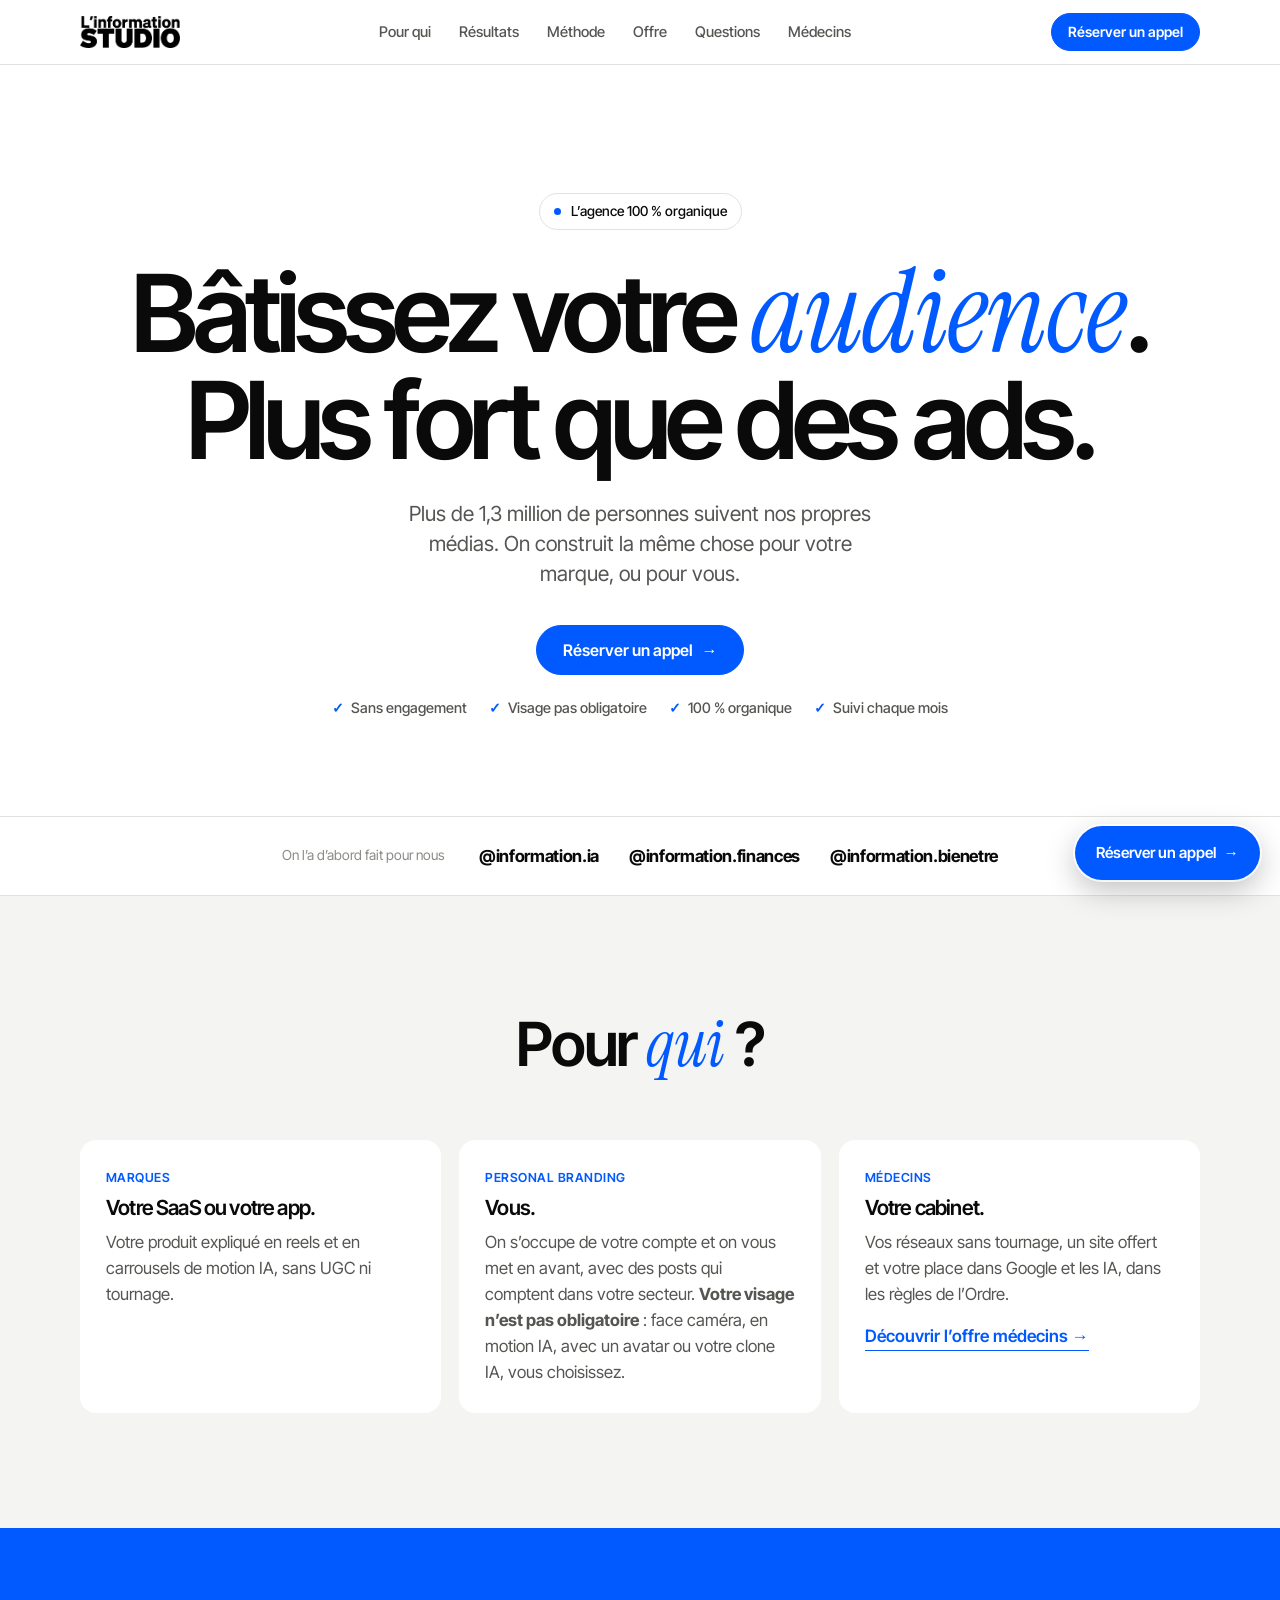
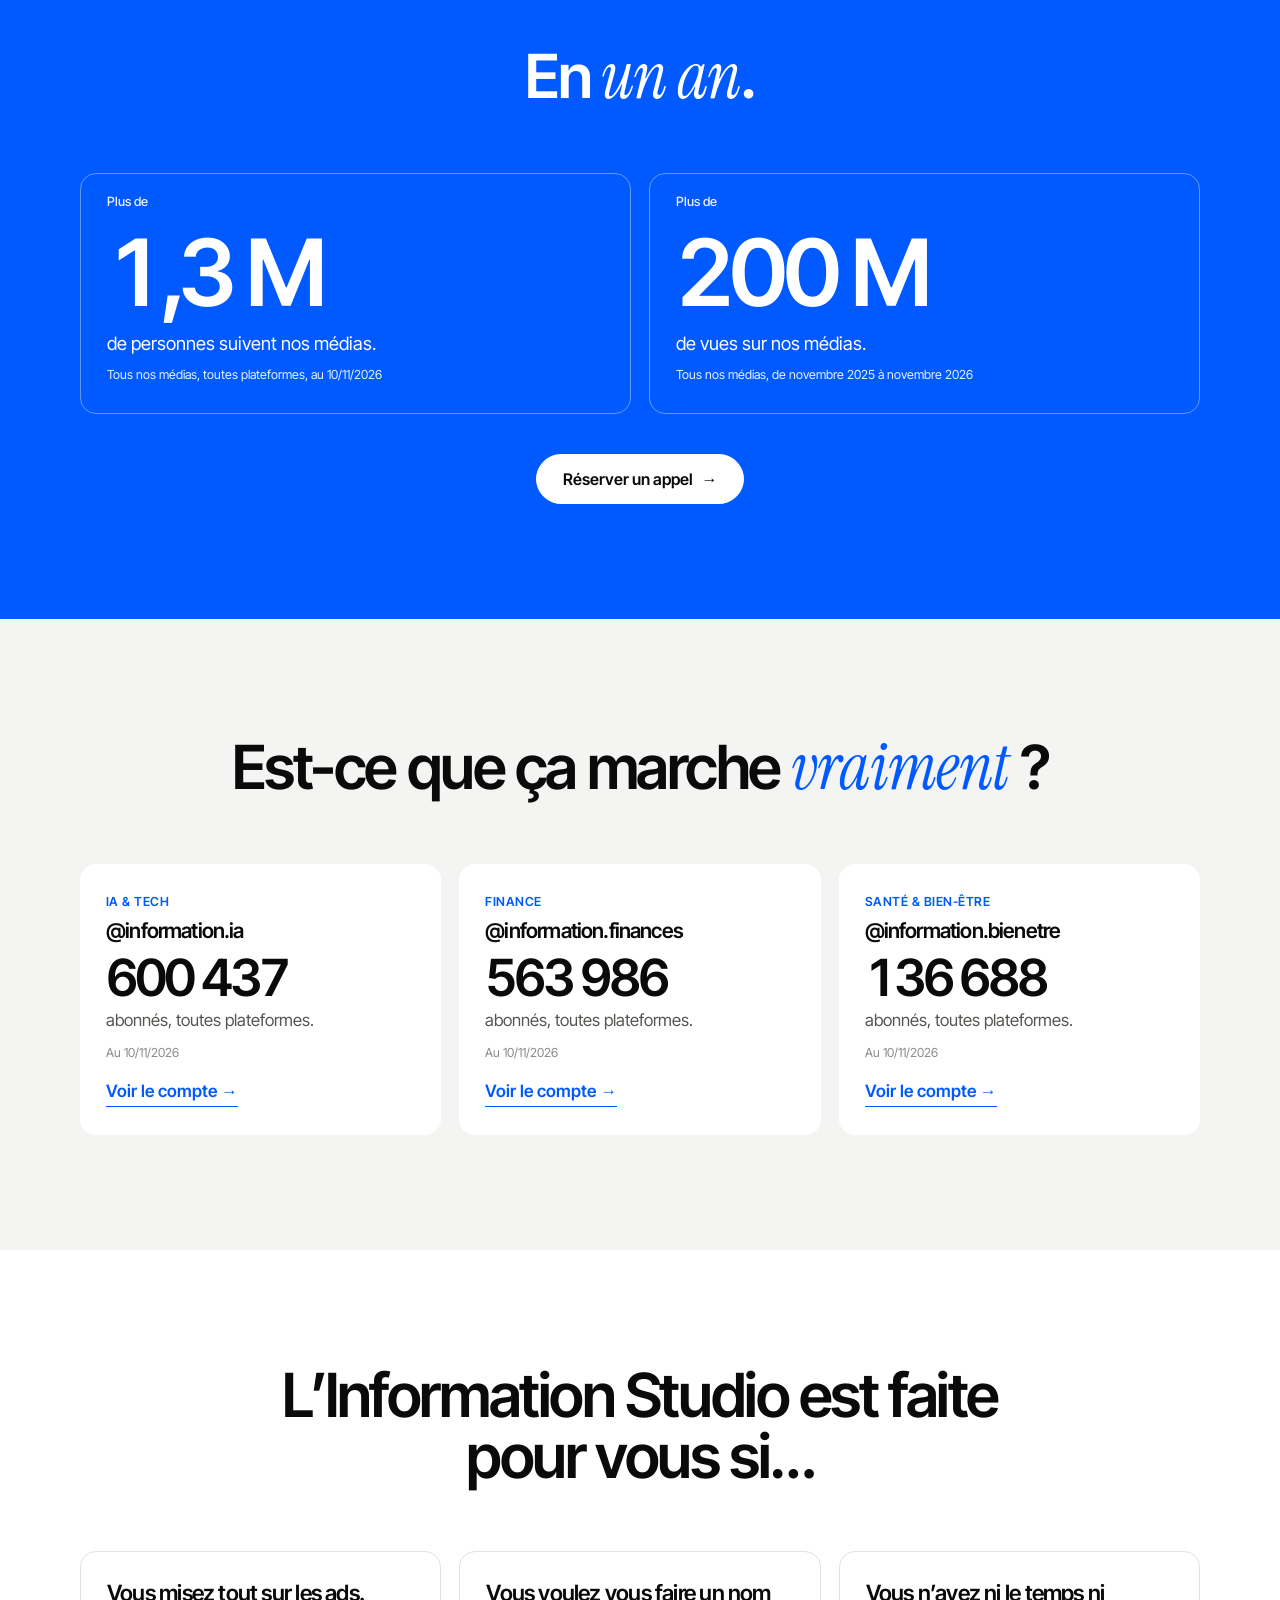
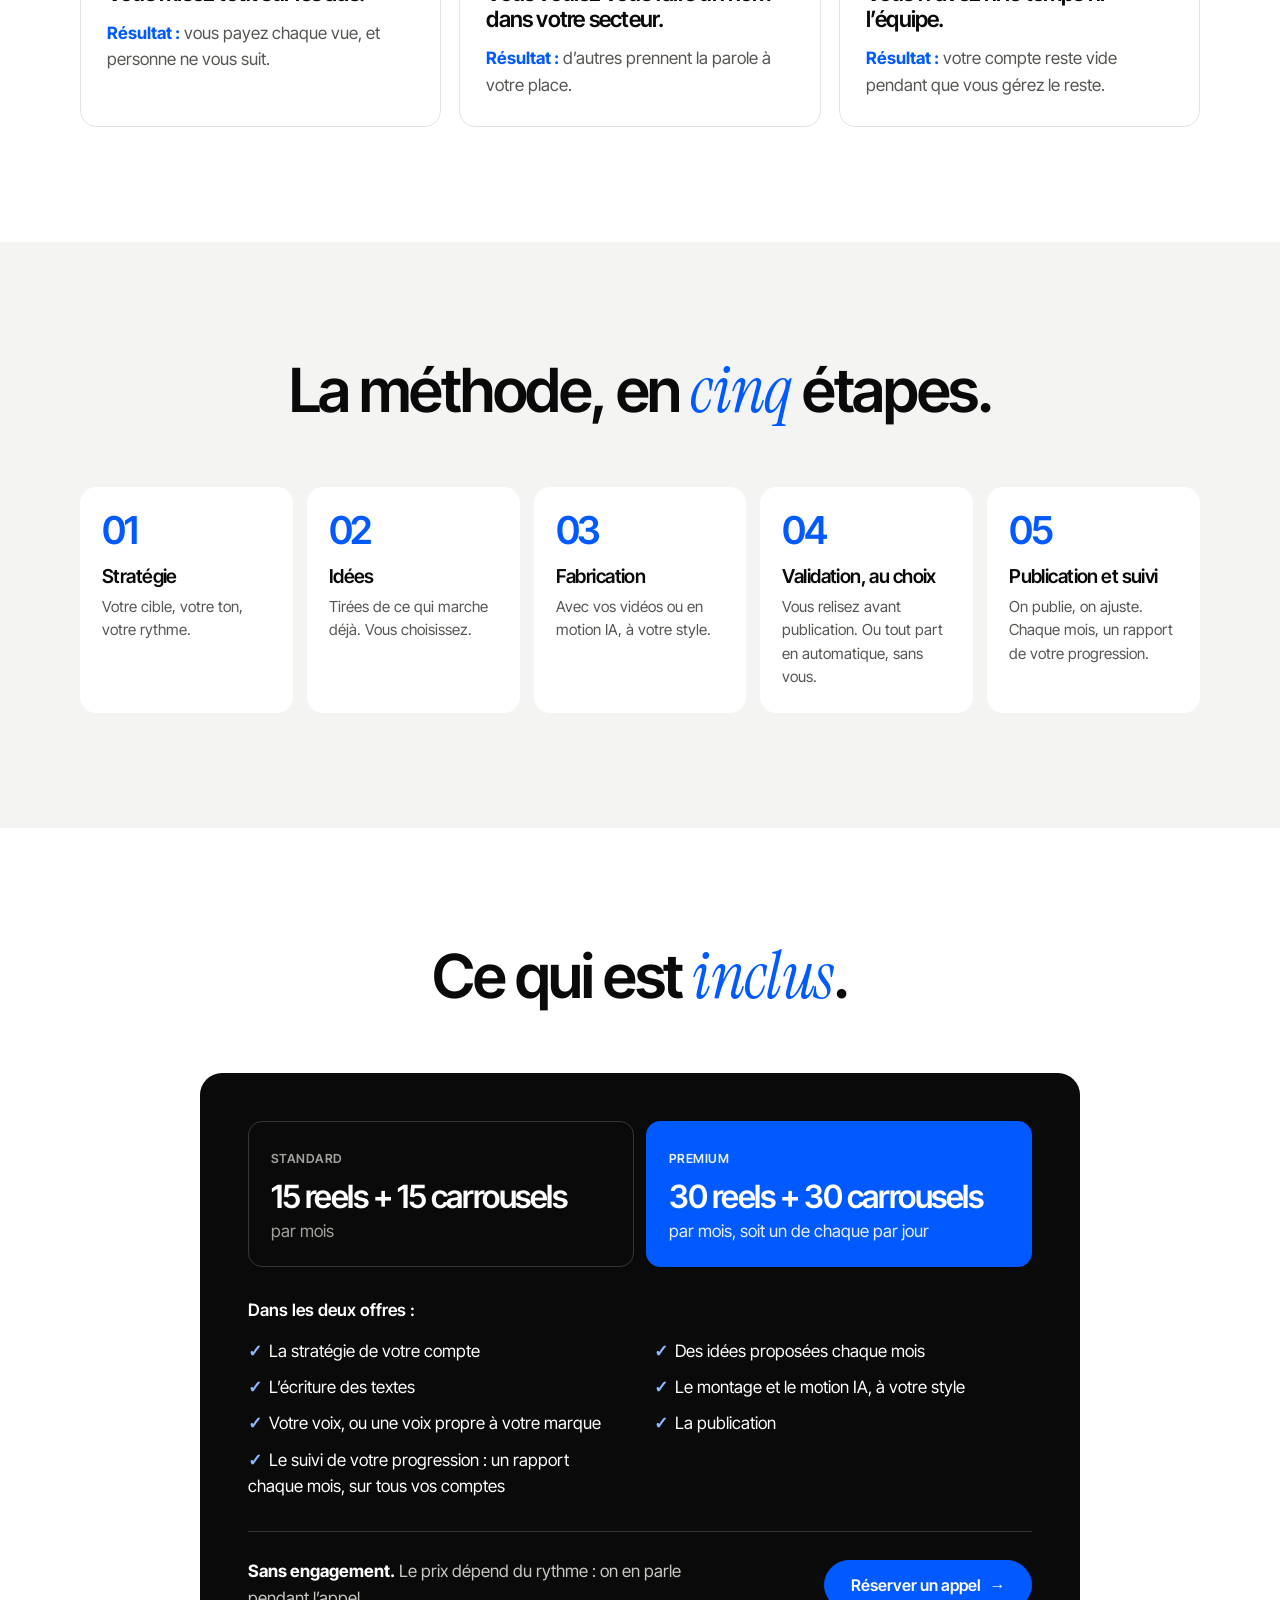
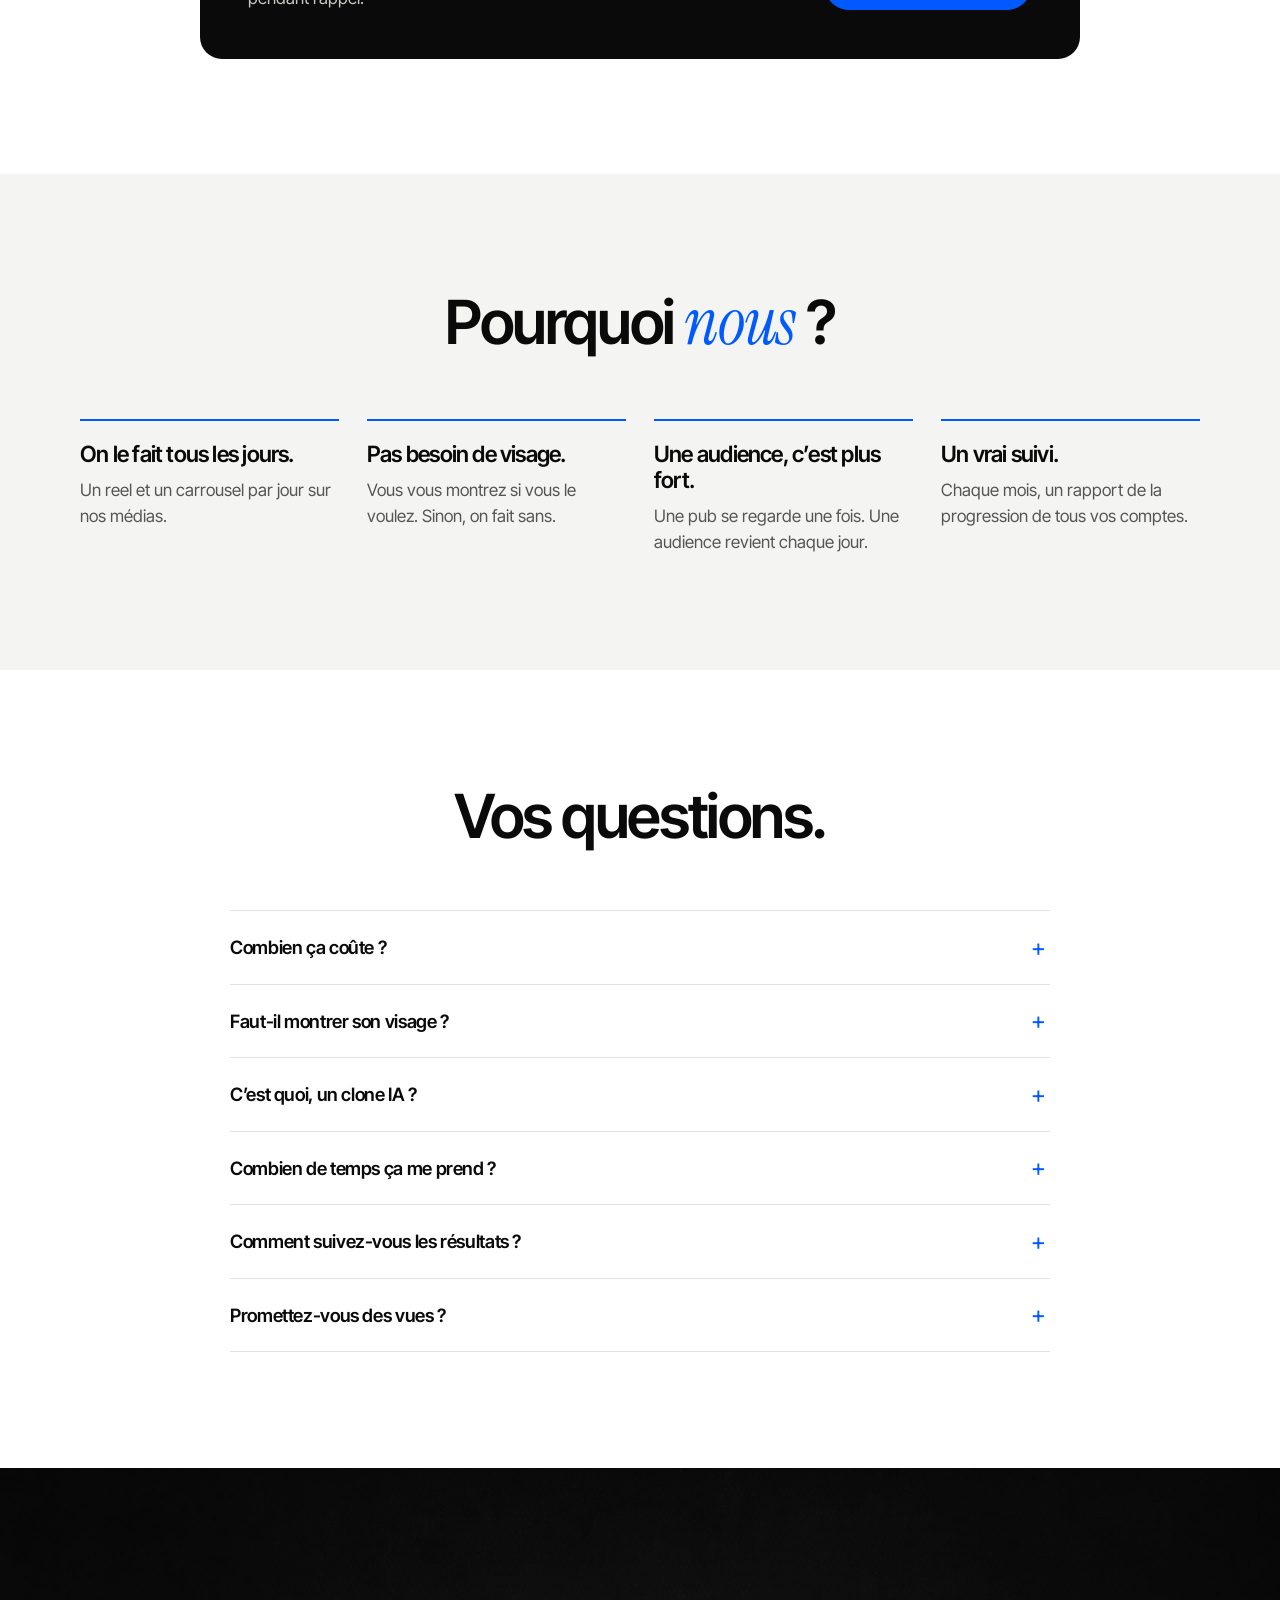
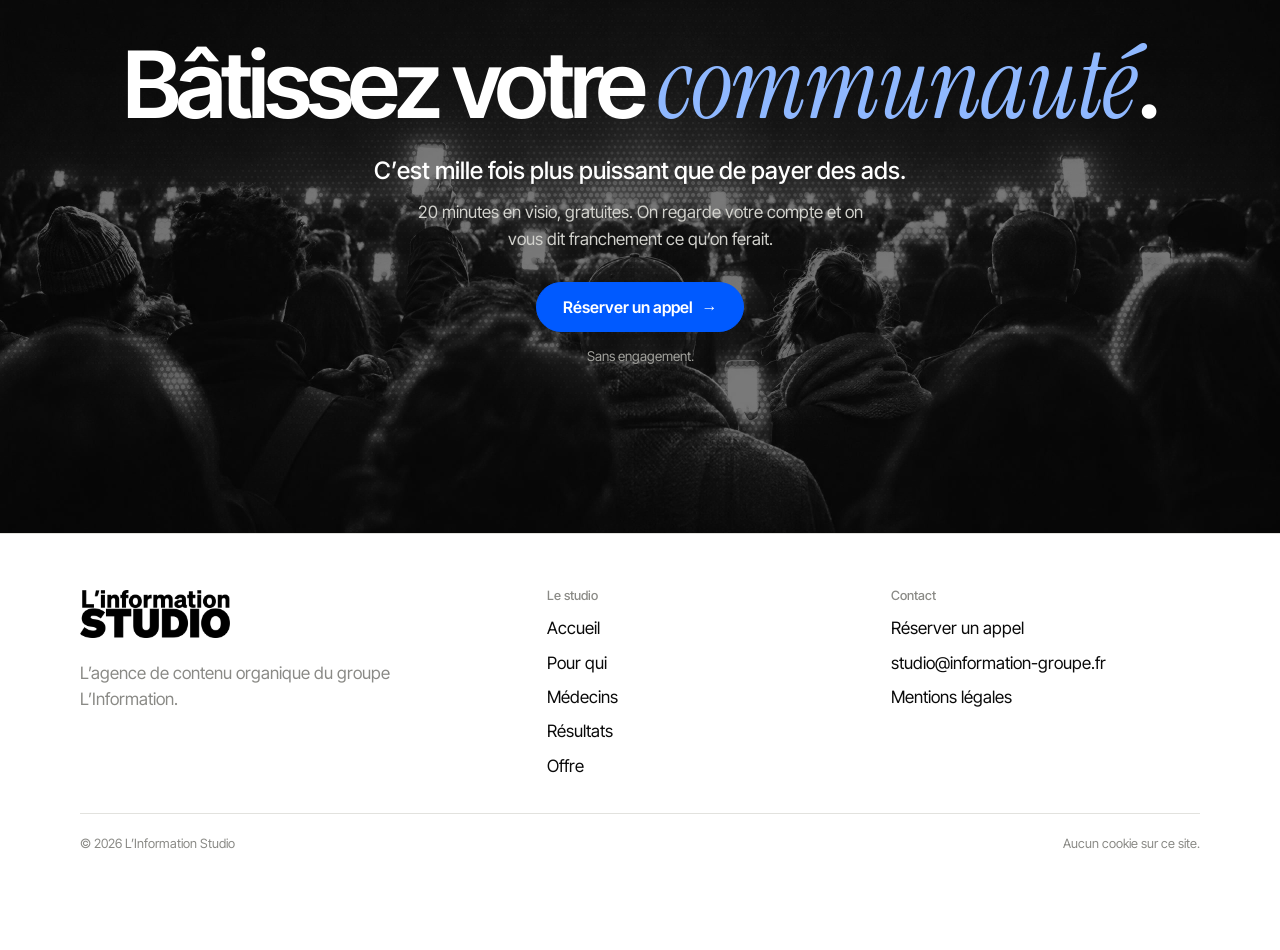
<file: index.html>
<!doctype html>
<html lang="fr">
<head>
  <meta charset="utf-8">
  <meta name="viewport" content="width=device-width, initial-scale=1">
  <title>L’Information Studio — Bâtissez votre audience, c’est plus fort que des ads</title>
  <meta name="description" content="L’Information Studio bâtit l’audience organique des SaaS, des apps et des personnes, en reels et en carrousels. Une audience, une communauté : bien plus fort que des ads.">
  <meta name="robots" content="noindex">
  <meta name="theme-color" content="#ffffff">
  <meta property="og:type" content="website">
  <meta property="og:locale" content="fr_FR">
  <meta property="og:site_name" content="L’Information Studio">
  <meta property="og:title" content="Bâtissez votre audience. C’est plus fort que des ads.">
  <meta property="og:description" content="Reels et carrousels pour votre marque ou pour vous, avec ou sans visage. Chaque abonné gagné reste à vous.">
  <meta property="og:image" content="https://victor21270.github.io/information-studio/assets/apercu.png">
  <meta property="og:image:width" content="1200">
  <meta property="og:image:height" content="630">
  <meta name="twitter:card" content="summary_large_image">
  <link rel="icon" href="assets/favicon.png" type="image/png">
  <link rel="apple-touch-icon" href="assets/apple-touch-icon.png">
  <link rel="preload" href="assets/fonts/inter-tight-latin-600-normal.woff2" as="font" type="font/woff2" crossorigin>
  <link rel="stylesheet" href="style.css?v=168985af">
  <script src="script.js?v=7c178f80" defer></script>
</head>
<body>
  <a class="lien-evitement" href="#contenu">Aller au contenu</a>
  <header class="menu">
    <div class="page menu-in">
      <a class="logo" href="index.html" aria-label="L’Information Studio, accueil">
        <img src="assets/logo-studio.png" alt="L’Information Studio" width="100" height="32">
      </a>
      <nav class="nav" aria-label="Sections de la page">
        <a href="#pour-qui">Pour qui</a>
        <a href="#resultats">Résultats</a>
        <a href="#methode">Méthode</a>
        <a href="#offre">Offre</a>
        <a href="#questions">Questions</a>
        <a href="medecins.html">Médecins</a>
      </nav>
      <a class="btn btn-petit" href="https://calendar.app.google/RDV-A-COMPLETER">Réserver un appel</a>
    </div>
  </header>
  <main id="contenu">

    <section class="une">
      <div class="page">
        <p class="etiquette">L’agence 100&nbsp;% organique</p>
        <h1>Bâtissez votre <em>audience</em>.<br>Plus fort que des ads.</h1>
        <p class="sous">Plus de 1,3&nbsp;million de personnes suivent nos propres médias. On construit la même chose pour votre marque, ou pour vous.</p>
        <a class="btn" href="https://calendar.app.google/RDV-A-COMPLETER">Réserver un appel <span aria-hidden="true">→</span></a>
        <ul class="garanties"><li>Sans engagement</li><li>Visage pas obligatoire</li><li>100&nbsp;% organique</li><li>Suivi chaque mois</li></ul>
      </div>
    </section>

    <section class="bande" aria-label="Nos médias">
      <div class="page bande-in">
        <p>On l’a d’abord fait pour nous</p>
        <ul>
          <li><a href="https://www.instagram.com/information.ia/" target="_blank" rel="noopener">@information.ia</a></li>
          <li><a href="https://www.instagram.com/information.finances/" target="_blank" rel="noopener">@information.finances</a></li>
          <li><a href="https://www.instagram.com/information.bienetre/" target="_blank" rel="noopener">@information.bienetre</a></li>
        </ul>
      </div>
    </section>

    <section class="section gris-fond" id="pour-qui">
      <div class="page">
      <div class="titre">
        <h2>Pour <em>qui</em>&nbsp;?</h2>
      </div>
        <div class="cartes">
        <article class="carte">
          <span class="tag">Marques</span>
          <h3>Votre SaaS ou votre app.</h3>
          <p>Votre produit expliqué en reels et en carrousels de motion IA, sans UGC ni tournage.</p>
        </article>
        <article class="carte">
          <span class="tag">Personal branding</span>
          <h3>Vous.</h3>
          <p>On s’occupe de votre compte et on vous met en avant, avec des posts qui comptent dans votre secteur. <b>Votre visage n’est pas obligatoire</b>&nbsp;: face caméra, en motion IA, avec un avatar ou votre clone IA, vous choisissez.</p>
        </article>
        <article class="carte">
          <span class="tag">Médecins</span>
          <h3>Votre cabinet.</h3>
          <p>Vos réseaux sans tournage, un site offert et votre place dans Google et les IA, dans les règles de l’Ordre.</p>
          <a class="lien" href="medecins.html">Découvrir l’offre médecins <span aria-hidden="true">→</span></a>
        </article>
        </div>
      </div>
    </section>

    <section class="section bande-accent">
      <div class="page">
      <div class="titre">
        <h2>En <em>un an</em>.</h2>
      </div>
        <div class="chiffres">
        <div class="case">
          <div class="n"><small>Plus de</small>1,3&nbsp;M</div>
          <p>de personnes suivent nos médias.</p>
          <span class="source">Tous nos médias, toutes plateformes, au 10/11/2026</span>
        </div>
        <div class="case">
          <div class="n"><small>Plus de</small>200&nbsp;M</div>
          <p>de vues sur nos médias.</p>
          <span class="source">Tous nos médias, de novembre 2025 à novembre 2026</span>
        </div>
        </div>
        <div class="centre"><a class="btn btn-blanc" href="https://calendar.app.google/RDV-A-COMPLETER">Réserver un appel <span aria-hidden="true">→</span></a></div>
      </div>
    </section>

    <section class="section gris-fond" id="resultats">
      <div class="page">
      <div class="titre">
        <h2>Est-ce que ça marche <em>vraiment</em>&nbsp;?</h2>
      </div>
        <div class="cartes">
        <article class="carte">
          <span class="tag">IA &amp; tech</span>
          <h3>@information.ia</h3>
          <p><span class="gros">600&nbsp;437</span>abonnés, toutes plateformes.</p>
          <span class="source">Au 10/11/2026</span>
          <a class="lien" href="https://www.instagram.com/information.ia/" target="_blank" rel="noopener">Voir le compte <span aria-hidden="true">→</span></a>
        </article>
        <article class="carte">
          <span class="tag">Finance</span>
          <h3>@information.finances</h3>
          <p><span class="gros">563&nbsp;986</span>abonnés, toutes plateformes.</p>
          <span class="source">Au 10/11/2026</span>
          <a class="lien" href="https://www.instagram.com/information.finances/" target="_blank" rel="noopener">Voir le compte <span aria-hidden="true">→</span></a>
        </article>
        <article class="carte">
          <span class="tag">Santé &amp; bien-être</span>
          <h3>@information.bienetre</h3>
          <p><span class="gros">136&nbsp;688</span>abonnés, toutes plateformes.</p>
          <span class="source">Au 10/11/2026</span>
          <a class="lien" href="https://www.instagram.com/information.bienetre/" target="_blank" rel="noopener">Voir le compte <span aria-hidden="true">→</span></a>
        </article>
        </div>
      </div>
    </section>

    <section class="section">
      <div class="page">
      <div class="titre">
        <h2>L’Information Studio est faite pour vous si…</h2>
      </div>
        <div class="situations">
        <div class="situation">
          <h3>Vous misez tout sur les ads.</h3>
          <p><b>Résultat&nbsp;:</b> vous payez chaque vue, et personne ne vous suit.</p>
        </div>
        <div class="situation">
          <h3>Vous voulez vous faire un nom dans votre secteur.</h3>
          <p><b>Résultat&nbsp;:</b> d’autres prennent la parole à votre place.</p>
        </div>
        <div class="situation">
          <h3>Vous n’avez ni le temps ni l’équipe.</h3>
          <p><b>Résultat&nbsp;:</b> votre compte reste vide pendant que vous gérez le reste.</p>
        </div>
        </div>
      </div>
    </section>

    <section class="section gris-fond" id="methode">
      <div class="page">
      <div class="titre">
        <h2>La méthode, en <em>cinq</em> étapes.</h2>
      </div>
        <ol class="etapes">
        <li>
          <span class="num">01</span>
          <h3>Stratégie</h3>
          <p>Votre cible, votre ton, votre rythme.</p>
        </li>
        <li>
          <span class="num">02</span>
          <h3>Idées</h3>
          <p>Tirées de ce qui marche déjà. Vous choisissez.</p>
        </li>
        <li>
          <span class="num">03</span>
          <h3>Fabrication</h3>
          <p>Avec vos vidéos ou en motion IA, à votre style.</p>
        </li>
        <li>
          <span class="num">04</span>
          <h3>Validation, au choix</h3>
          <p>Vous relisez avant publication. Ou tout part en automatique, sans vous.</p>
        </li>
        <li>
          <span class="num">05</span>
          <h3>Publication et suivi</h3>
          <p>On publie, on ajuste. Chaque mois, un rapport de votre progression.</p>
        </li>
        </ol>
      </div>
    </section>

    <section class="section" id="offre">
      <div class="page">
      <div class="titre">
        <h2>Ce qui est <em>inclus</em>.</h2>
      </div>
        <div class="pack">
          <div class="offres">
            <div class="offre">
              <span class="tag">Standard</span>
              <div class="o-n">15 reels + 15 carrousels</div>
              <span class="o-r">par mois</span>
            </div>
            <div class="offre premium">
              <span class="tag">Premium</span>
              <div class="o-n">30 reels + 30 carrousels</div>
              <span class="o-r">par mois, soit un de chaque par jour</span>
            </div>
          </div>
          <p class="pack-titre">Dans les deux offres&nbsp;:</p>
          <ul class="coches"><li>La stratégie de votre compte</li><li>Des idées proposées chaque mois</li><li>L’écriture des textes</li><li>Le montage et le motion IA, à votre style</li><li>Votre voix, ou une voix propre à votre marque</li><li>La publication</li><li>Le suivi de votre progression&nbsp;: un rapport chaque mois, sur tous vos comptes</li></ul>
          <div class="pack-bas">
            <p><b>Sans engagement.</b> Le prix dépend du rythme&nbsp;: on en parle pendant l’appel.</p>
            <a class="btn" href="https://calendar.app.google/RDV-A-COMPLETER">Réserver un appel <span aria-hidden="true">→</span></a>
          </div>
        </div>
      </div>
    </section>

    <section class="section gris-fond">
      <div class="page">
      <div class="titre">
        <h2>Pourquoi <em>nous</em>&nbsp;?</h2>
      </div>
        <div class="pourquoi quatre">
        <div>
          <h3>On le fait tous les jours.</h3>
          <p>Un reel et un carrousel par jour sur nos médias.</p>
        </div>
        <div>
          <h3>Pas besoin de visage.</h3>
          <p>Vous vous montrez si vous le voulez. Sinon, on fait sans.</p>
        </div>
        <div>
          <h3>Une audience, c’est plus fort.</h3>
          <p>Une pub se regarde une fois. Une audience revient chaque jour.</p>
        </div>
        <div>
          <h3>Un vrai suivi.</h3>
          <p>Chaque mois, un rapport de la progression de tous vos comptes.</p>
        </div>
        </div>
      </div>
    </section>

    <section class="section" id="questions">
      <div class="page">
      <div class="titre">
        <h2>Vos questions.</h2>
      </div>
        <div class="faq">
          <details>
            <summary>Combien ça coûte&nbsp;?</summary>
            <p>Cela dépend du rythme choisi. On vous donne un prix clair pendant l’appel.</p>
          </details>
          <details>
            <summary>Faut-il montrer son visage&nbsp;?</summary>
            <p>Non. Pour une marque, tout se fait en motion IA, sans tournage. Pour vous, c’est au choix&nbsp;: face caméra avec votre téléphone, en motion IA sans aucun visage, avec un avatar ou avec votre clone IA.</p>
          </details>
          <details>
            <summary>C’est quoi, un clone IA&nbsp;?</summary>
            <p>Une version de vous faite par l’IA, à votre image et à votre voix. Il ne se crée qu’avec votre accord, et ses vidéos sont signalées comme faites par IA, comme le prévoient la loi influence de 2023 et l’AI Act européen.</p>
          </details>
          <details>
            <summary>Combien de temps ça me prend&nbsp;?</summary>
            <p>Un appel au départ. Ensuite, c’est au choix&nbsp;: vous relisez chaque contenu avant publication, ou tout tourne en automatique, sans vous.</p>
          </details>
          <details>
            <summary>Comment suivez-vous les résultats&nbsp;?</summary>
            <p>Chaque mois, vous recevez un rapport des performances de tous vos comptes&nbsp;: les abonnés, les vues, et ce qu’on ajuste pour le mois suivant.</p>
          </details>
          <details>
            <summary>Promettez-vous des vues&nbsp;?</summary>
            <p>Non, personne ne peut les promettre honnêtement. On promet la méthode, le rythme et un rapport franc chaque mois.</p>
          </details>
        </div>
      </div>
    </section>

    <section class="appel" id="rdv">
      <img class="appel-photo" src="assets/une-foule-tramee-2560.jpg" alt="" loading="lazy" decoding="async">
      <div class="page appel-in">
        <h2>Bâtissez votre <em>communauté</em>.</h2>
        <p class="punch">C’est mille fois plus puissant que de payer des ads.</p>
        <p>20 minutes en visio, gratuites. On regarde votre compte et on vous dit franchement ce qu’on ferait.</p>
        <a class="btn" href="https://calendar.app.google/RDV-A-COMPLETER">Réserver un appel <span aria-hidden="true">→</span></a>
        <span class="mention">Sans engagement.</span>
      </div>
    </section>
  </main>

  <footer class="pied">
    <div class="page">
      <div>
        <a class="logo" href="index.html" aria-label="L’Information Studio, accueil">
        <img src="assets/logo-studio.png" alt="L’Information Studio" width="100" height="32">
      </a>
        <p>L’agence de contenu organique du groupe L’Information.</p>
      </div>
      <div>
        <h4>Le studio</h4>
        <ul>
          <li><a href="index.html">Accueil</a></li>
          <li><a href="index.html#pour-qui">Pour qui</a></li>
          <li><a href="medecins.html">Médecins</a></li>
          <li><a href="index.html#resultats">Résultats</a></li>
          <li><a href="index.html#offre">Offre</a></li>
        </ul>
      </div>
      <div>
        <h4>Contact</h4>
        <ul>
          <li><a href="https://calendar.app.google/RDV-A-COMPLETER">Réserver un appel</a></li>
          <!-- Adresse proposée, à créer chez OVH avant la mise en ligne -->
          <li><a href="mailto:studio@information-groupe.fr">studio@information-groupe.fr</a></li>
          <li><a href="mentions-legales.html">Mentions légales</a></li>
        </ul>
      </div>
      <div class="bas">
        <span>© 2026 L’Information Studio</span>
        <span>Aucun cookie sur ce site.</span>
      </div>
    </div>
  </footer>
  <a class="flottant" href="https://calendar.app.google/RDV-A-COMPLETER">Réserver un appel <span aria-hidden="true">→</span></a>
</body>
</html>
</file>
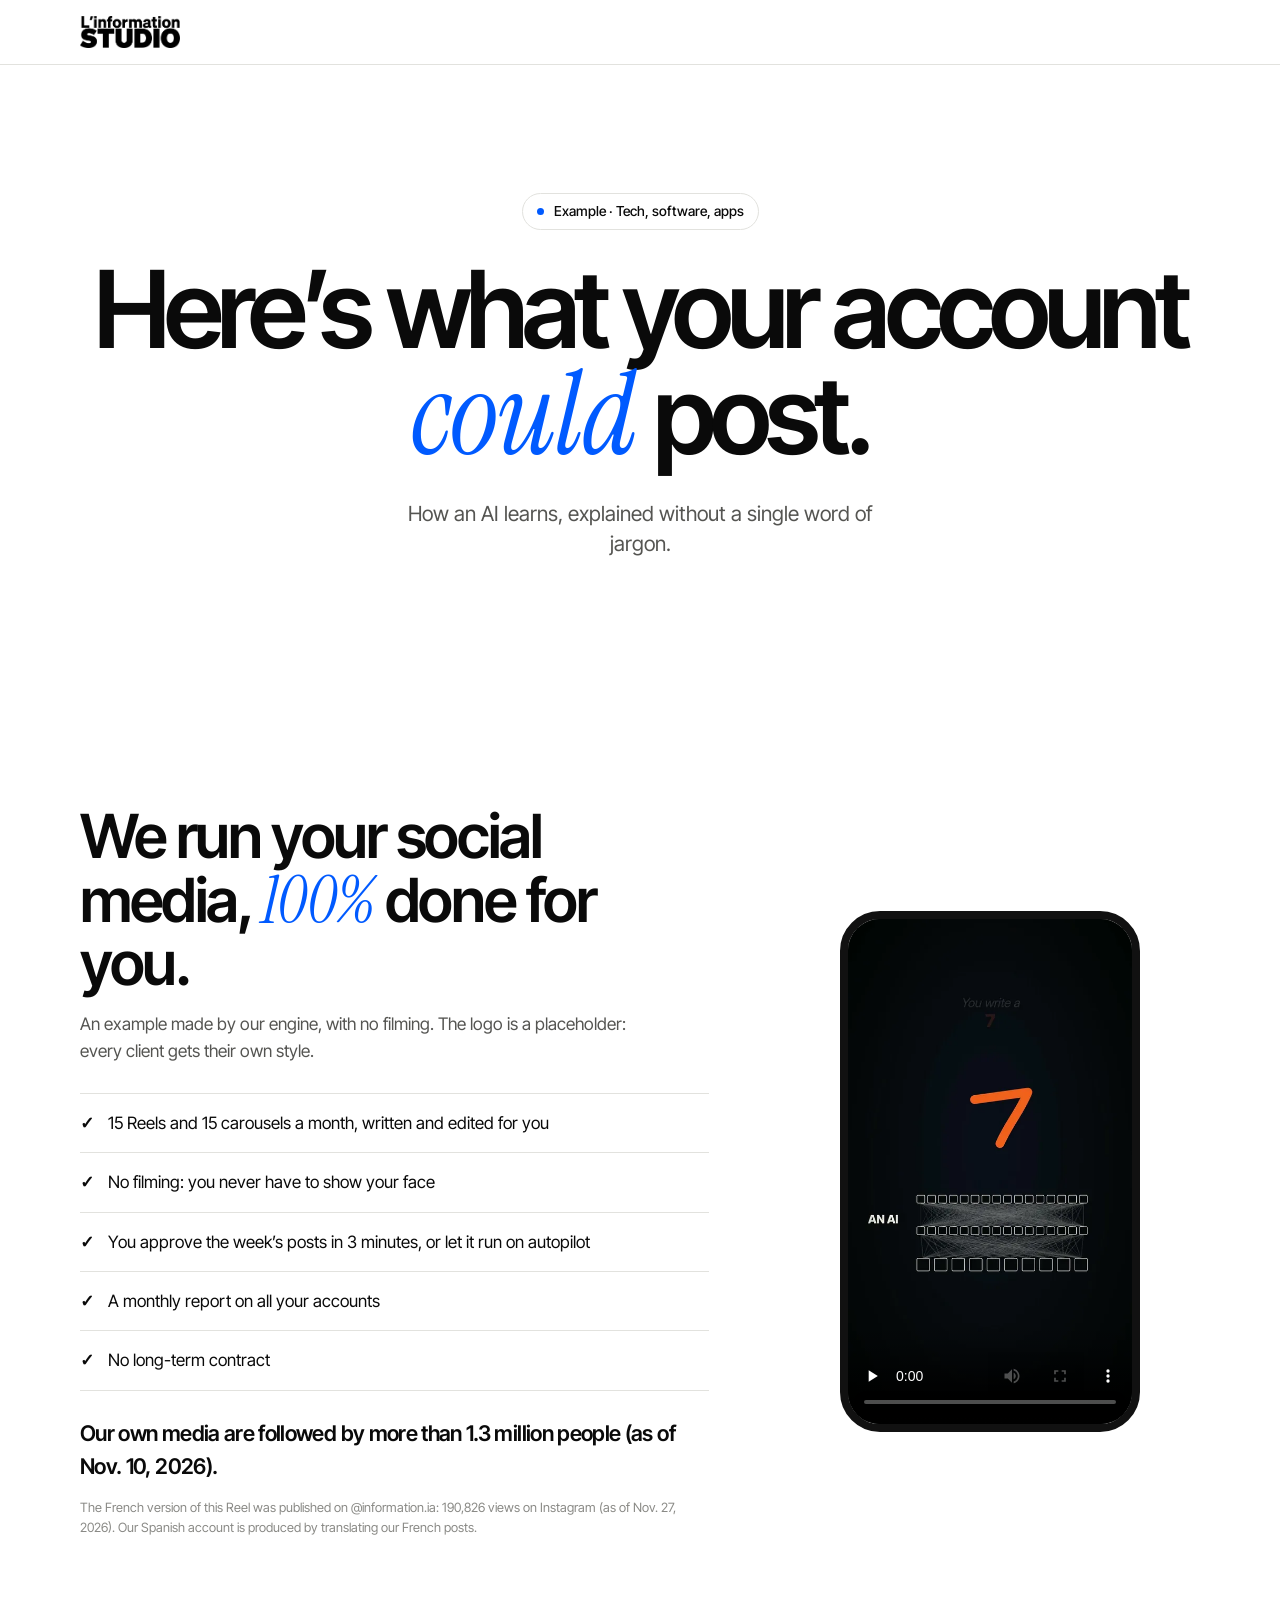
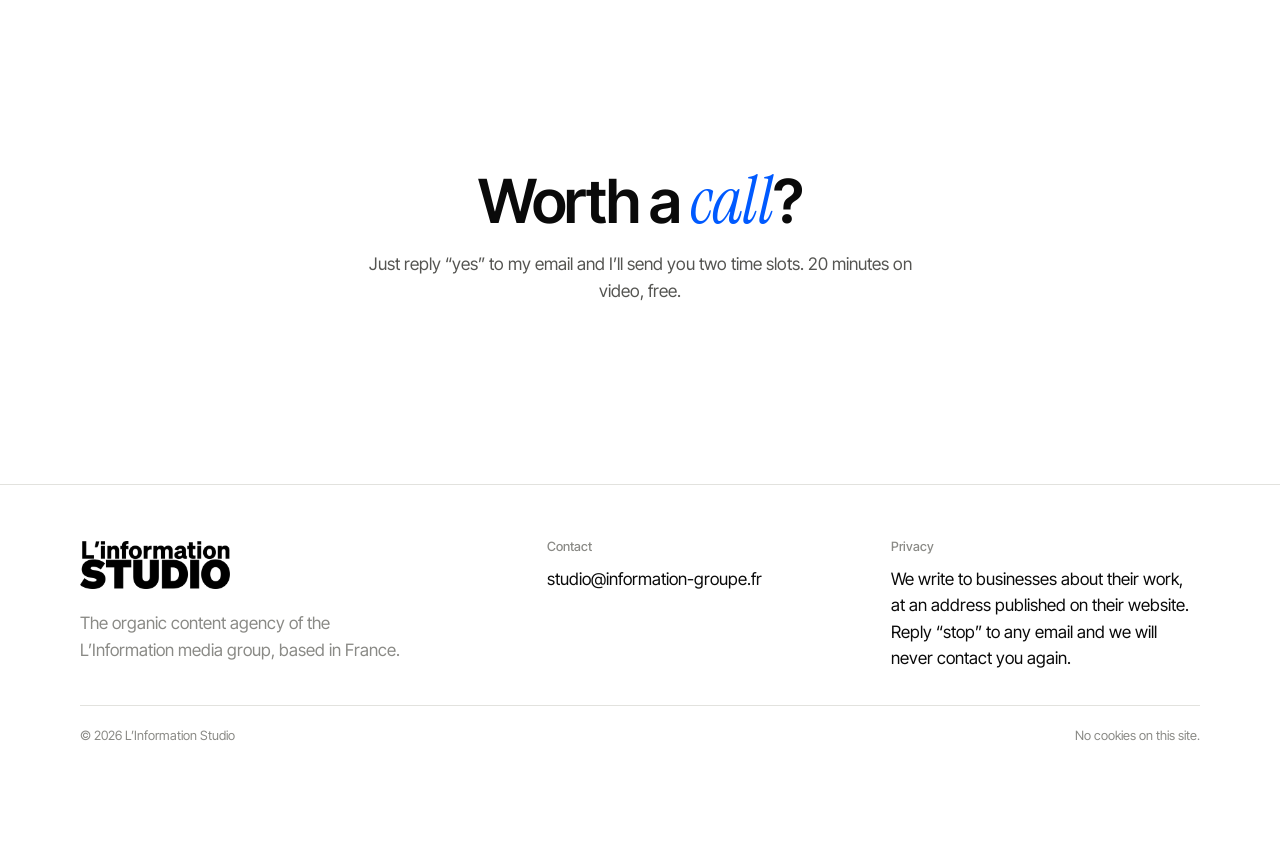
<file: example-ai.html>
<!doctype html>
<html lang="en">
<head>
  <meta charset="utf-8">
  <meta name="viewport" content="width=device-width, initial-scale=1">
  <title>Example: Tech, software, apps — L’Information Studio</title>
  <meta name="description" content="What your account could post, with no filming.">
  <meta name="robots" content="noindex">
  <meta name="theme-color" content="#ffffff">
  <meta property="og:type" content="website">
  <meta property="og:locale" content="en_US">
  <meta property="og:site_name" content="L’Information Studio">
  <meta property="og:title" content="Here’s what your account could post">
  <meta property="og:description" content="An example for tech, software, apps, by L’Information Studio.">
  <meta property="og:image" content="https://victor21270.github.io/information-studio/assets/apercu.png">
  <meta property="og:image:width" content="1200">
  <meta property="og:image:height" content="630">
  <meta name="twitter:card" content="summary_large_image">
  <link rel="icon" href="assets/favicon.png" type="image/png">
  <link rel="apple-touch-icon" href="assets/apple-touch-icon.png">
  <link rel="preload" href="assets/fonts/inter-tight-latin-600-normal.woff2" as="font" type="font/woff2" crossorigin>
  <link rel="stylesheet" href="style.css?v=168985af">
  <script src="script.js?v=7c178f80" defer></script>
</head>
<body>
  <a class="lien-evitement" href="#contenu">Skip to content</a>
  <header class="menu">
    <div class="page menu-in">
      <a class="logo" href="index.html" aria-label="L’Information Studio, accueil">
        <img src="assets/logo-studio.png" alt="L’Information Studio" width="100" height="32">
      </a>
      <nav class="nav" aria-label="Page sections">
        
      </nav>
      
    </div>
  </header>
  <main id="contenu">

        <section class="une">
          <div class="page">
            <p class="etiquette">Example · Tech, software, apps</p>
            <h1>Here’s what your account <em>could</em> post.</h1>
            <p class="sous">How an AI learns, explained without a single word of jargon.</p>
          </div>
        </section>
        <section class="section">
          <div class="page part">
            <div>
              <div class="titre">
        <h2>We run your social media, <em>100%</em> done for you.</h2>
        <p class="titre-sous">An example made by our engine, with no filming. The logo is a placeholder: every client gets their own style.</p>
      </div>
              <ul class="cadre-liste"><li>15 Reels and 15 carousels a month, written and edited for you</li><li>No filming: you never have to show your face</li><li>You approve the week’s posts in 3 minutes, or let it run on autopilot</li><li>A monthly report on all your accounts</li><li>No long-term contract</li></ul>
              <p class="fort">Our own media are followed by more than 1.3 million people (as of Nov. 10, 2026).</p>
              <p class="petit">The French version of this Reel was published on @information.ia: 190,826 views on Instagram (as of Nov. 27, 2026). Our Spanish account is produced by translating our French posts.</p>
            </div>
            <div class="telephone"><video controls preload="none" playsinline width="720" height="1280" poster="assets/exemples/tech-ia-en.webp"><source src="assets/exemples/tech-ia-en.mp4" type="video/mp4"></video></div>
          </div>
        </section>
        <section class="section">
          <div class="page centre">
            <div class="titre">
        <h2>Worth a <em>call</em>?</h2>
        <p class="titre-sous">Just reply “yes” to my email and I’ll send you two time slots. 20 minutes on video, free.</p>
      </div>
          </div>
        </section>
      </main>
      <footer class="pied">
        <div class="page">
          <div>
            <a class="logo" href="index.html" aria-label="L’Information Studio, accueil">
        <img src="assets/logo-studio.png" alt="L’Information Studio" width="100" height="32">
      </a>
            <p>The organic content agency of the L’Information media group, based in France.</p>
          </div>
          <div>
            <h4>Contact</h4>
            <ul>
              <li><a href="mailto:studio@information-groupe.fr">studio@information-groupe.fr</a></li>
            </ul>
          </div>
          <div>
            <h4>Privacy</h4>
            <ul>
              <li>We write to businesses about their work, at an address published on their website. Reply “stop” to any email and we will never contact you again.</li>
            </ul>
          </div>
          <div class="bas">
            <span>© 2026 L’Information Studio</span>
            <span>No cookies on this site.</span>
          </div>
        </div>
      </footer>
    </body>
    </html>
</file>
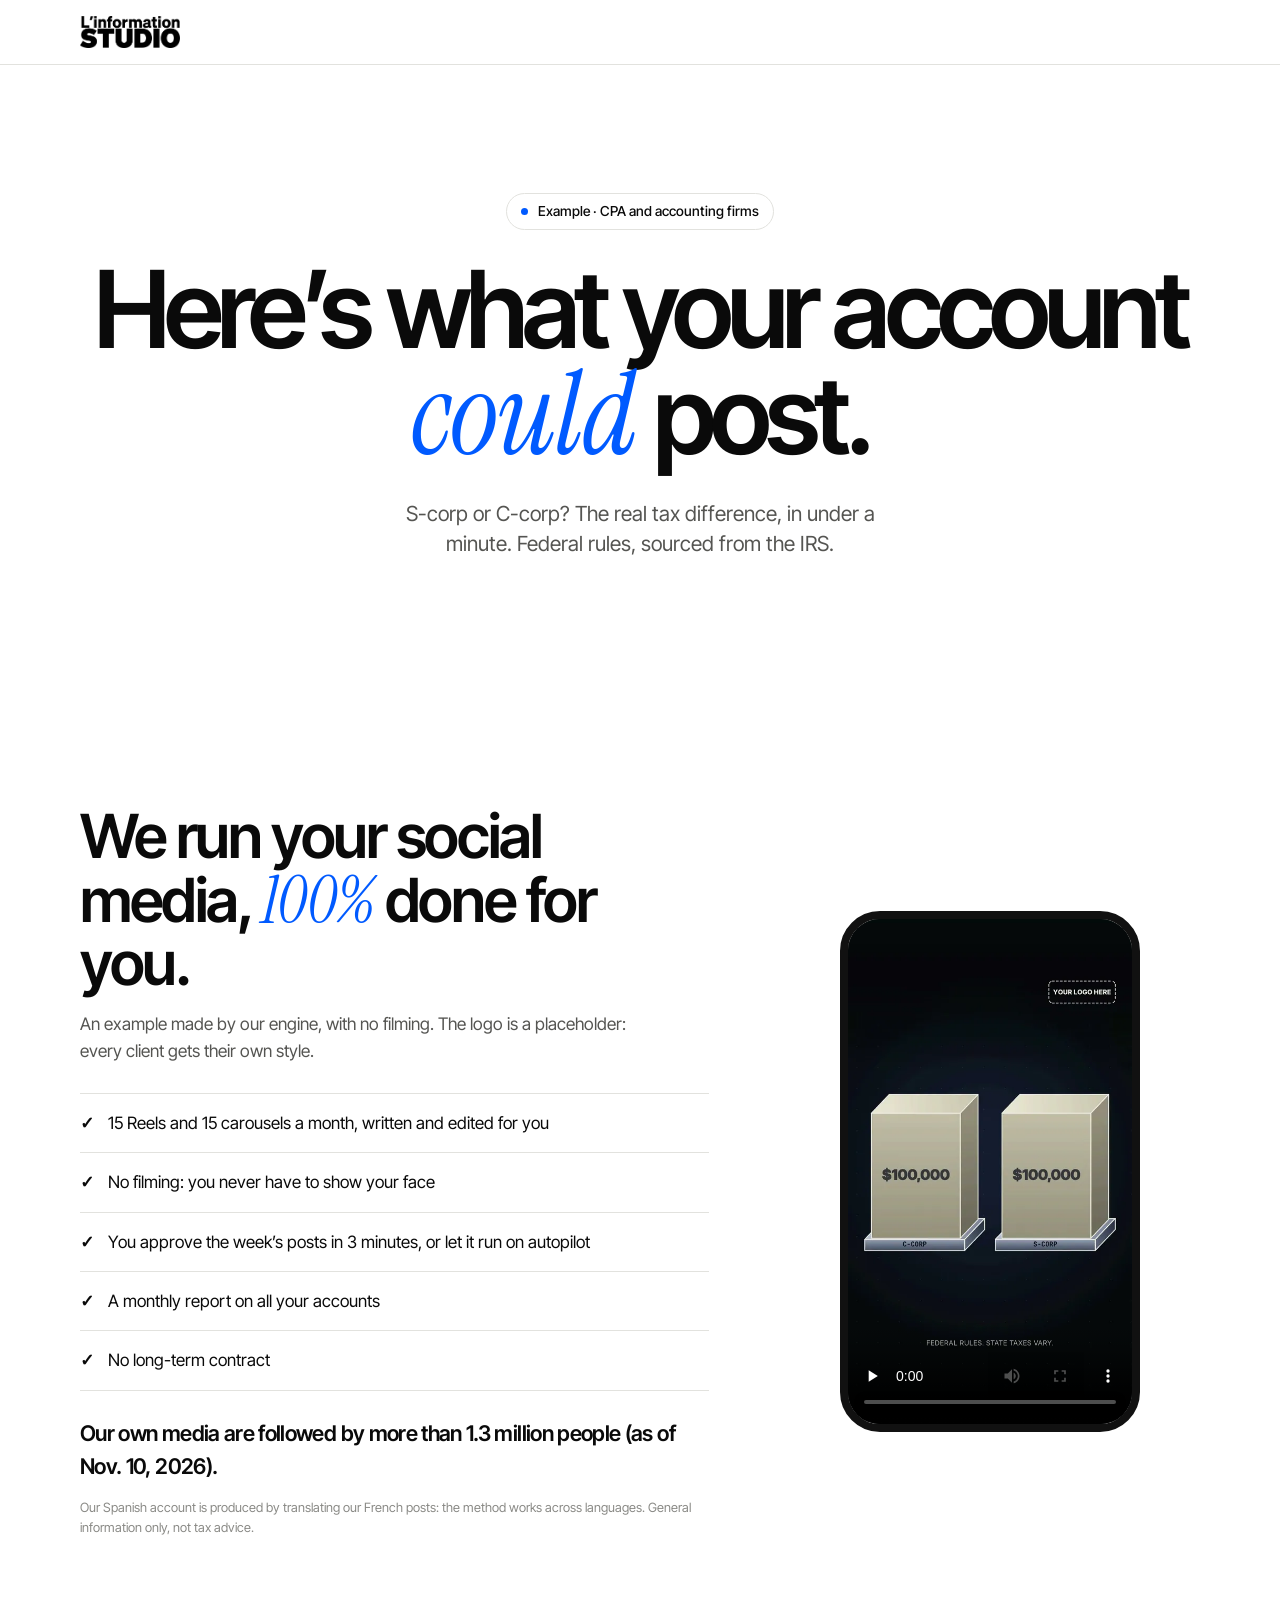
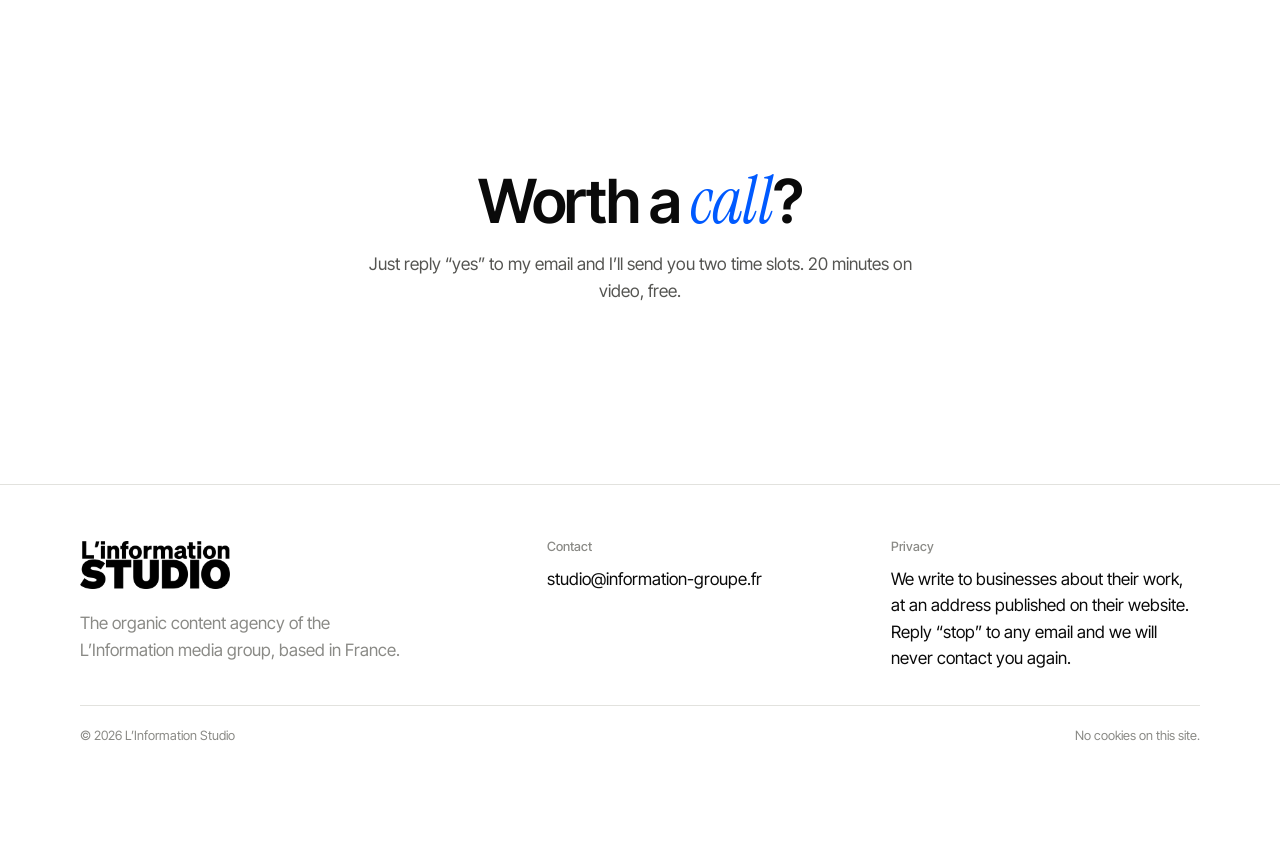
<file: example-cpa.html>
<!doctype html>
<html lang="en">
<head>
  <meta charset="utf-8">
  <meta name="viewport" content="width=device-width, initial-scale=1">
  <title>Example: CPA and accounting firms — L’Information Studio</title>
  <meta name="description" content="What your account could post, with no filming.">
  <meta name="robots" content="noindex">
  <meta name="theme-color" content="#ffffff">
  <meta property="og:type" content="website">
  <meta property="og:locale" content="en_US">
  <meta property="og:site_name" content="L’Information Studio">
  <meta property="og:title" content="Here’s what your account could post">
  <meta property="og:description" content="An example for cpa and accounting firms, by L’Information Studio.">
  <meta property="og:image" content="https://victor21270.github.io/information-studio/assets/apercu.png">
  <meta property="og:image:width" content="1200">
  <meta property="og:image:height" content="630">
  <meta name="twitter:card" content="summary_large_image">
  <link rel="icon" href="assets/favicon.png" type="image/png">
  <link rel="apple-touch-icon" href="assets/apple-touch-icon.png">
  <link rel="preload" href="assets/fonts/inter-tight-latin-600-normal.woff2" as="font" type="font/woff2" crossorigin>
  <link rel="stylesheet" href="style.css?v=168985af">
  <script src="script.js?v=7c178f80" defer></script>
</head>
<body>
  <a class="lien-evitement" href="#contenu">Skip to content</a>
  <header class="menu">
    <div class="page menu-in">
      <a class="logo" href="index.html" aria-label="L’Information Studio, accueil">
        <img src="assets/logo-studio.png" alt="L’Information Studio" width="100" height="32">
      </a>
      <nav class="nav" aria-label="Page sections">
        
      </nav>
      
    </div>
  </header>
  <main id="contenu">

        <section class="une">
          <div class="page">
            <p class="etiquette">Example · CPA and accounting firms</p>
            <h1>Here’s what your account <em>could</em> post.</h1>
            <p class="sous">S-corp or C-corp? The real tax difference, in under a minute. Federal rules, sourced from the IRS.</p>
          </div>
        </section>
        <section class="section">
          <div class="page part">
            <div>
              <div class="titre">
        <h2>We run your social media, <em>100%</em> done for you.</h2>
        <p class="titre-sous">An example made by our engine, with no filming. The logo is a placeholder: every client gets their own style.</p>
      </div>
              <ul class="cadre-liste"><li>15 Reels and 15 carousels a month, written and edited for you</li><li>No filming: you never have to show your face</li><li>You approve the week’s posts in 3 minutes, or let it run on autopilot</li><li>A monthly report on all your accounts</li><li>No long-term contract</li></ul>
              <p class="fort">Our own media are followed by more than 1.3 million people (as of Nov. 10, 2026).</p>
              <p class="petit">Our Spanish account is produced by translating our French posts: the method works across languages. General information only, not tax advice.</p>
            </div>
            <div class="telephone"><video controls preload="none" playsinline width="720" height="1280" poster="assets/exemples/us-scorp-ccorp.webp"><source src="assets/exemples/us-scorp-ccorp.mp4" type="video/mp4"></video></div>
          </div>
        </section>
        <section class="section">
          <div class="page centre">
            <div class="titre">
        <h2>Worth a <em>call</em>?</h2>
        <p class="titre-sous">Just reply “yes” to my email and I’ll send you two time slots. 20 minutes on video, free.</p>
      </div>
          </div>
        </section>
      </main>
      <footer class="pied">
        <div class="page">
          <div>
            <a class="logo" href="index.html" aria-label="L’Information Studio, accueil">
        <img src="assets/logo-studio.png" alt="L’Information Studio" width="100" height="32">
      </a>
            <p>The organic content agency of the L’Information media group, based in France.</p>
          </div>
          <div>
            <h4>Contact</h4>
            <ul>
              <li><a href="mailto:studio@information-groupe.fr">studio@information-groupe.fr</a></li>
            </ul>
          </div>
          <div>
            <h4>Privacy</h4>
            <ul>
              <li>We write to businesses about their work, at an address published on their website. Reply “stop” to any email and we will never contact you again.</li>
            </ul>
          </div>
          <div class="bas">
            <span>© 2026 L’Information Studio</span>
            <span>No cookies on this site.</span>
          </div>
        </div>
      </footer>
    </body>
    </html>
</file>
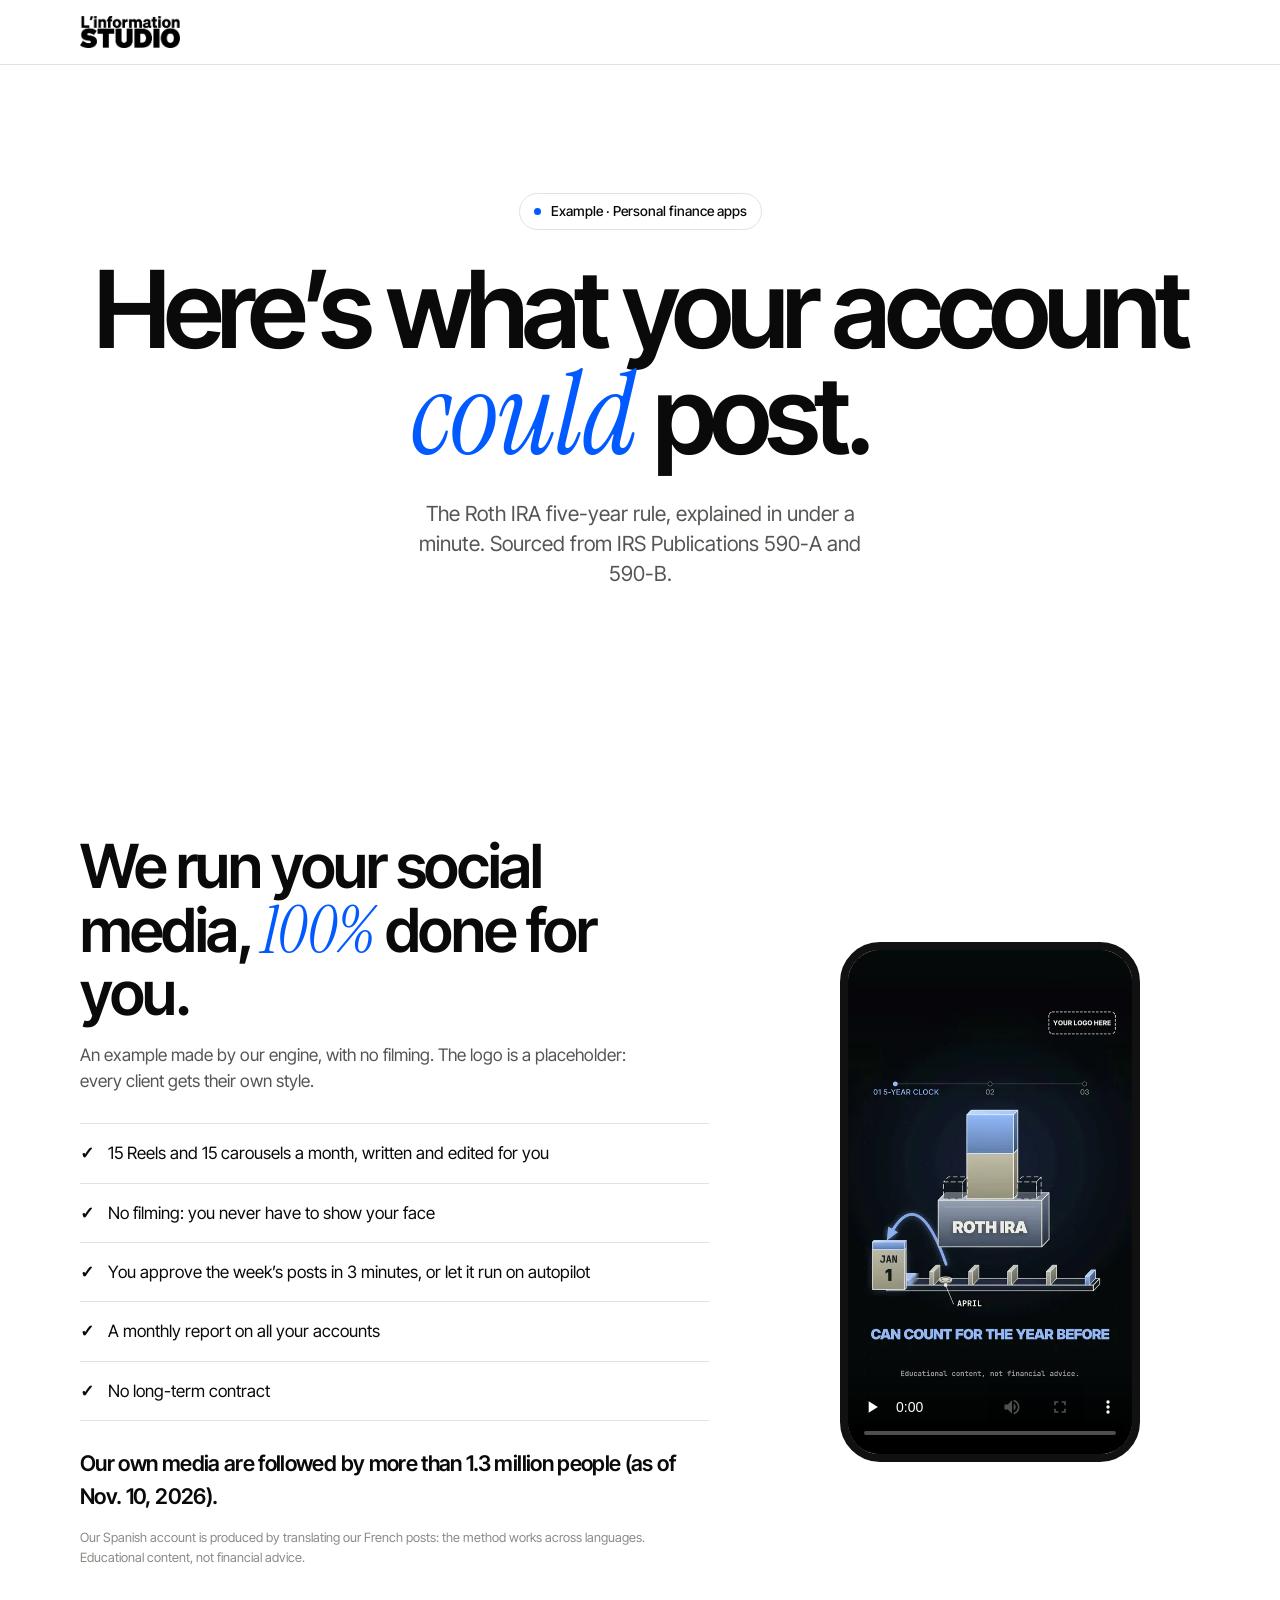
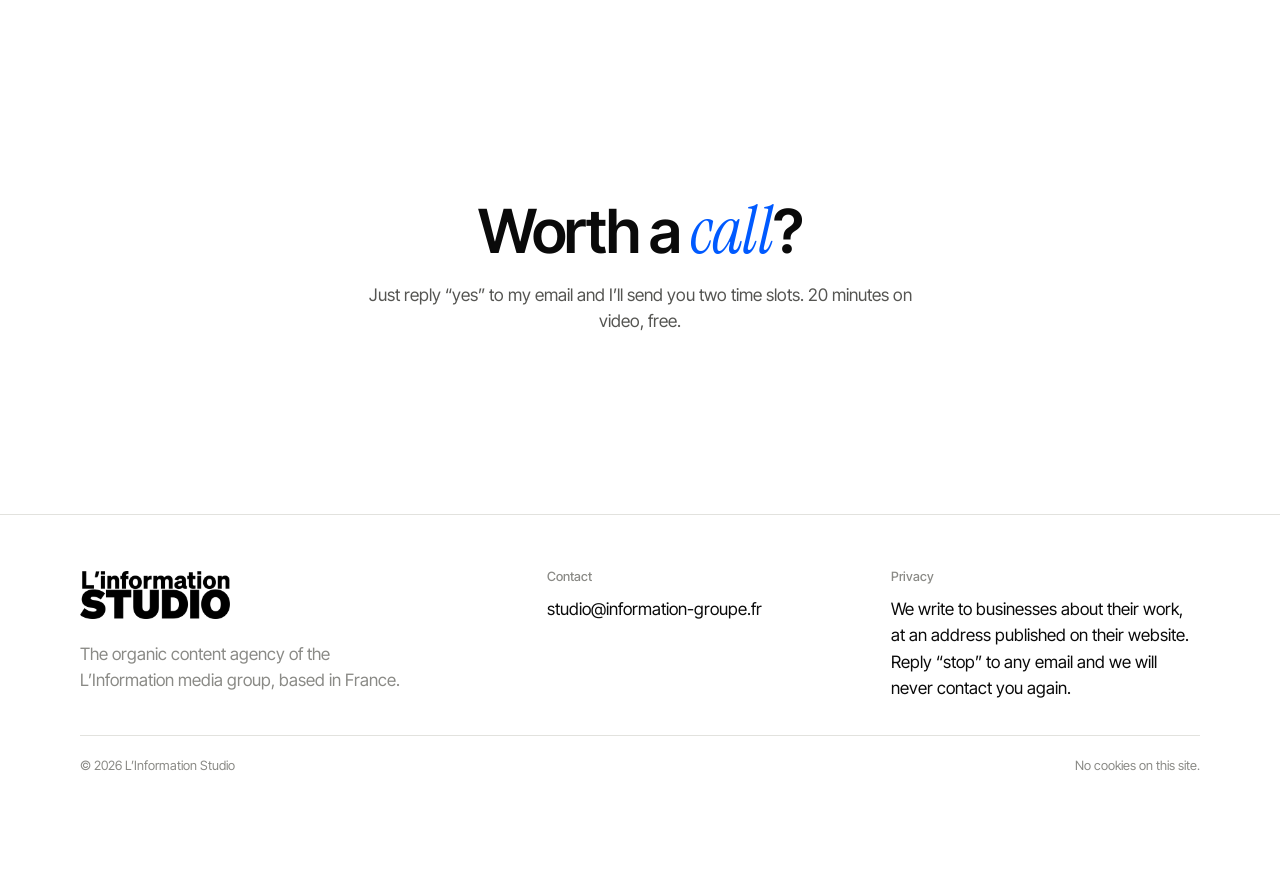
<file: example-finance.html>
<!doctype html>
<html lang="en">
<head>
  <meta charset="utf-8">
  <meta name="viewport" content="width=device-width, initial-scale=1">
  <title>Example: Personal finance apps — L’Information Studio</title>
  <meta name="description" content="What your account could post, with no filming.">
  <meta name="robots" content="noindex">
  <meta name="theme-color" content="#ffffff">
  <meta property="og:type" content="website">
  <meta property="og:locale" content="en_US">
  <meta property="og:site_name" content="L’Information Studio">
  <meta property="og:title" content="Here’s what your account could post">
  <meta property="og:description" content="An example for personal finance apps, by L’Information Studio.">
  <meta property="og:image" content="https://victor21270.github.io/information-studio/assets/apercu.png">
  <meta property="og:image:width" content="1200">
  <meta property="og:image:height" content="630">
  <meta name="twitter:card" content="summary_large_image">
  <link rel="icon" href="assets/favicon.png" type="image/png">
  <link rel="apple-touch-icon" href="assets/apple-touch-icon.png">
  <link rel="preload" href="assets/fonts/inter-tight-latin-600-normal.woff2" as="font" type="font/woff2" crossorigin>
  <link rel="stylesheet" href="style.css?v=168985af">
  <script src="script.js?v=7c178f80" defer></script>
</head>
<body>
  <a class="lien-evitement" href="#contenu">Skip to content</a>
  <header class="menu">
    <div class="page menu-in">
      <a class="logo" href="index.html" aria-label="L’Information Studio, accueil">
        <img src="assets/logo-studio.png" alt="L’Information Studio" width="100" height="32">
      </a>
      <nav class="nav" aria-label="Page sections">
        
      </nav>
      
    </div>
  </header>
  <main id="contenu">

        <section class="une">
          <div class="page">
            <p class="etiquette">Example · Personal finance apps</p>
            <h1>Here’s what your account <em>could</em> post.</h1>
            <p class="sous">The Roth IRA five-year rule, explained in under a minute. Sourced from IRS Publications 590-A and 590-B.</p>
          </div>
        </section>
        <section class="section">
          <div class="page part">
            <div>
              <div class="titre">
        <h2>We run your social media, <em>100%</em> done for you.</h2>
        <p class="titre-sous">An example made by our engine, with no filming. The logo is a placeholder: every client gets their own style.</p>
      </div>
              <ul class="cadre-liste"><li>15 Reels and 15 carousels a month, written and edited for you</li><li>No filming: you never have to show your face</li><li>You approve the week’s posts in 3 minutes, or let it run on autopilot</li><li>A monthly report on all your accounts</li><li>No long-term contract</li></ul>
              <p class="fort">Our own media are followed by more than 1.3 million people (as of Nov. 10, 2026).</p>
              <p class="petit">Our Spanish account is produced by translating our French posts: the method works across languages. Educational content, not financial advice.</p>
            </div>
            <div class="telephone"><video controls preload="none" playsinline width="720" height="1280" poster="assets/exemples/us-roth-ira.webp"><source src="assets/exemples/us-roth-ira.mp4" type="video/mp4"></video></div>
          </div>
        </section>
        <section class="section">
          <div class="page centre">
            <div class="titre">
        <h2>Worth a <em>call</em>?</h2>
        <p class="titre-sous">Just reply “yes” to my email and I’ll send you two time slots. 20 minutes on video, free.</p>
      </div>
          </div>
        </section>
      </main>
      <footer class="pied">
        <div class="page">
          <div>
            <a class="logo" href="index.html" aria-label="L’Information Studio, accueil">
        <img src="assets/logo-studio.png" alt="L’Information Studio" width="100" height="32">
      </a>
            <p>The organic content agency of the L’Information media group, based in France.</p>
          </div>
          <div>
            <h4>Contact</h4>
            <ul>
              <li><a href="mailto:studio@information-groupe.fr">studio@information-groupe.fr</a></li>
            </ul>
          </div>
          <div>
            <h4>Privacy</h4>
            <ul>
              <li>We write to businesses about their work, at an address published on their website. Reply “stop” to any email and we will never contact you again.</li>
            </ul>
          </div>
          <div class="bas">
            <span>© 2026 L’Information Studio</span>
            <span>No cookies on this site.</span>
          </div>
        </div>
      </footer>
    </body>
    </html>
</file>
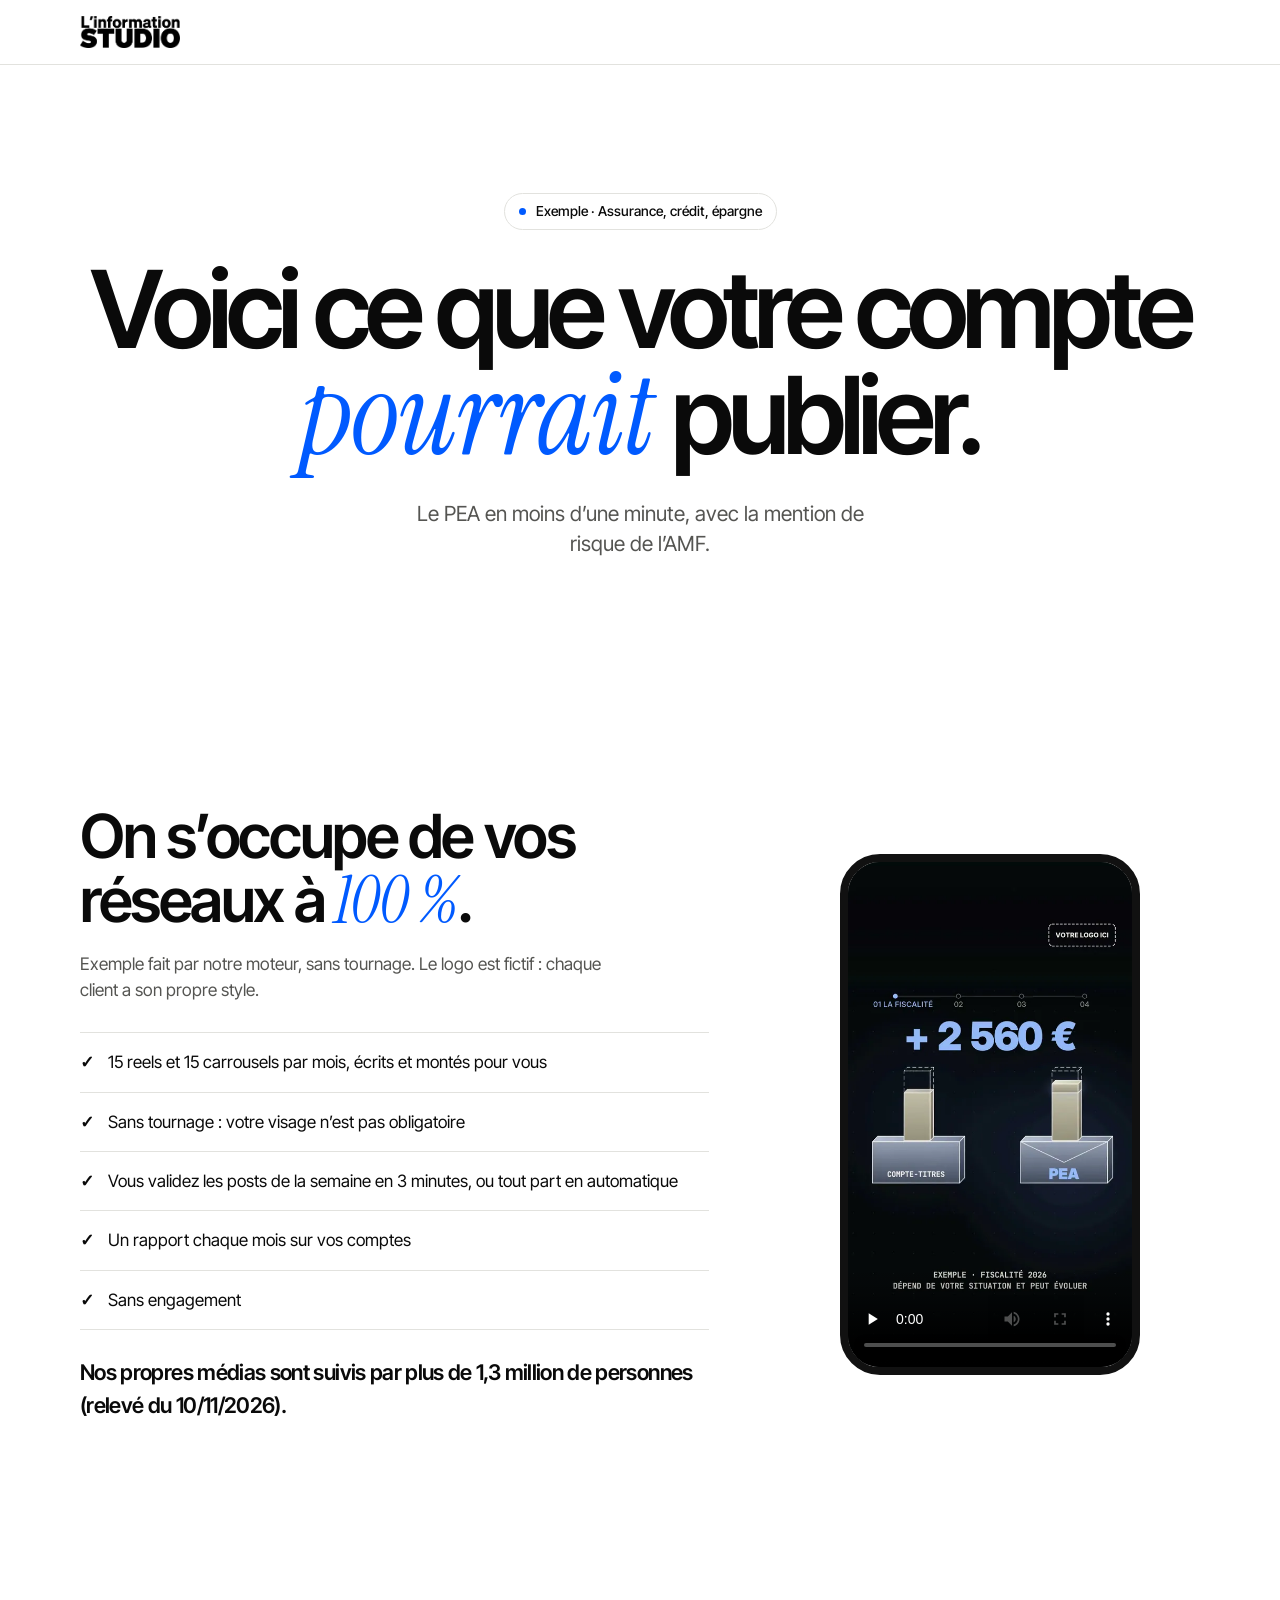
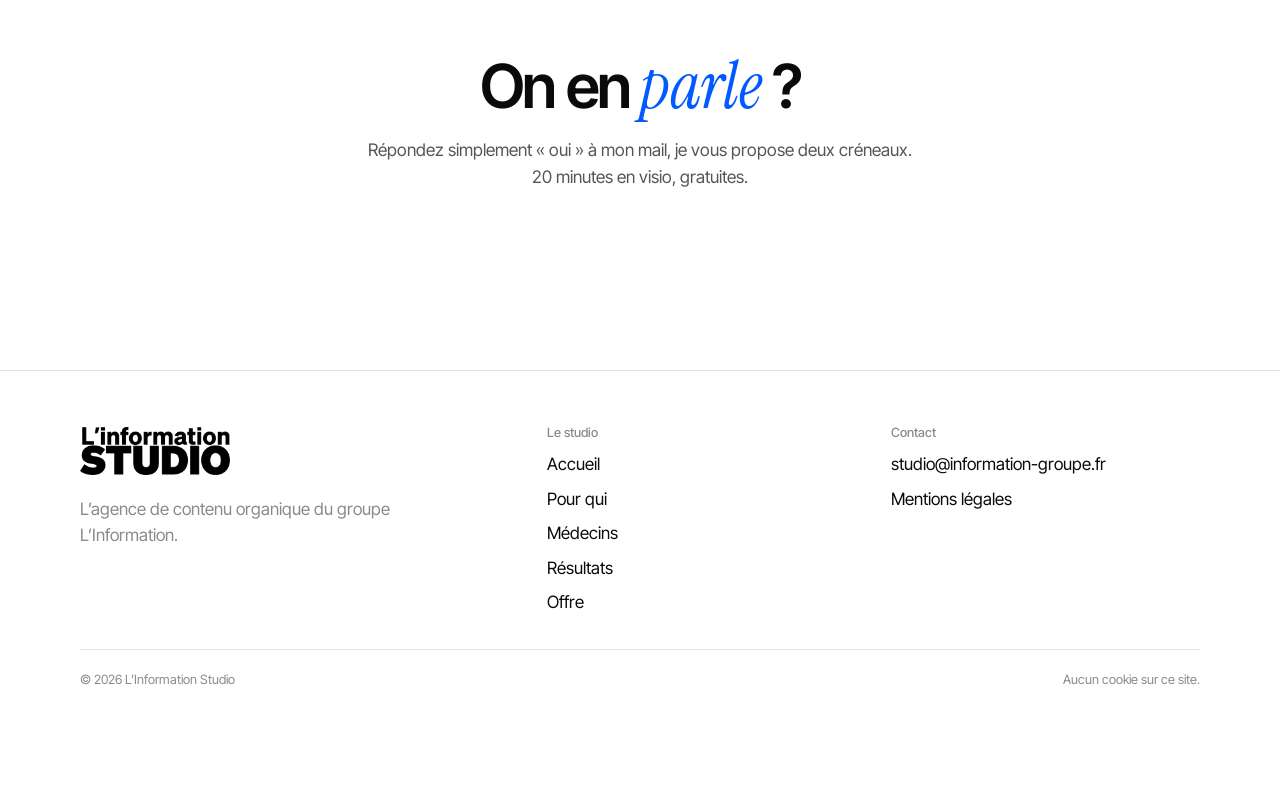
<file: exemple-epargne.html>
<!doctype html>
<html lang="fr">
<head>
  <meta charset="utf-8">
  <meta name="viewport" content="width=device-width, initial-scale=1">
  <title>Exemple : Assurance, crédit, épargne — L’Information Studio</title>
  <meta name="description" content="Ce que votre compte pourrait publier, sans tournage.">
  <meta name="robots" content="noindex">
  <meta name="theme-color" content="#ffffff">
  <meta property="og:type" content="website">
  <meta property="og:locale" content="fr_FR">
  <meta property="og:site_name" content="L’Information Studio">
  <meta property="og:title" content="Voici ce que votre compte pourrait publier">
  <meta property="og:description" content="Exemple pour assurance, crédit, épargne, par L’Information Studio.">
  <meta property="og:image" content="https://victor21270.github.io/information-studio/assets/apercu.png">
  <meta property="og:image:width" content="1200">
  <meta property="og:image:height" content="630">
  <meta name="twitter:card" content="summary_large_image">
  <link rel="icon" href="assets/favicon.png" type="image/png">
  <link rel="apple-touch-icon" href="assets/apple-touch-icon.png">
  <link rel="preload" href="assets/fonts/inter-tight-latin-600-normal.woff2" as="font" type="font/woff2" crossorigin>
  <link rel="stylesheet" href="style.css?v=168985af">
  <script src="script.js?v=7c178f80" defer></script>
</head>
<body>
  <a class="lien-evitement" href="#contenu">Aller au contenu</a>
  <header class="menu">
    <div class="page menu-in">
      <a class="logo" href="index.html" aria-label="L’Information Studio, accueil">
        <img src="assets/logo-studio.png" alt="L’Information Studio" width="100" height="32">
      </a>
      <nav class="nav" aria-label="Sections de la page">
        
      </nav>
      
    </div>
  </header>
  <main id="contenu">

    <section class="une">
      <div class="page">
        <p class="etiquette">Exemple · Assurance, crédit, épargne</p>
        <h1>Voici ce que votre compte <em>pourrait</em> publier.</h1>
        <p class="sous">Le PEA en moins d’une minute, avec la mention de risque de l’AMF.</p>
      </div>
    </section>
    <section class="section">
      <div class="page part">
        <div>
          <div class="titre">
        <h2>On s’occupe de vos réseaux à <em>100&nbsp;%</em>.</h2>
        <p class="titre-sous">Exemple fait par notre moteur, sans tournage. Le logo est fictif&nbsp;: chaque client a son propre style.</p>
      </div>
          <ul class="cadre-liste"><li>15 reels et 15 carrousels par mois, écrits et montés pour vous</li><li>Sans tournage&nbsp;: votre visage n’est pas obligatoire</li><li>Vous validez les posts de la semaine en 3&nbsp;minutes, ou tout part en automatique</li><li>Un rapport chaque mois sur vos comptes</li><li>Sans engagement</li></ul>
          <p class="fort">Nos propres médias sont suivis par plus de 1,3&nbsp;million de personnes (relevé du 10/11/2026).</p>
          
        </div>
        <div class="telephone"><video controls preload="none" playsinline width="720" height="1280" poster="assets/exemples/epargne-pea.webp"><source src="assets/exemples/epargne-pea.mp4" type="video/mp4"></video></div>
      </div>
    </section>
    <section class="section">
      <div class="page centre">
        <div class="titre">
        <h2>On en <em>parle</em>&nbsp;?</h2>
        <p class="titre-sous">Répondez simplement «&nbsp;oui&nbsp;» à mon mail, je vous propose deux créneaux. 20&nbsp;minutes en visio, gratuites.</p>
      </div>
      </div>
    </section>
  </main>

  <footer class="pied">
    <div class="page">
      <div>
        <a class="logo" href="index.html" aria-label="L’Information Studio, accueil">
        <img src="assets/logo-studio.png" alt="L’Information Studio" width="100" height="32">
      </a>
        <p>L’agence de contenu organique du groupe L’Information.</p>
      </div>
      <div>
        <h4>Le studio</h4>
        <ul>
          <li><a href="index.html">Accueil</a></li>
          <li><a href="index.html#pour-qui">Pour qui</a></li>
          <li><a href="medecins.html">Médecins</a></li>
          <li><a href="index.html#resultats">Résultats</a></li>
          <li><a href="index.html#offre">Offre</a></li>
        </ul>
      </div>
      <div>
        <h4>Contact</h4>
        <ul>
          
          <!-- Adresse proposée, à créer chez OVH avant la mise en ligne -->
          <li><a href="mailto:studio@information-groupe.fr">studio@information-groupe.fr</a></li>
          <li><a href="mentions-legales.html">Mentions légales</a></li>
        </ul>
      </div>
      <div class="bas">
        <span>© 2026 L’Information Studio</span>
        <span>Aucun cookie sur ce site.</span>
      </div>
    </div>
  </footer>
</body>
</html>
</file>
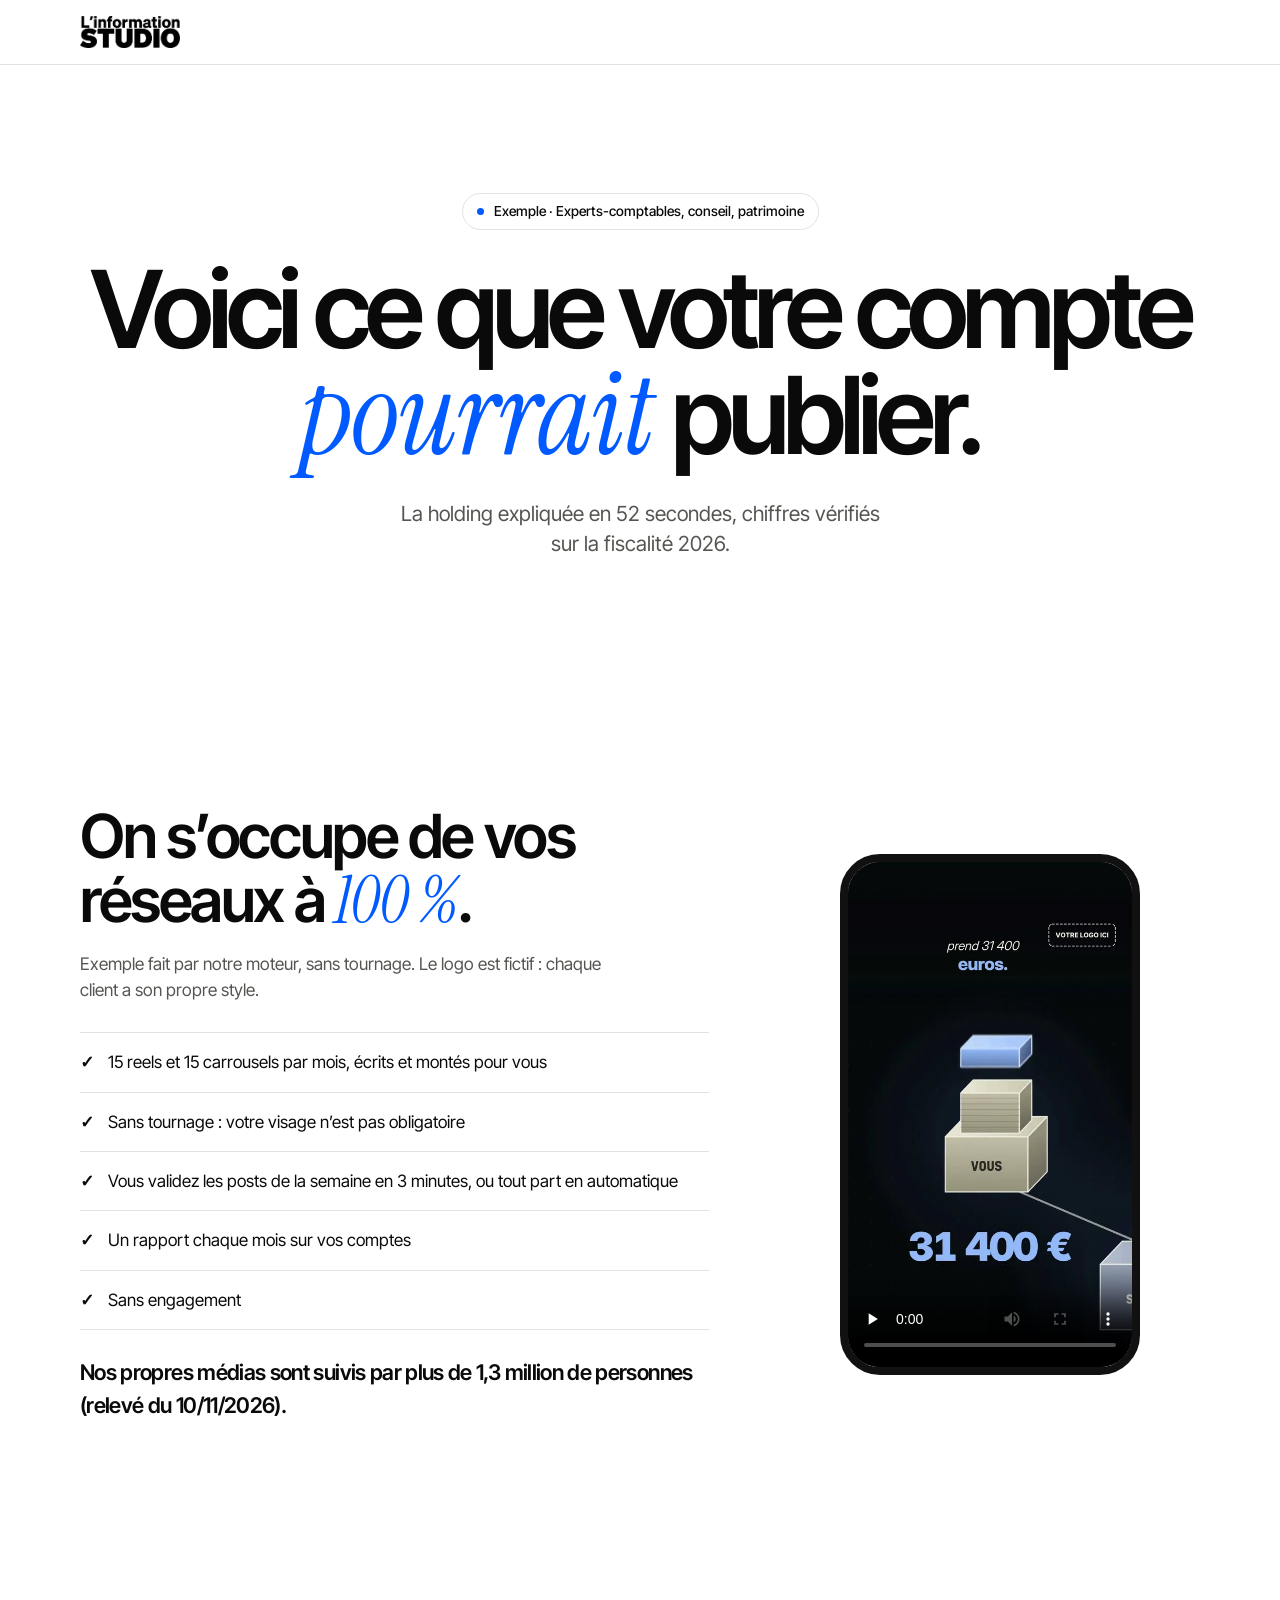
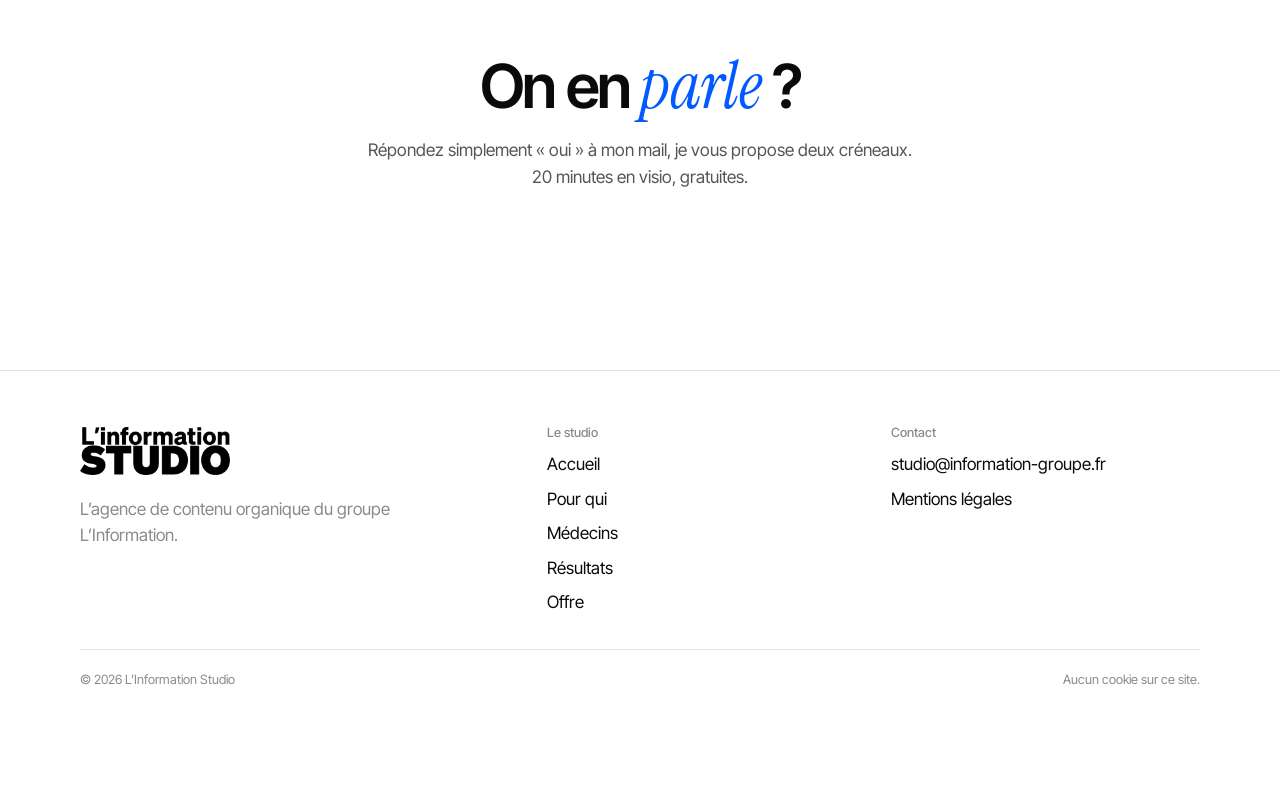
<file: exemple-holding.html>
<!doctype html>
<html lang="fr">
<head>
  <meta charset="utf-8">
  <meta name="viewport" content="width=device-width, initial-scale=1">
  <title>Exemple : Experts-comptables, conseil, patrimoine — L’Information Studio</title>
  <meta name="description" content="Ce que votre compte pourrait publier, sans tournage.">
  <meta name="robots" content="noindex">
  <meta name="theme-color" content="#ffffff">
  <meta property="og:type" content="website">
  <meta property="og:locale" content="fr_FR">
  <meta property="og:site_name" content="L’Information Studio">
  <meta property="og:title" content="Voici ce que votre compte pourrait publier">
  <meta property="og:description" content="Exemple pour experts-comptables, conseil, patrimoine, par L’Information Studio.">
  <meta property="og:image" content="https://victor21270.github.io/information-studio/assets/apercu.png">
  <meta property="og:image:width" content="1200">
  <meta property="og:image:height" content="630">
  <meta name="twitter:card" content="summary_large_image">
  <link rel="icon" href="assets/favicon.png" type="image/png">
  <link rel="apple-touch-icon" href="assets/apple-touch-icon.png">
  <link rel="preload" href="assets/fonts/inter-tight-latin-600-normal.woff2" as="font" type="font/woff2" crossorigin>
  <link rel="stylesheet" href="style.css?v=168985af">
  <script src="script.js?v=7c178f80" defer></script>
</head>
<body>
  <a class="lien-evitement" href="#contenu">Aller au contenu</a>
  <header class="menu">
    <div class="page menu-in">
      <a class="logo" href="index.html" aria-label="L’Information Studio, accueil">
        <img src="assets/logo-studio.png" alt="L’Information Studio" width="100" height="32">
      </a>
      <nav class="nav" aria-label="Sections de la page">
        
      </nav>
      
    </div>
  </header>
  <main id="contenu">

    <section class="une">
      <div class="page">
        <p class="etiquette">Exemple · Experts-comptables, conseil, patrimoine</p>
        <h1>Voici ce que votre compte <em>pourrait</em> publier.</h1>
        <p class="sous">La holding expliquée en 52&nbsp;secondes, chiffres vérifiés sur la fiscalité 2026.</p>
      </div>
    </section>
    <section class="section">
      <div class="page part">
        <div>
          <div class="titre">
        <h2>On s’occupe de vos réseaux à <em>100&nbsp;%</em>.</h2>
        <p class="titre-sous">Exemple fait par notre moteur, sans tournage. Le logo est fictif&nbsp;: chaque client a son propre style.</p>
      </div>
          <ul class="cadre-liste"><li>15 reels et 15 carrousels par mois, écrits et montés pour vous</li><li>Sans tournage&nbsp;: votre visage n’est pas obligatoire</li><li>Vous validez les posts de la semaine en 3&nbsp;minutes, ou tout part en automatique</li><li>Un rapport chaque mois sur vos comptes</li><li>Sans engagement</li></ul>
          <p class="fort">Nos propres médias sont suivis par plus de 1,3&nbsp;million de personnes (relevé du 10/11/2026).</p>
          
        </div>
        <div class="telephone"><video controls preload="none" playsinline width="720" height="1280" poster="assets/exemples/holding.webp"><source src="assets/exemples/holding.mp4" type="video/mp4"></video></div>
      </div>
    </section>
    <section class="section">
      <div class="page centre">
        <div class="titre">
        <h2>On en <em>parle</em>&nbsp;?</h2>
        <p class="titre-sous">Répondez simplement «&nbsp;oui&nbsp;» à mon mail, je vous propose deux créneaux. 20&nbsp;minutes en visio, gratuites.</p>
      </div>
      </div>
    </section>
  </main>

  <footer class="pied">
    <div class="page">
      <div>
        <a class="logo" href="index.html" aria-label="L’Information Studio, accueil">
        <img src="assets/logo-studio.png" alt="L’Information Studio" width="100" height="32">
      </a>
        <p>L’agence de contenu organique du groupe L’Information.</p>
      </div>
      <div>
        <h4>Le studio</h4>
        <ul>
          <li><a href="index.html">Accueil</a></li>
          <li><a href="index.html#pour-qui">Pour qui</a></li>
          <li><a href="medecins.html">Médecins</a></li>
          <li><a href="index.html#resultats">Résultats</a></li>
          <li><a href="index.html#offre">Offre</a></li>
        </ul>
      </div>
      <div>
        <h4>Contact</h4>
        <ul>
          
          <!-- Adresse proposée, à créer chez OVH avant la mise en ligne -->
          <li><a href="mailto:studio@information-groupe.fr">studio@information-groupe.fr</a></li>
          <li><a href="mentions-legales.html">Mentions légales</a></li>
        </ul>
      </div>
      <div class="bas">
        <span>© 2026 L’Information Studio</span>
        <span>Aucun cookie sur ce site.</span>
      </div>
    </div>
  </footer>
</body>
</html>
</file>
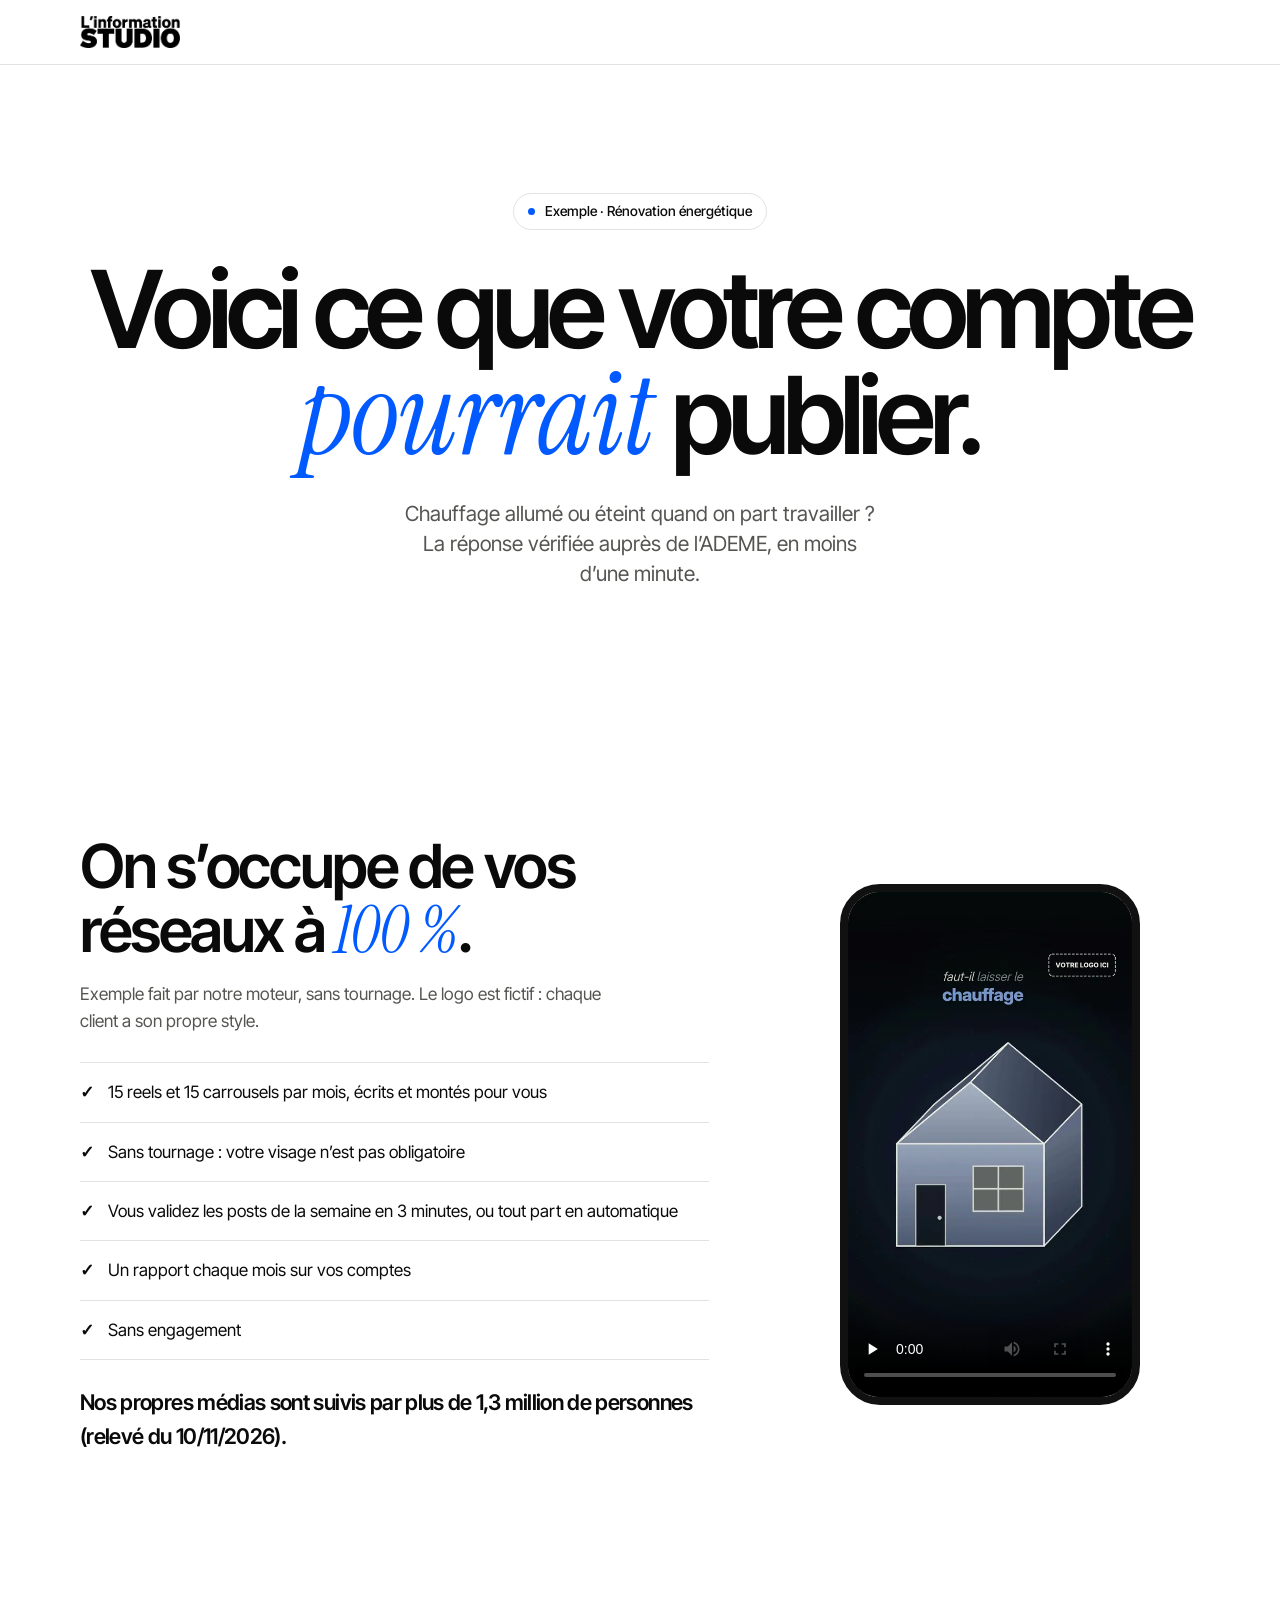
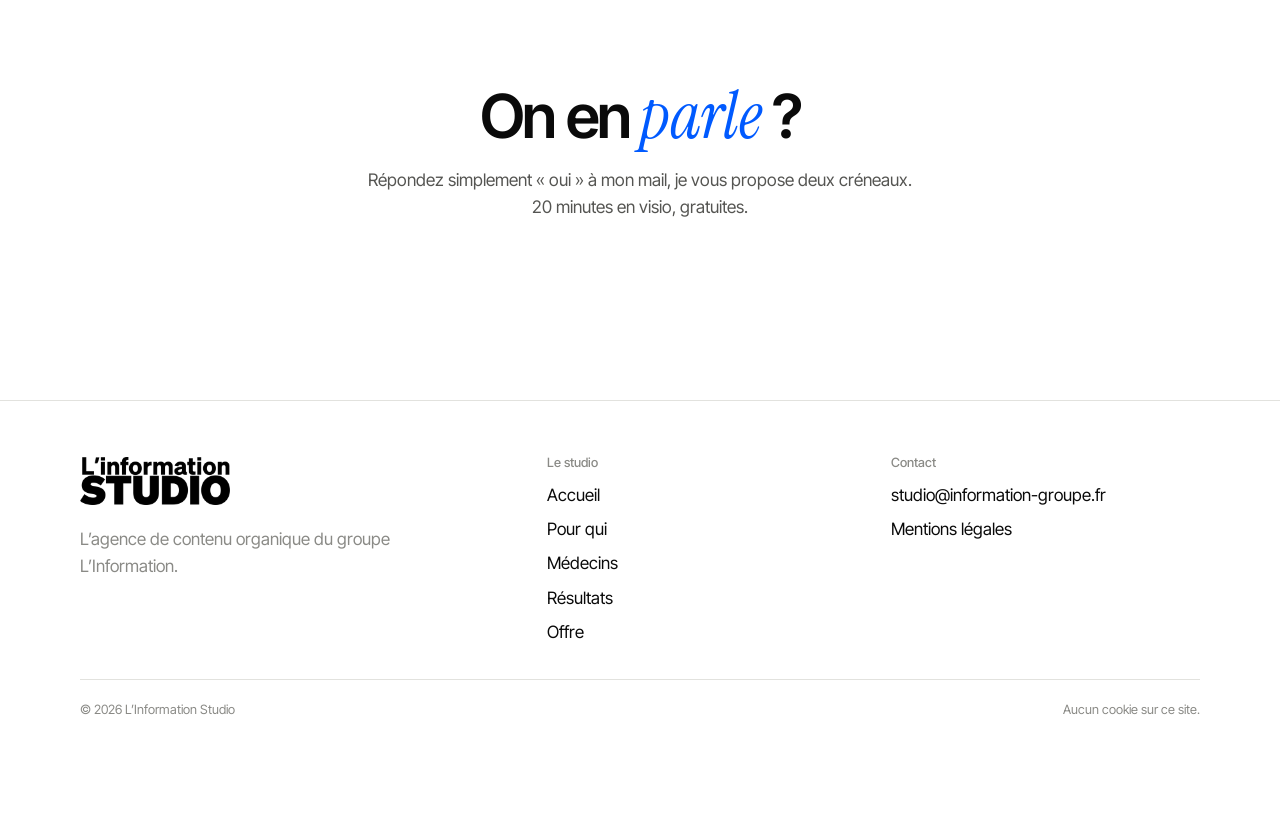
<file: exemple-renovation-energetique.html>
<!doctype html>
<html lang="fr">
<head>
  <meta charset="utf-8">
  <meta name="viewport" content="width=device-width, initial-scale=1">
  <title>Exemple : Rénovation énergétique — L’Information Studio</title>
  <meta name="description" content="Ce que votre compte pourrait publier, sans tournage.">
  <meta name="robots" content="noindex">
  <meta name="theme-color" content="#ffffff">
  <meta property="og:type" content="website">
  <meta property="og:locale" content="fr_FR">
  <meta property="og:site_name" content="L’Information Studio">
  <meta property="og:title" content="Voici ce que votre compte pourrait publier">
  <meta property="og:description" content="Exemple pour rénovation énergétique, par L’Information Studio.">
  <meta property="og:image" content="https://victor21270.github.io/information-studio/assets/apercu.png">
  <meta property="og:image:width" content="1200">
  <meta property="og:image:height" content="630">
  <meta name="twitter:card" content="summary_large_image">
  <link rel="icon" href="assets/favicon.png" type="image/png">
  <link rel="apple-touch-icon" href="assets/apple-touch-icon.png">
  <link rel="preload" href="assets/fonts/inter-tight-latin-600-normal.woff2" as="font" type="font/woff2" crossorigin>
  <link rel="stylesheet" href="style.css?v=168985af">
  <script src="script.js?v=7c178f80" defer></script>
</head>
<body>
  <a class="lien-evitement" href="#contenu">Aller au contenu</a>
  <header class="menu">
    <div class="page menu-in">
      <a class="logo" href="index.html" aria-label="L’Information Studio, accueil">
        <img src="assets/logo-studio.png" alt="L’Information Studio" width="100" height="32">
      </a>
      <nav class="nav" aria-label="Sections de la page">
        
      </nav>
      
    </div>
  </header>
  <main id="contenu">

    <section class="une">
      <div class="page">
        <p class="etiquette">Exemple · Rénovation énergétique</p>
        <h1>Voici ce que votre compte <em>pourrait</em> publier.</h1>
        <p class="sous">Chauffage allumé ou éteint quand on part travailler&nbsp;? La réponse vérifiée auprès de l’ADEME, en moins d’une minute.</p>
      </div>
    </section>
    <section class="section">
      <div class="page part">
        <div>
          <div class="titre">
        <h2>On s’occupe de vos réseaux à <em>100&nbsp;%</em>.</h2>
        <p class="titre-sous">Exemple fait par notre moteur, sans tournage. Le logo est fictif&nbsp;: chaque client a son propre style.</p>
      </div>
          <ul class="cadre-liste"><li>15 reels et 15 carrousels par mois, écrits et montés pour vous</li><li>Sans tournage&nbsp;: votre visage n’est pas obligatoire</li><li>Vous validez les posts de la semaine en 3&nbsp;minutes, ou tout part en automatique</li><li>Un rapport chaque mois sur vos comptes</li><li>Sans engagement</li></ul>
          <p class="fort">Nos propres médias sont suivis par plus de 1,3&nbsp;million de personnes (relevé du 10/11/2026).</p>
          
        </div>
        <div class="telephone"><video controls preload="none" playsinline width="720" height="1280" poster="assets/exemples/renovation-energetique.webp"><source src="assets/exemples/renovation-energetique.mp4" type="video/mp4"></video></div>
      </div>
    </section>
    <section class="section">
      <div class="page centre">
        <div class="titre">
        <h2>On en <em>parle</em>&nbsp;?</h2>
        <p class="titre-sous">Répondez simplement «&nbsp;oui&nbsp;» à mon mail, je vous propose deux créneaux. 20&nbsp;minutes en visio, gratuites.</p>
      </div>
      </div>
    </section>
  </main>

  <footer class="pied">
    <div class="page">
      <div>
        <a class="logo" href="index.html" aria-label="L’Information Studio, accueil">
        <img src="assets/logo-studio.png" alt="L’Information Studio" width="100" height="32">
      </a>
        <p>L’agence de contenu organique du groupe L’Information.</p>
      </div>
      <div>
        <h4>Le studio</h4>
        <ul>
          <li><a href="index.html">Accueil</a></li>
          <li><a href="index.html#pour-qui">Pour qui</a></li>
          <li><a href="medecins.html">Médecins</a></li>
          <li><a href="index.html#resultats">Résultats</a></li>
          <li><a href="index.html#offre">Offre</a></li>
        </ul>
      </div>
      <div>
        <h4>Contact</h4>
        <ul>
          
          <!-- Adresse proposée, à créer chez OVH avant la mise en ligne -->
          <li><a href="mailto:studio@information-groupe.fr">studio@information-groupe.fr</a></li>
          <li><a href="mentions-legales.html">Mentions légales</a></li>
        </ul>
      </div>
      <div class="bas">
        <span>© 2026 L’Information Studio</span>
        <span>Aucun cookie sur ce site.</span>
      </div>
    </div>
  </footer>
</body>
</html>
</file>
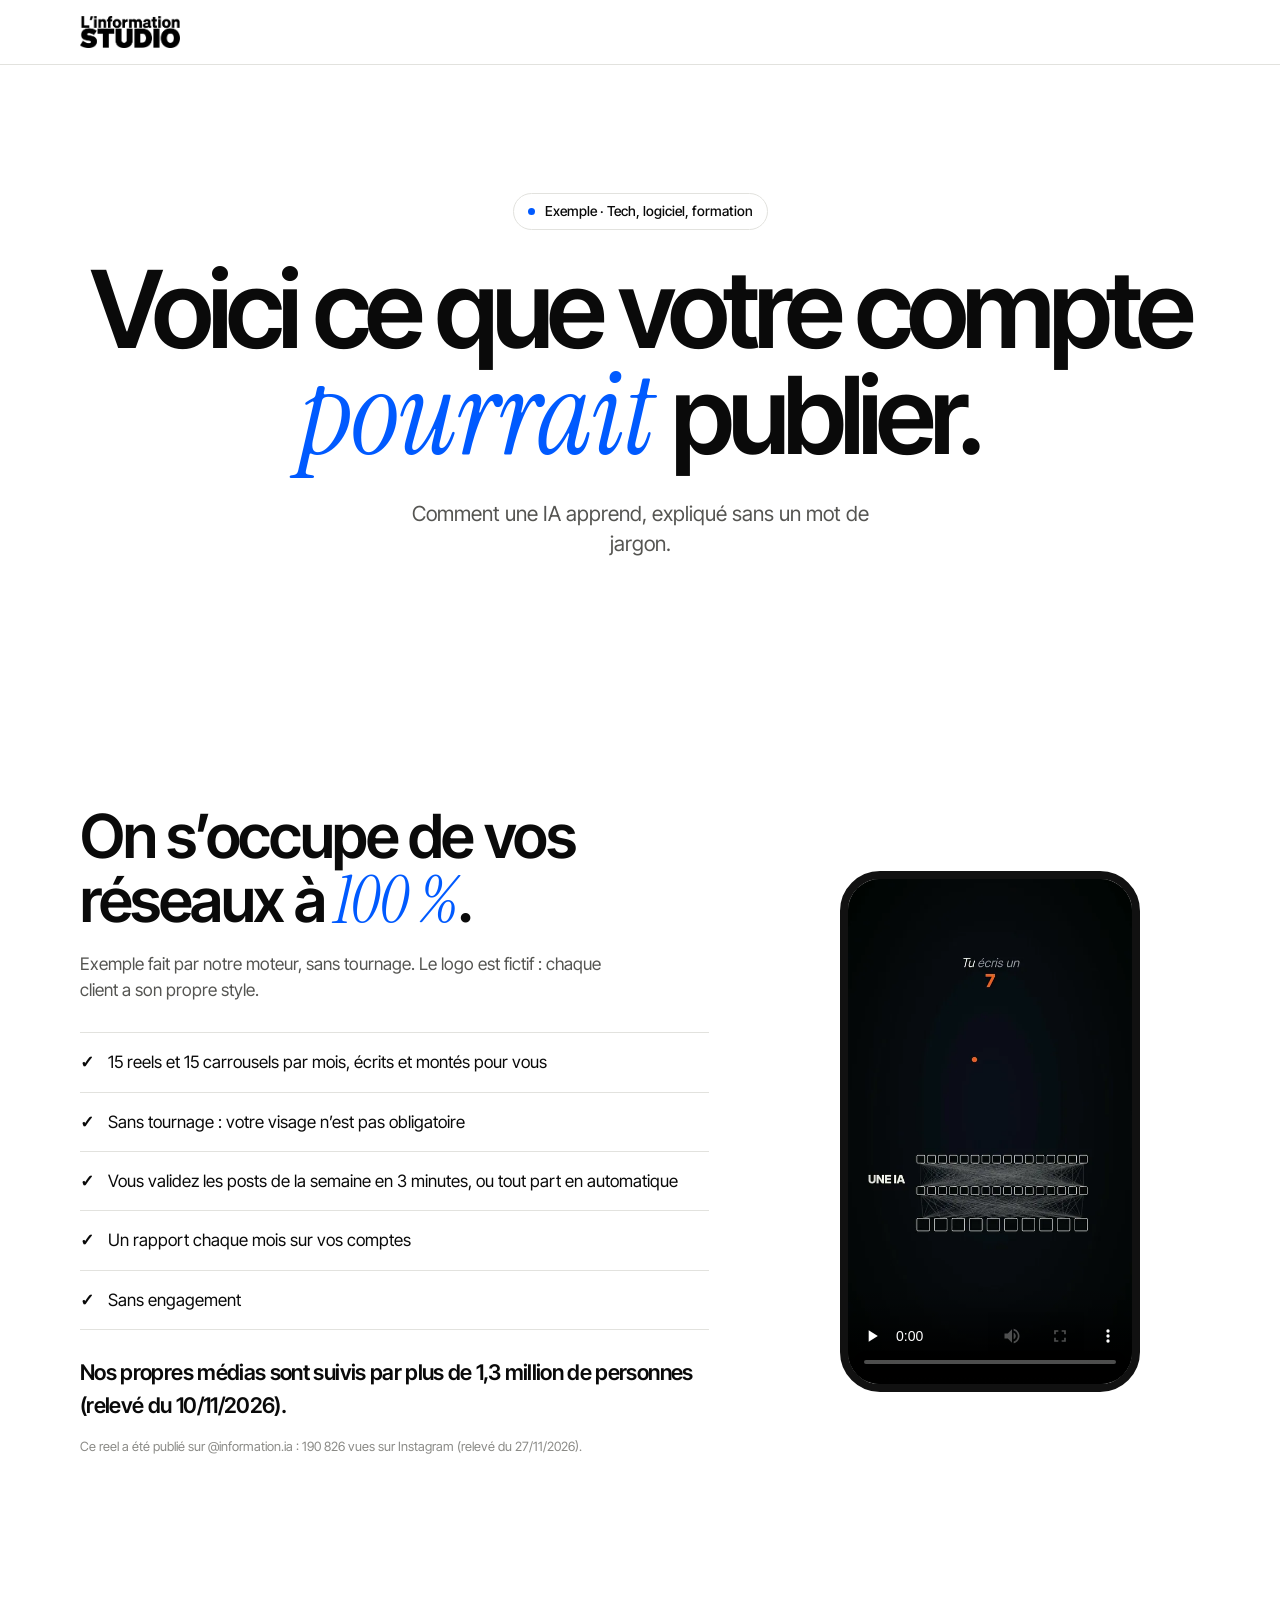
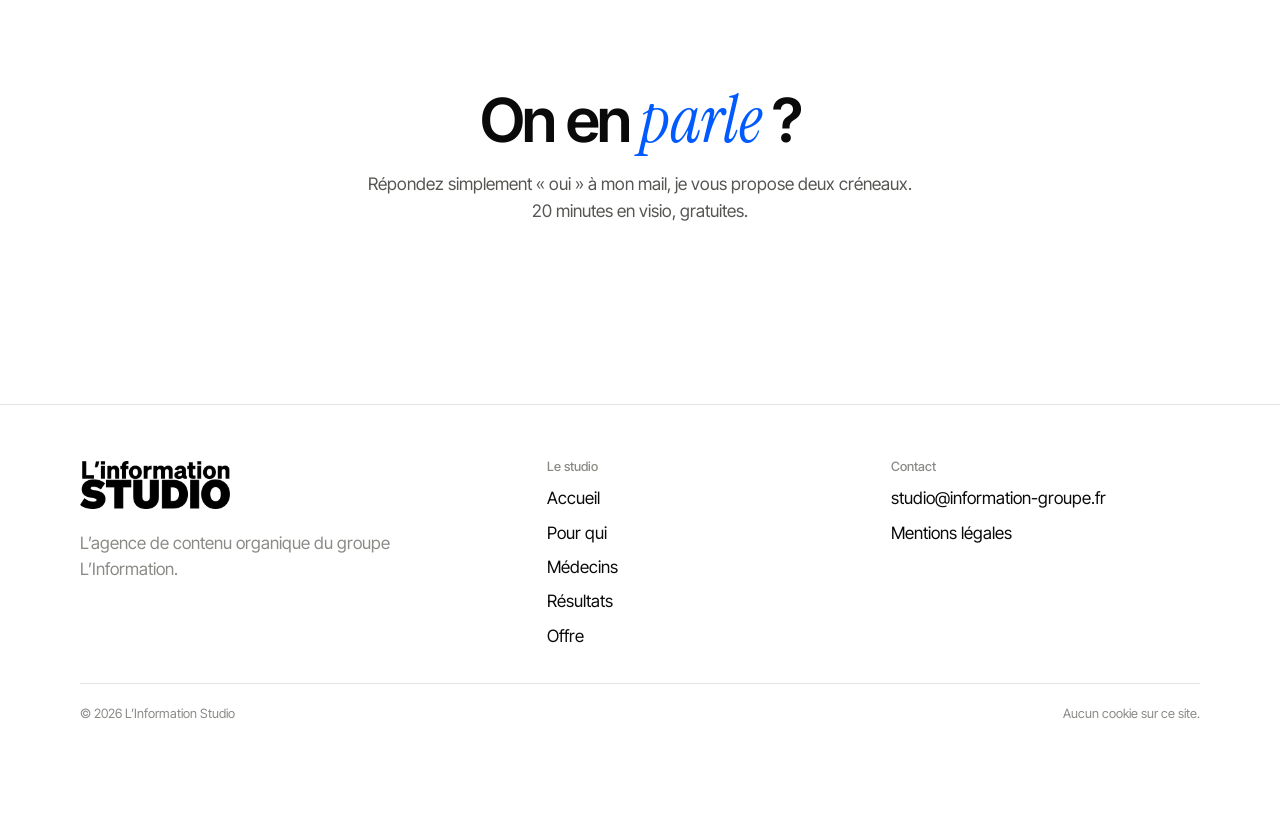
<file: exemple-tech-ia.html>
<!doctype html>
<html lang="fr">
<head>
  <meta charset="utf-8">
  <meta name="viewport" content="width=device-width, initial-scale=1">
  <title>Exemple : Tech, logiciel, formation — L’Information Studio</title>
  <meta name="description" content="Ce que votre compte pourrait publier, sans tournage.">
  <meta name="robots" content="noindex">
  <meta name="theme-color" content="#ffffff">
  <meta property="og:type" content="website">
  <meta property="og:locale" content="fr_FR">
  <meta property="og:site_name" content="L’Information Studio">
  <meta property="og:title" content="Voici ce que votre compte pourrait publier">
  <meta property="og:description" content="Exemple pour tech, logiciel, formation, par L’Information Studio.">
  <meta property="og:image" content="https://victor21270.github.io/information-studio/assets/apercu.png">
  <meta property="og:image:width" content="1200">
  <meta property="og:image:height" content="630">
  <meta name="twitter:card" content="summary_large_image">
  <link rel="icon" href="assets/favicon.png" type="image/png">
  <link rel="apple-touch-icon" href="assets/apple-touch-icon.png">
  <link rel="preload" href="assets/fonts/inter-tight-latin-600-normal.woff2" as="font" type="font/woff2" crossorigin>
  <link rel="stylesheet" href="style.css?v=168985af">
  <script src="script.js?v=7c178f80" defer></script>
</head>
<body>
  <a class="lien-evitement" href="#contenu">Aller au contenu</a>
  <header class="menu">
    <div class="page menu-in">
      <a class="logo" href="index.html" aria-label="L’Information Studio, accueil">
        <img src="assets/logo-studio.png" alt="L’Information Studio" width="100" height="32">
      </a>
      <nav class="nav" aria-label="Sections de la page">
        
      </nav>
      
    </div>
  </header>
  <main id="contenu">

    <section class="une">
      <div class="page">
        <p class="etiquette">Exemple · Tech, logiciel, formation</p>
        <h1>Voici ce que votre compte <em>pourrait</em> publier.</h1>
        <p class="sous">Comment une IA apprend, expliqué sans un mot de jargon.</p>
      </div>
    </section>
    <section class="section">
      <div class="page part">
        <div>
          <div class="titre">
        <h2>On s’occupe de vos réseaux à <em>100&nbsp;%</em>.</h2>
        <p class="titre-sous">Exemple fait par notre moteur, sans tournage. Le logo est fictif&nbsp;: chaque client a son propre style.</p>
      </div>
          <ul class="cadre-liste"><li>15 reels et 15 carrousels par mois, écrits et montés pour vous</li><li>Sans tournage&nbsp;: votre visage n’est pas obligatoire</li><li>Vous validez les posts de la semaine en 3&nbsp;minutes, ou tout part en automatique</li><li>Un rapport chaque mois sur vos comptes</li><li>Sans engagement</li></ul>
          <p class="fort">Nos propres médias sont suivis par plus de 1,3&nbsp;million de personnes (relevé du 10/11/2026).</p>
          <p class="petit">Ce reel a été publié sur @information.ia&nbsp;: 190&nbsp;826 vues sur Instagram (relevé du 27/11/2026).</p>
        </div>
        <div class="telephone"><video controls preload="none" playsinline width="720" height="1280" poster="assets/exemples/tech-ia-fr.webp"><source src="assets/exemples/tech-ia-fr.mp4" type="video/mp4"></video></div>
      </div>
    </section>
    <section class="section">
      <div class="page centre">
        <div class="titre">
        <h2>On en <em>parle</em>&nbsp;?</h2>
        <p class="titre-sous">Répondez simplement «&nbsp;oui&nbsp;» à mon mail, je vous propose deux créneaux. 20&nbsp;minutes en visio, gratuites.</p>
      </div>
      </div>
    </section>
  </main>

  <footer class="pied">
    <div class="page">
      <div>
        <a class="logo" href="index.html" aria-label="L’Information Studio, accueil">
        <img src="assets/logo-studio.png" alt="L’Information Studio" width="100" height="32">
      </a>
        <p>L’agence de contenu organique du groupe L’Information.</p>
      </div>
      <div>
        <h4>Le studio</h4>
        <ul>
          <li><a href="index.html">Accueil</a></li>
          <li><a href="index.html#pour-qui">Pour qui</a></li>
          <li><a href="medecins.html">Médecins</a></li>
          <li><a href="index.html#resultats">Résultats</a></li>
          <li><a href="index.html#offre">Offre</a></li>
        </ul>
      </div>
      <div>
        <h4>Contact</h4>
        <ul>
          
          <!-- Adresse proposée, à créer chez OVH avant la mise en ligne -->
          <li><a href="mailto:studio@information-groupe.fr">studio@information-groupe.fr</a></li>
          <li><a href="mentions-legales.html">Mentions légales</a></li>
        </ul>
      </div>
      <div class="bas">
        <span>© 2026 L’Information Studio</span>
        <span>Aucun cookie sur ce site.</span>
      </div>
    </div>
  </footer>
</body>
</html>
</file>
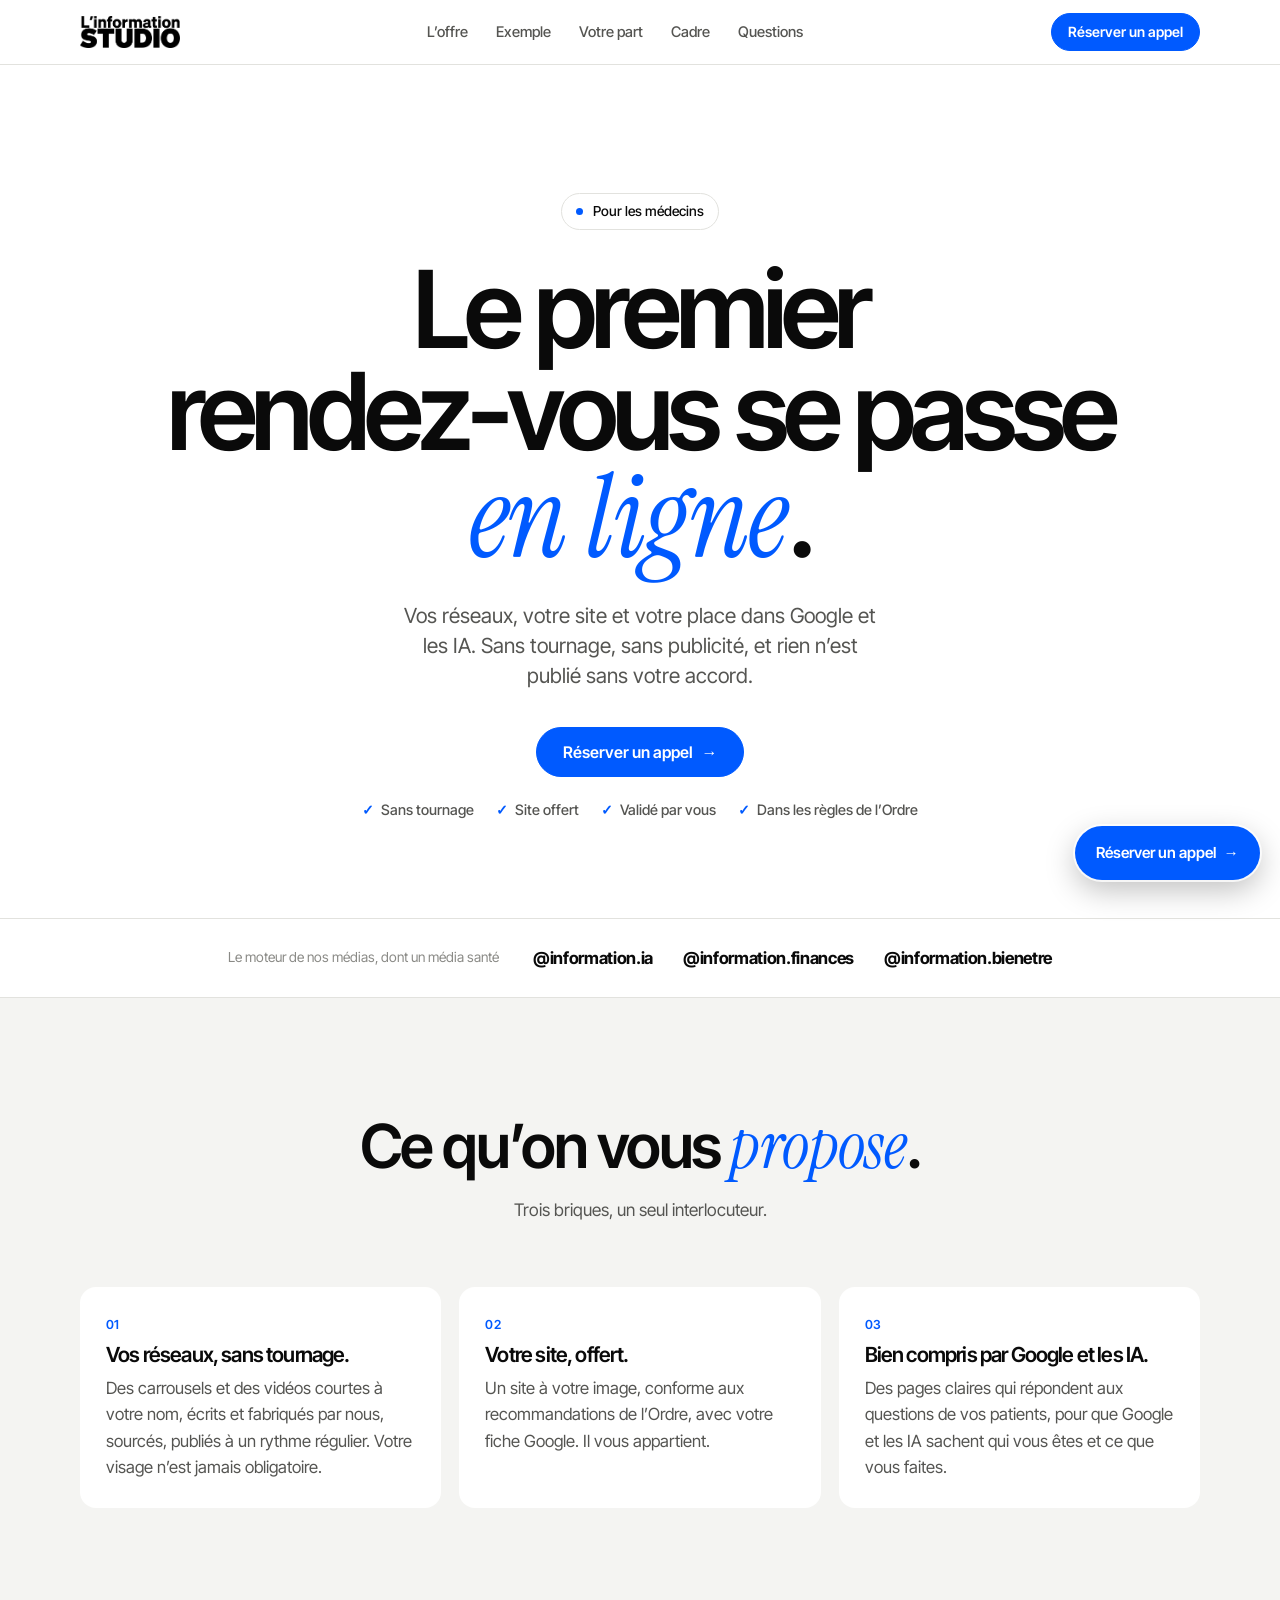
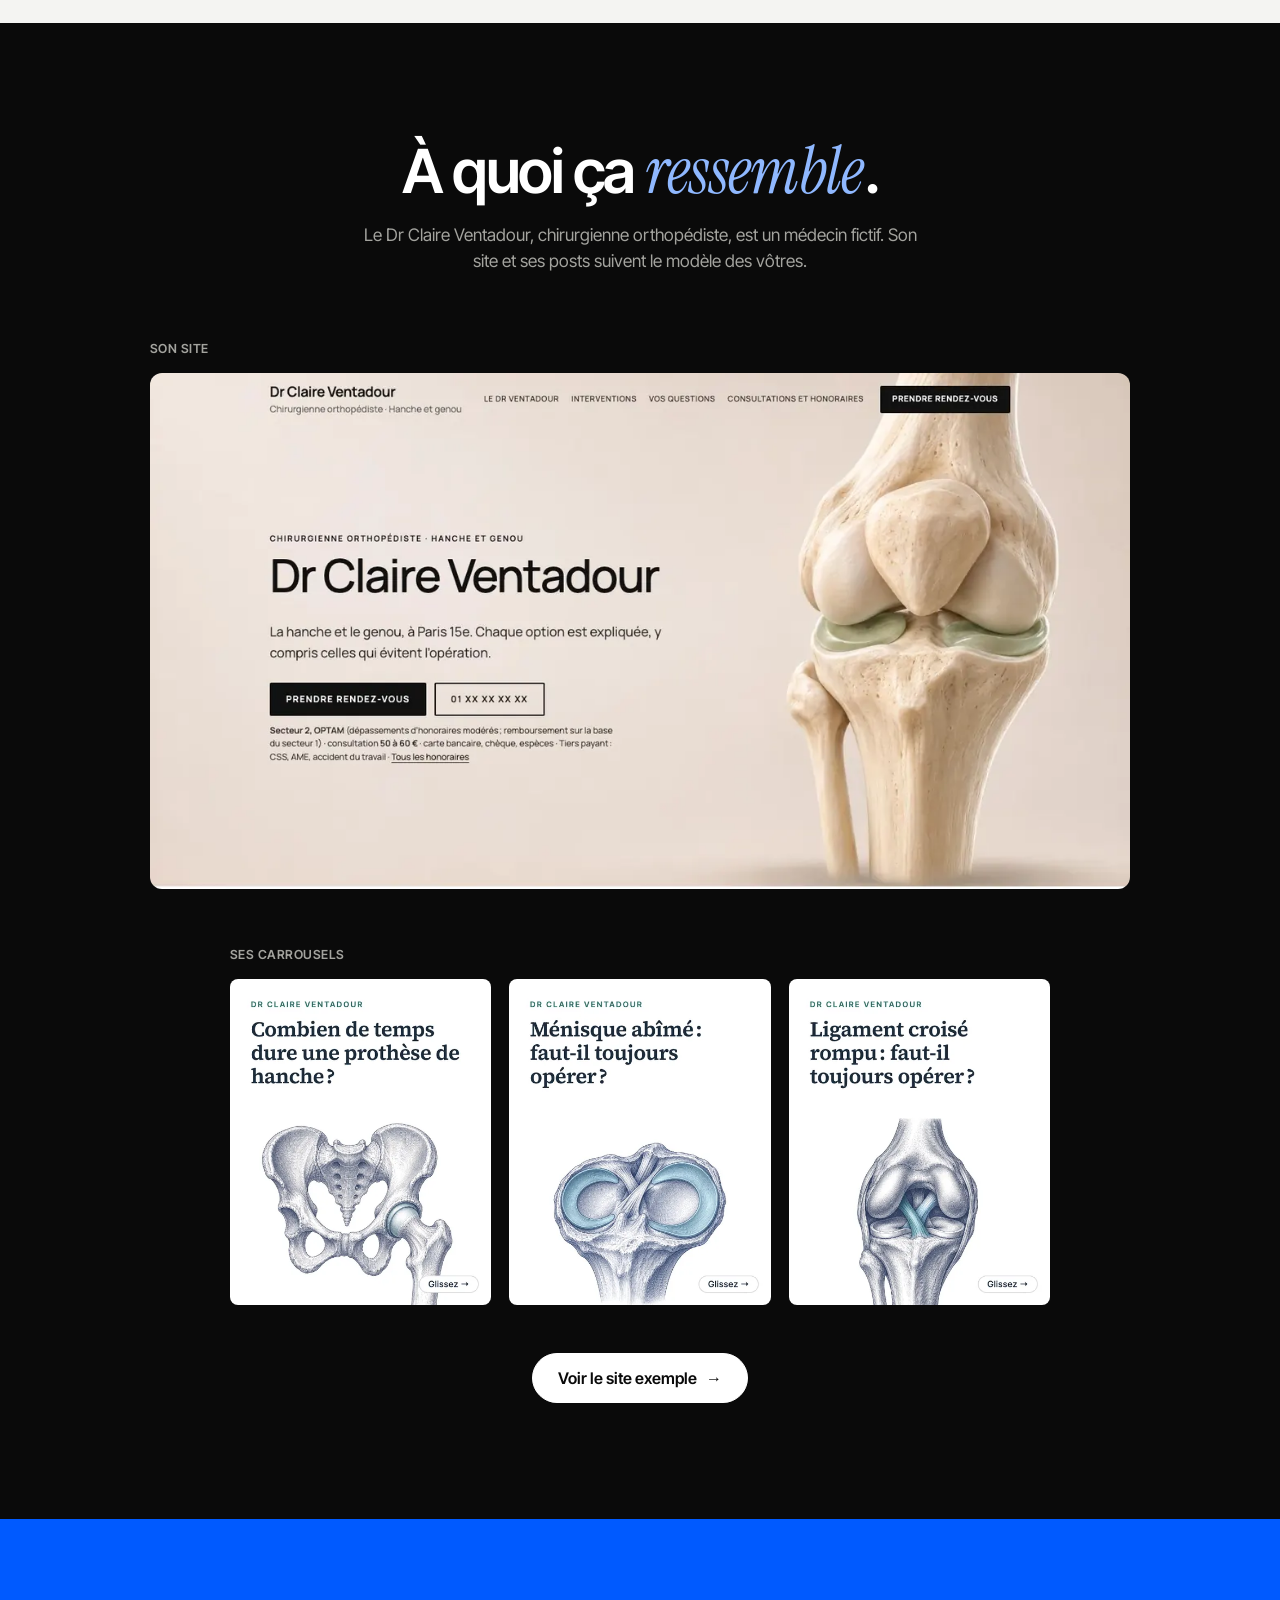
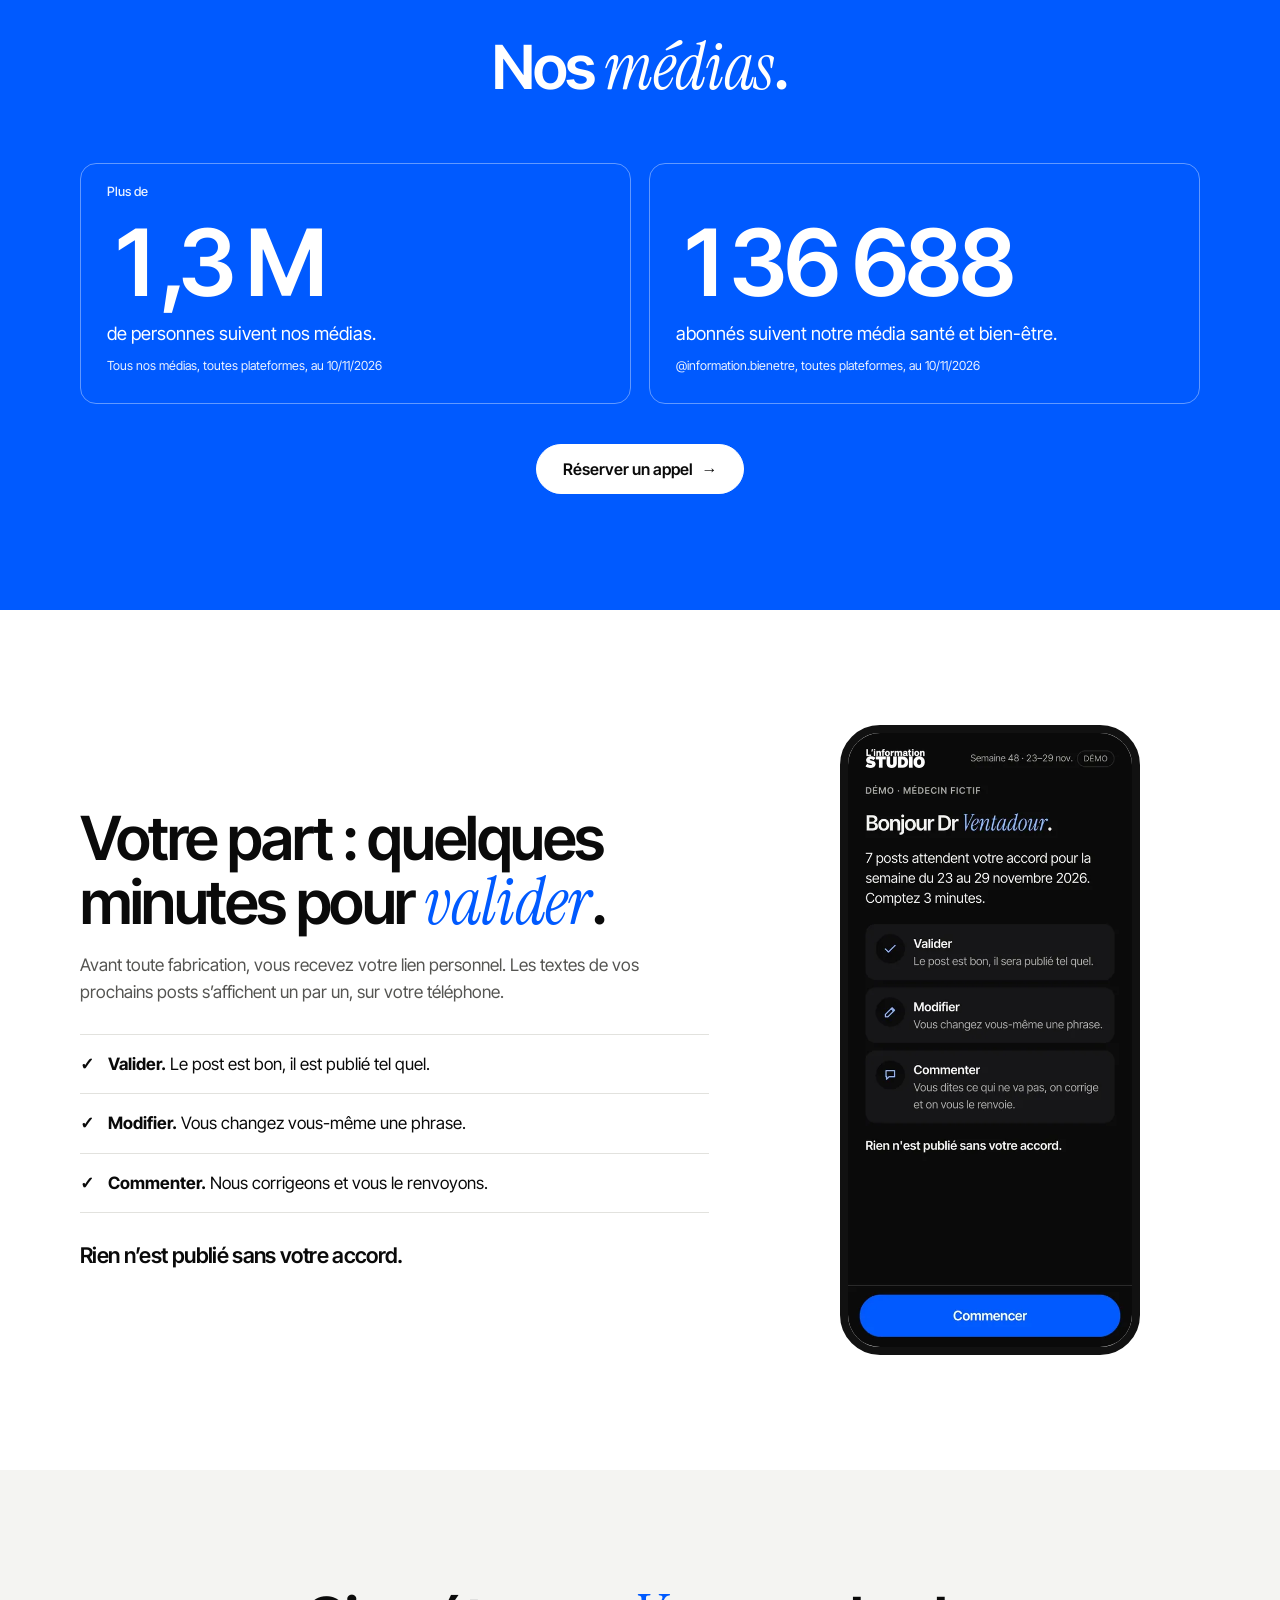
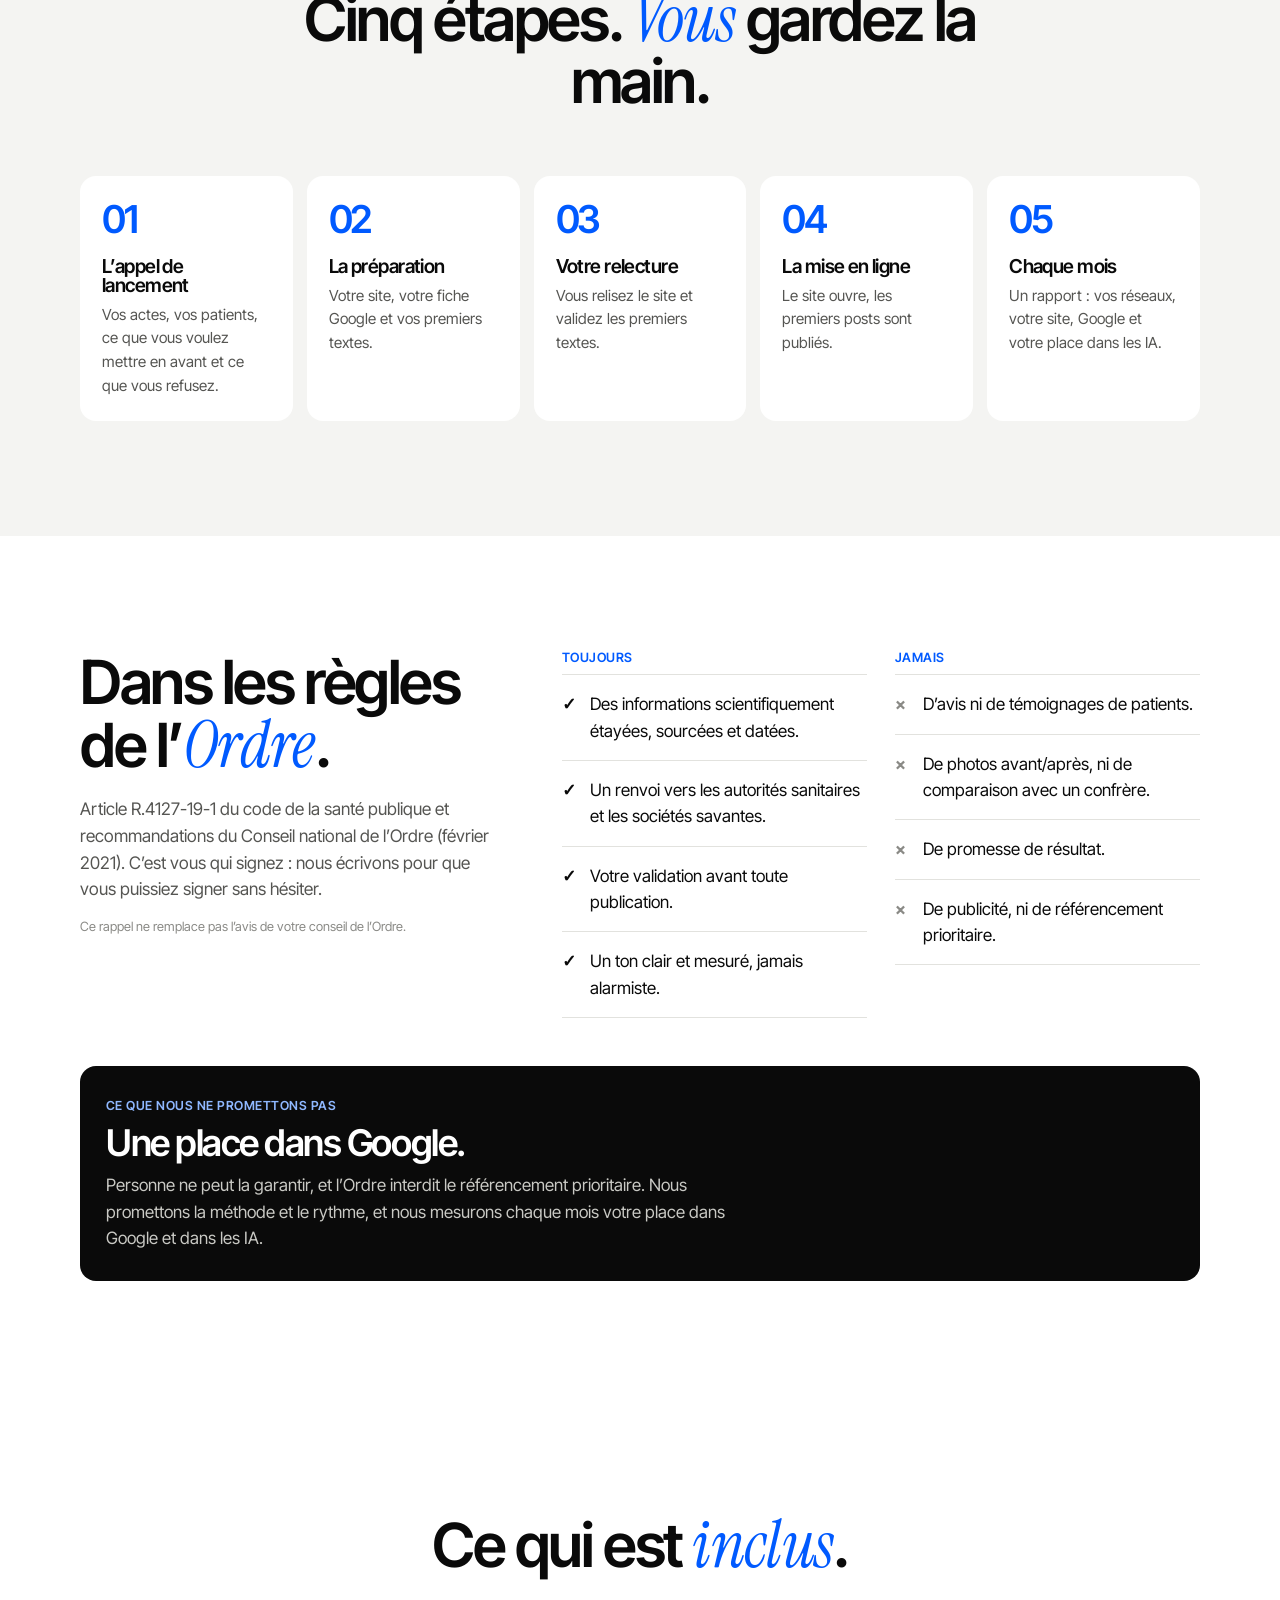
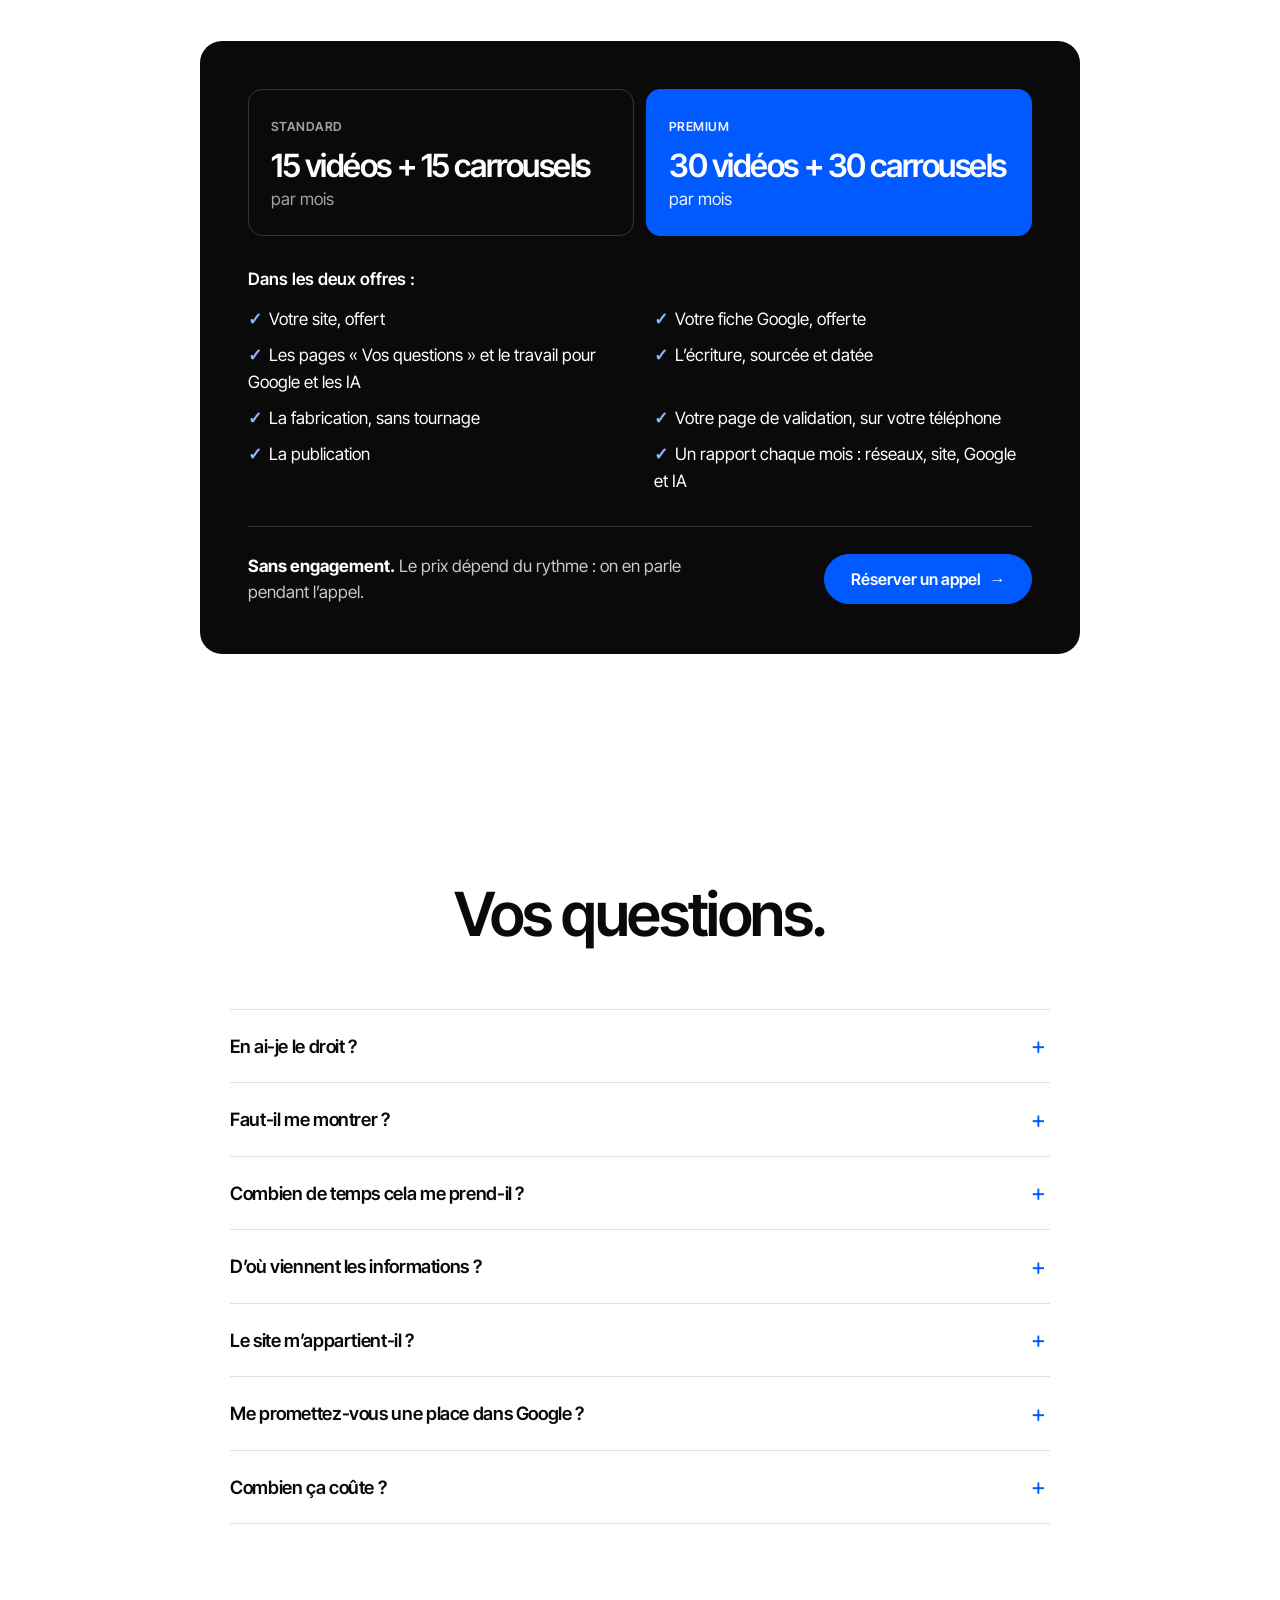
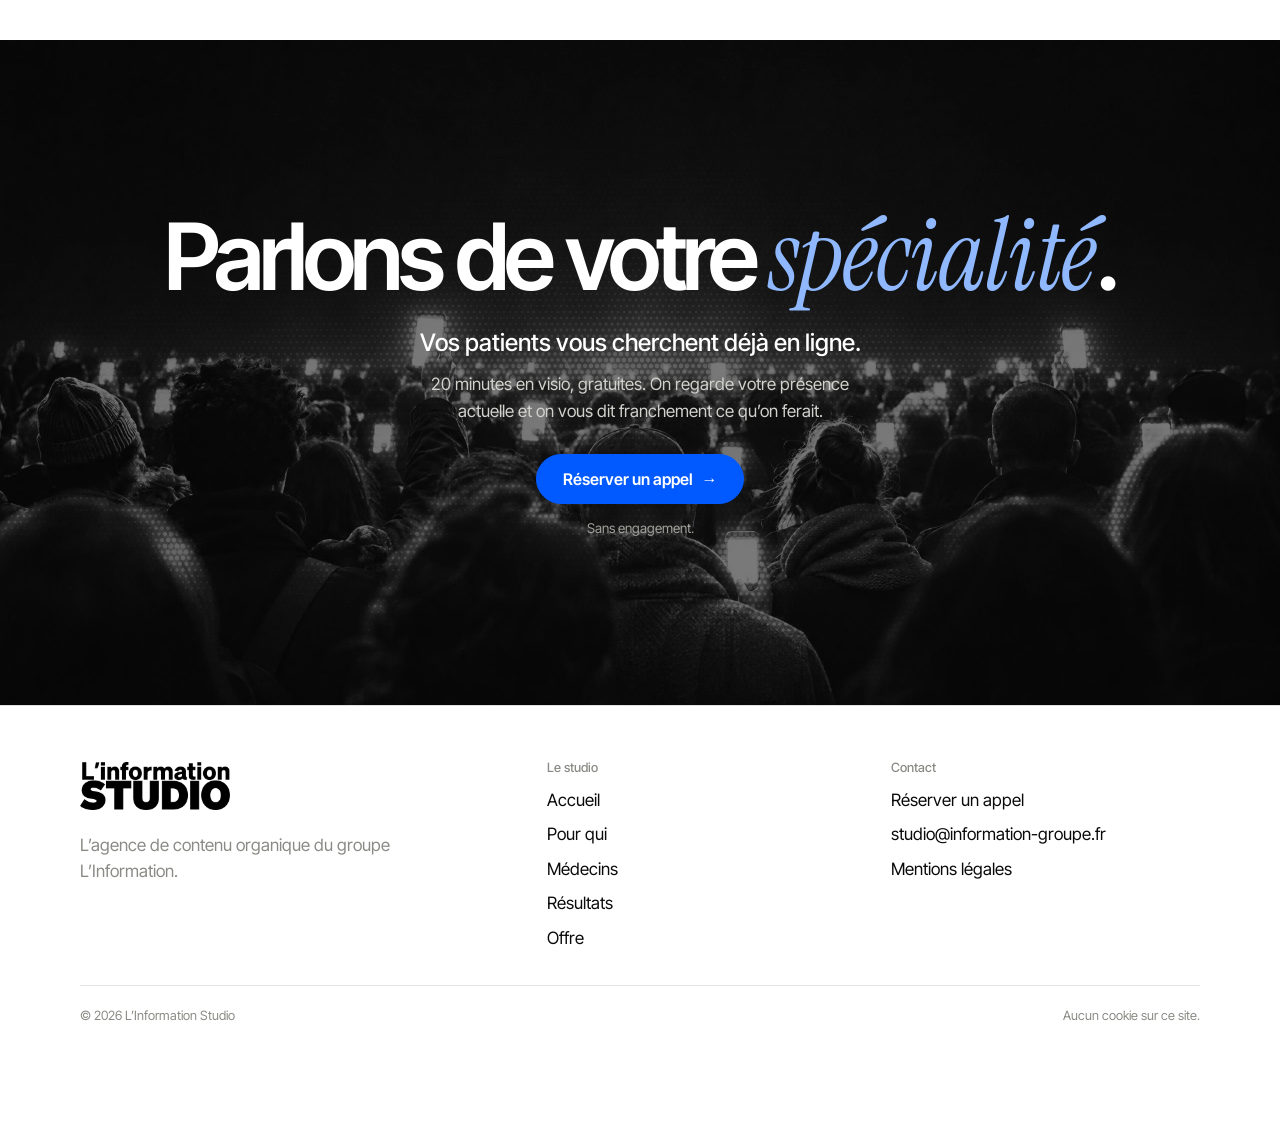
<file: medecins.html>
<!doctype html>
<html lang="fr">
<head>
  <meta charset="utf-8">
  <meta name="viewport" content="width=device-width, initial-scale=1">
  <title>Médecins — L’Information Studio</title>
  <meta name="description" content="Pour les médecins : vos réseaux sans tournage, un site offert et votre place dans Google et les IA. Chaque contenu est sourcé et validé par vous, dans les règles de l’Ordre.">
  <meta name="robots" content="noindex">
  <meta name="theme-color" content="#ffffff">
  <meta property="og:type" content="website">
  <meta property="og:locale" content="fr_FR">
  <meta property="og:site_name" content="L’Information Studio">
  <meta property="og:title" content="Le premier rendez-vous se passe en ligne.">
  <meta property="og:description" content="Pour les médecins : vos réseaux sans tournage, un site offert, votre place dans Google et les IA. Rien n’est publié sans votre accord.">
  <meta property="og:image" content="https://victor21270.github.io/information-studio/assets/apercu-medecins.png">
  <meta property="og:image:width" content="1200">
  <meta property="og:image:height" content="630">
  <meta name="twitter:card" content="summary_large_image">
  <link rel="icon" href="assets/favicon.png" type="image/png">
  <link rel="apple-touch-icon" href="assets/apple-touch-icon.png">
  <link rel="preload" href="assets/fonts/inter-tight-latin-600-normal.woff2" as="font" type="font/woff2" crossorigin>
  <link rel="stylesheet" href="style.css?v=168985af">
  <script src="script.js?v=7c178f80" defer></script>
</head>
<body>
  <a class="lien-evitement" href="#contenu">Aller au contenu</a>
  <header class="menu">
    <div class="page menu-in">
      <a class="logo" href="index.html" aria-label="L’Information Studio, accueil">
        <img src="assets/logo-studio.png" alt="L’Information Studio" width="100" height="32">
      </a>
      <nav class="nav" aria-label="Sections de la page">
        <a href="#offre-medecins">L’offre</a>
        <a href="#exemple">Exemple</a>
        <a href="#validation">Votre part</a>
        <a href="#cadre">Cadre</a>
        <a href="#questions">Questions</a>
      </nav>
      <a class="btn btn-petit" href="https://calendar.app.google/RDV-A-COMPLETER">Réserver un appel</a>
    </div>
  </header>
  <main id="contenu">

    <section class="une">
      <div class="page">
        <p class="etiquette">Pour les médecins</p>
        <h1>Le premier<br><span class="insecable">rendez-vous</span> <span class="insecable">se passe</span><br><em>en ligne</em>.</h1>
        <p class="sous">Vos réseaux, votre site et votre place dans Google et les IA. Sans tournage, sans publicité, et rien n’est publié sans votre accord.</p>
        <a class="btn" href="https://calendar.app.google/RDV-A-COMPLETER">Réserver un appel <span aria-hidden="true">→</span></a>
        <ul class="garanties"><li>Sans tournage</li><li>Site offert</li><li>Validé par vous</li><li>Dans les règles de l’Ordre</li></ul>
      </div>
    </section>

    <section class="bande" aria-label="Nos médias">
      <div class="page bande-in">
        <p>Le moteur de nos médias, dont un média santé</p>
        <ul>
          <li><a href="https://www.instagram.com/information.ia/" target="_blank" rel="noopener">@information.ia</a></li>
          <li><a href="https://www.instagram.com/information.finances/" target="_blank" rel="noopener">@information.finances</a></li>
          <li><a href="https://www.instagram.com/information.bienetre/" target="_blank" rel="noopener">@information.bienetre</a></li>
        </ul>
      </div>
    </section>

    <section class="section gris-fond" id="offre-medecins">
      <div class="page">
      <div class="titre">
        <h2>Ce qu’on vous <em>propose</em>.</h2>
        <p class="titre-sous">Trois briques, un seul interlocuteur.</p>
      </div>
        <div class="cartes">
        <article class="carte">
          <span class="tag">01</span>
          <h3>Vos réseaux, sans tournage.</h3>
          <p>Des carrousels et des vidéos courtes à votre nom, écrits et fabriqués par nous, sourcés, publiés à un rythme régulier. Votre visage n’est jamais obligatoire.</p>
        </article>
        <article class="carte">
          <span class="tag">02</span>
          <h3>Votre site, offert.</h3>
          <p>Un site à votre image, conforme aux recommandations de l’Ordre, avec votre fiche Google. Il vous appartient.</p>
        </article>
        <article class="carte">
          <span class="tag">03</span>
          <h3>Bien compris par Google et les IA.</h3>
          <p>Des pages claires qui répondent aux questions de vos patients, pour que Google et les IA sachent qui vous êtes et ce que vous faites.</p>
        </article>
        </div>
      </div>
    </section>

    <section class="noir" id="exemple">
      <div class="page">
      <div class="titre">
        <h2>À quoi ça <em>ressemble</em>.</h2>
        <p class="titre-sous">Le Dr Claire Ventadour, chirurgienne orthopédiste, est un médecin fictif. Son site et ses posts suivent le modèle des vôtres.</p>
      </div>
        <div class="ex-site">
          <p class="ex-legende">Son site</p>
          <img src="assets/medecins/site-exemple.webp" width="1200" height="633" alt="La page d’accueil du site exemple du Dr Claire Ventadour" loading="lazy" decoding="async">
        </div>
        <div class="ex-posts">
          <p class="ex-legende">Ses carrousels</p>
          <div class="rangee"><img src="assets/medecins/carrousel-hanche.webp" width="480" height="600" alt="Couverture de carrousel : combien de temps dure une prothèse de hanche ?" loading="lazy" decoding="async"><img src="assets/medecins/carrousel-menisque.webp" width="480" height="600" alt="Couverture de carrousel : ménisque abîmé, faut-il toujours opérer ?" loading="lazy" decoding="async"><img src="assets/medecins/carrousel-lca.webp" width="480" height="600" alt="Couverture de carrousel : ligament croisé rompu, faut-il toujours opérer ?" loading="lazy" decoding="async"></div>
        </div>
        <div class="centre ex-boutons">
          <a class="btn btn-blanc" href="https://victor21270.github.io/exemple-site-medecin/" target="_blank" rel="noopener">Voir le site exemple <span aria-hidden="true">→</span></a>
        </div>
      </div>
    </section>

    <section class="section bande-accent">
      <div class="page">
      <div class="titre">
        <h2>Nos <em>médias</em>.</h2>
      </div>
        <div class="chiffres">
        <div class="case">
          <div class="n"><small>Plus de</small>1,3&nbsp;M</div>
          <p>de personnes suivent nos médias.</p>
          <span class="source">Tous nos médias, toutes plateformes, au 10/11/2026</span>
        </div>
        <div class="case">
          <div class="n">136&nbsp;688</div>
          <p>abonnés suivent notre média santé et bien-être.</p>
          <span class="source">@information.bienetre, toutes plateformes, au 10/11/2026</span>
        </div>
        </div>
        <div class="centre"><a class="btn btn-blanc" href="https://calendar.app.google/RDV-A-COMPLETER">Réserver un appel <span aria-hidden="true">→</span></a></div>
      </div>
    </section>

    <section class="section" id="validation">
      <div class="page part">
        <div>
          <div class="titre">
        <h2>Votre part&nbsp;: quelques minutes pour <em>valider</em>.</h2>
        <p class="titre-sous">Avant toute fabrication, vous recevez votre lien personnel. Les textes de vos prochains posts s’affichent un par un, sur votre téléphone.</p>
      </div>
          <ul class="cadre-liste">
            <li><b>Valider.</b> Le post est bon, il est publié tel quel.</li>
            <li><b>Modifier.</b> Vous changez vous-même une phrase.</li>
            <li><b>Commenter.</b> Nous corrigeons et vous le renvoyons.</li>
          </ul>
          <p class="fort">Rien n’est publié sans votre accord.</p>
        </div>
        <div class="telephone"><img src="assets/medecins/validation.webp" width="520" height="1125" alt="La page de validation, ouverte sur un téléphone" loading="lazy" decoding="async"></div>
      </div>
    </section>

    <section class="section gris-fond" id="methode">
      <div class="page">
      <div class="titre">
        <h2>Cinq étapes. <em>Vous</em> gardez la main.</h2>
      </div>
        <ol class="etapes">
        <li>
          <span class="num">01</span>
          <h3>L’appel de lancement</h3>
          <p>Vos actes, vos patients, ce que vous voulez mettre en avant et ce que vous refusez.</p>
        </li>
        <li>
          <span class="num">02</span>
          <h3>La préparation</h3>
          <p>Votre site, votre fiche Google et vos premiers textes.</p>
        </li>
        <li>
          <span class="num">03</span>
          <h3>Votre relecture</h3>
          <p>Vous relisez le site et validez les premiers textes.</p>
        </li>
        <li>
          <span class="num">04</span>
          <h3>La mise en ligne</h3>
          <p>Le site ouvre, les premiers posts sont publiés.</p>
        </li>
        <li>
          <span class="num">05</span>
          <h3>Chaque mois</h3>
          <p>Un rapport&nbsp;: vos réseaux, votre site, Google et votre place dans les IA.</p>
        </li>
        </ol>
      </div>
    </section>

    <section class="section" id="cadre">
      <div class="page">
        <div class="cadre">
          <div>
            <div class="titre">
        <h2>Dans les règles de l’<em>Ordre</em>.</h2>
        <p class="titre-sous">Article R.4127-19-1 du code de la santé publique et recommandations du Conseil national de l’Ordre (février 2021). C’est vous qui signez&nbsp;: nous écrivons pour que vous puissiez signer sans hésiter.</p>
      </div>
            <p class="petit">Ce rappel ne remplace pas l’avis de votre conseil de l’Ordre.</p>
          </div>
          <div class="cadre-listes">
            <div>
              <h3>Toujours</h3>
              <ul class="cadre-liste">
                <li>Des informations scientifiquement étayées, sourcées et datées.</li>
                <li>Un renvoi vers les autorités sanitaires et les sociétés savantes.</li>
                <li>Votre validation avant toute publication.</li>
                <li>Un ton clair et mesuré, jamais alarmiste.</li>
              </ul>
            </div>
            <div>
              <h3>Jamais</h3>
              <ul class="cadre-liste jamais">
                <li>D’avis ni de témoignages de patients.</li>
                <li>De photos avant/après, ni de comparaison avec un confrère.</li>
                <li>De promesse de résultat.</li>
                <li>De publicité, ni de référencement prioritaire.</li>
              </ul>
            </div>
          </div>
        </div>
        <div class="encart">
          <span class="tag">Ce que nous ne promettons pas</span>
          <h3>Une place dans Google.</h3>
          <p>Personne ne peut la garantir, et l’Ordre interdit le référencement prioritaire. Nous promettons la méthode et le rythme, et nous mesurons chaque mois votre place dans Google et dans les IA.</p>
        </div>
      </div>
    </section>

    <section class="section" id="offre">
      <div class="page">
      <div class="titre">
        <h2>Ce qui est <em>inclus</em>.</h2>
      </div>
        <div class="pack">
          <div class="offres">
            <div class="offre">
              <span class="tag">Standard</span>
              <div class="o-n">15 vidéos + 15 carrousels</div>
              <span class="o-r">par mois</span>
            </div>
            <div class="offre premium">
              <span class="tag">Premium</span>
              <div class="o-n">30 vidéos + 30 carrousels</div>
              <span class="o-r">par mois</span>
            </div>
          </div>
          <p class="pack-titre">Dans les deux offres&nbsp;:</p>
          <ul class="coches"><li>Votre site, offert</li><li>Votre fiche Google, offerte</li><li>Les pages « Vos questions » et le travail pour Google et les IA</li><li>L’écriture, sourcée et datée</li><li>La fabrication, sans tournage</li><li>Votre page de validation, sur votre téléphone</li><li>La publication</li><li>Un rapport chaque mois&nbsp;: réseaux, site, Google et IA</li></ul>
          <div class="pack-bas">
            <p><b>Sans engagement.</b> Le prix dépend du rythme&nbsp;: on en parle pendant l’appel.</p>
            <a class="btn" href="https://calendar.app.google/RDV-A-COMPLETER">Réserver un appel <span aria-hidden="true">→</span></a>
          </div>
        </div>
      </div>
    </section>

    <section class="section" id="questions">
      <div class="page">
      <div class="titre">
        <h2>Vos questions.</h2>
      </div>
        <div class="faq">
          <details>
            <summary>En ai-je le droit&nbsp;?</summary>
            <p>Oui. Depuis le décret du 22&nbsp;décembre 2020 (article R.4127-19-1), un médecin peut informer le public, réseaux sociaux compris, en suivant les recommandations de l’Ordre.</p>
          </details>
          <details>
            <summary>Faut-il me montrer&nbsp;?</summary>
            <p>Non. Vos posts portent votre nom, pas forcément votre visage. Vous n’avez rien à filmer.</p>
          </details>
          <details>
            <summary>Combien de temps cela me prend-il&nbsp;?</summary>
            <p>Un appel de lancement, puis quelques minutes pour valider vos textes depuis votre téléphone.</p>
          </details>
          <details>
            <summary>D’où viennent les informations&nbsp;?</summary>
            <p>De sources reconnues&nbsp;: Haute Autorité de santé, Assurance maladie, sociétés savantes, publications. Chaque contenu est sourcé et daté.</p>
          </details>
          <details>
            <summary>Le site m’appartient-il&nbsp;?</summary>
            <p>Oui. Le site qu’on vous offre est à vous.</p>
          </details>
          <details>
            <summary>Me promettez-vous une place dans Google&nbsp;?</summary>
            <p>Non. Personne ne peut la garantir honnêtement, et l’Ordre interdit le référencement prioritaire. On promet la méthode, le rythme et un rapport franc chaque mois.</p>
          </details>
          <details>
            <summary>Combien ça coûte&nbsp;?</summary>
            <p>Cela dépend du rythme choisi. On vous donne un prix clair pendant l’appel.</p>
          </details>
        </div>
      </div>
    </section>

    <section class="appel" id="rdv">
      <img class="appel-photo" src="assets/une-foule-tramee-2560.jpg" alt="" loading="lazy" decoding="async">
      <div class="page appel-in">
        <h2>Parlons de votre <em>spécialité</em>.</h2>
        <p class="punch">Vos patients vous cherchent déjà en ligne.</p>
        <p>20 minutes en visio, gratuites. On regarde votre présence actuelle et on vous dit franchement ce qu’on ferait.</p>
        <a class="btn" href="https://calendar.app.google/RDV-A-COMPLETER">Réserver un appel <span aria-hidden="true">→</span></a>
        <span class="mention">Sans engagement.</span>
      </div>
    </section>
  </main>

  <footer class="pied">
    <div class="page">
      <div>
        <a class="logo" href="index.html" aria-label="L’Information Studio, accueil">
        <img src="assets/logo-studio.png" alt="L’Information Studio" width="100" height="32">
      </a>
        <p>L’agence de contenu organique du groupe L’Information.</p>
      </div>
      <div>
        <h4>Le studio</h4>
        <ul>
          <li><a href="index.html">Accueil</a></li>
          <li><a href="index.html#pour-qui">Pour qui</a></li>
          <li><a href="medecins.html">Médecins</a></li>
          <li><a href="index.html#resultats">Résultats</a></li>
          <li><a href="index.html#offre">Offre</a></li>
        </ul>
      </div>
      <div>
        <h4>Contact</h4>
        <ul>
          <li><a href="https://calendar.app.google/RDV-A-COMPLETER">Réserver un appel</a></li>
          <!-- Adresse proposée, à créer chez OVH avant la mise en ligne -->
          <li><a href="mailto:studio@information-groupe.fr">studio@information-groupe.fr</a></li>
          <li><a href="mentions-legales.html">Mentions légales</a></li>
        </ul>
      </div>
      <div class="bas">
        <span>© 2026 L’Information Studio</span>
        <span>Aucun cookie sur ce site.</span>
      </div>
    </div>
  </footer>
  <a class="flottant" href="https://calendar.app.google/RDV-A-COMPLETER">Réserver un appel <span aria-hidden="true">→</span></a>
</body>
</html>
</file>
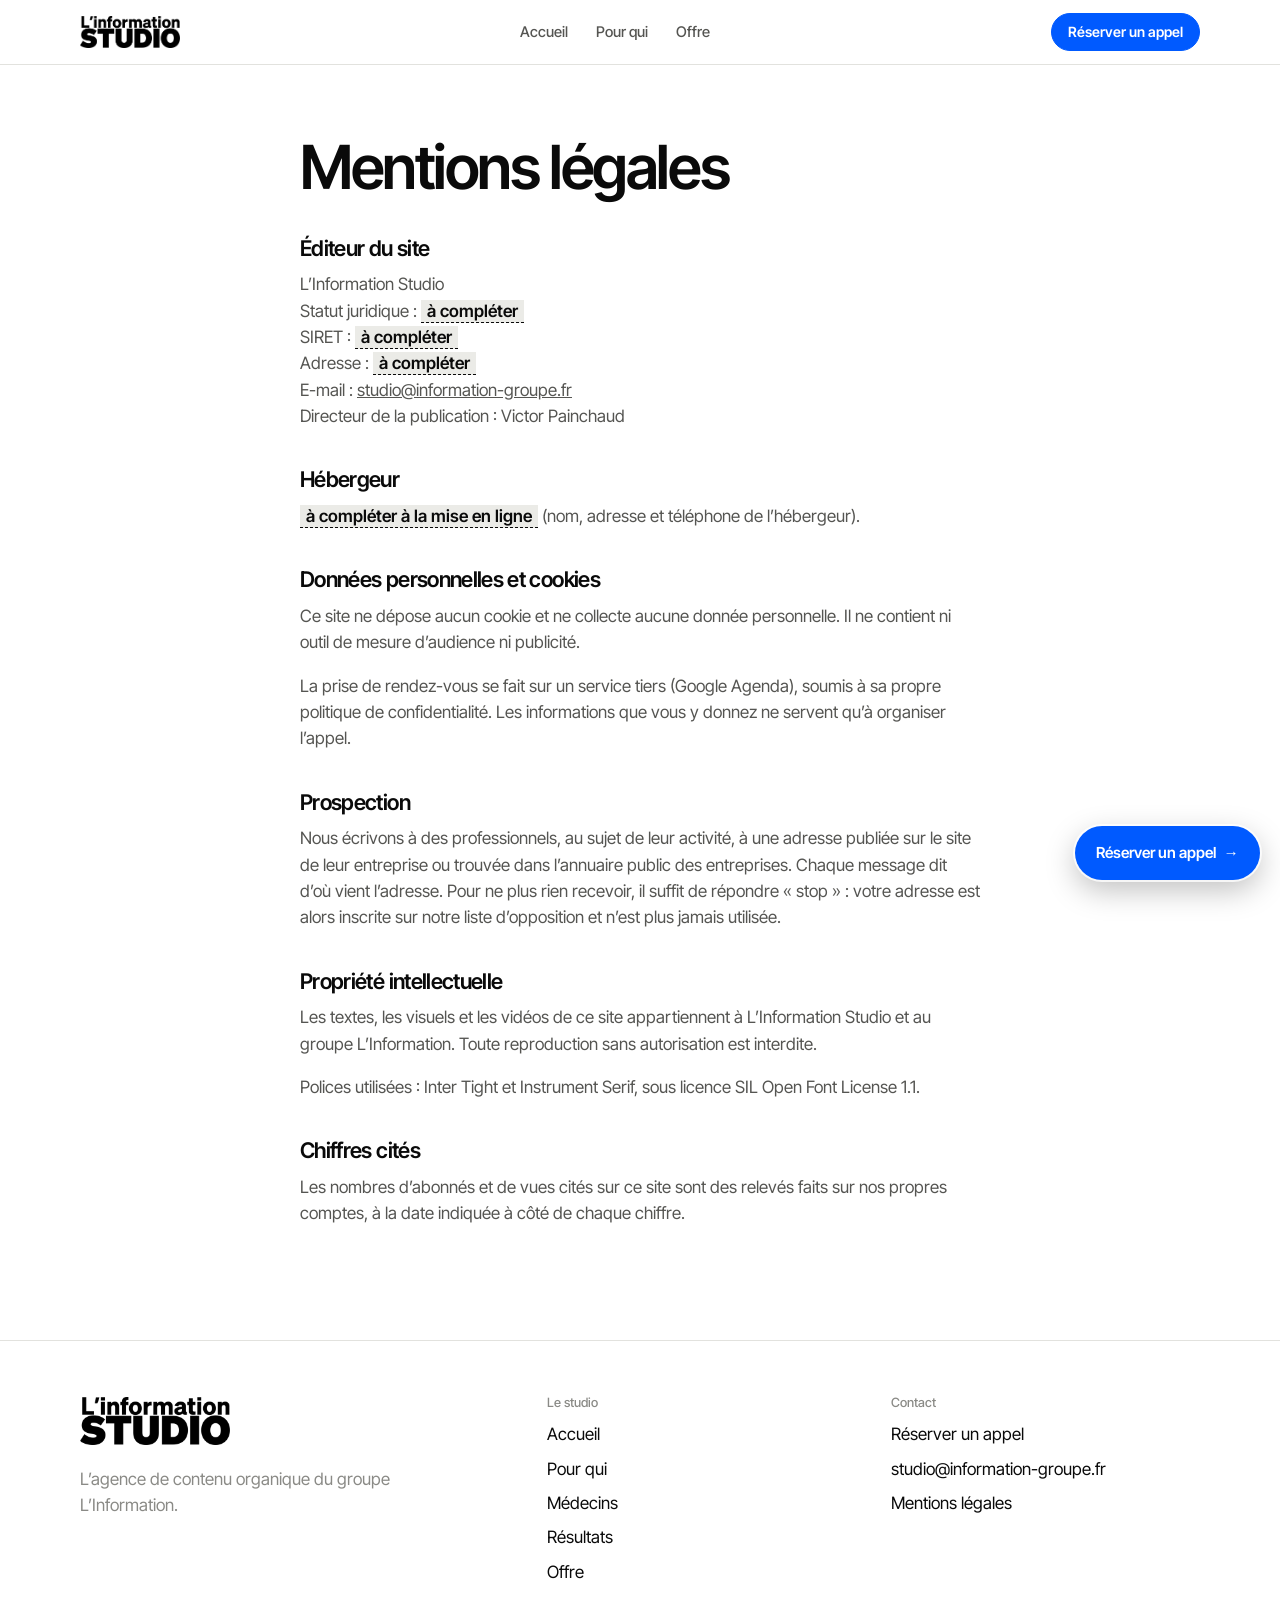
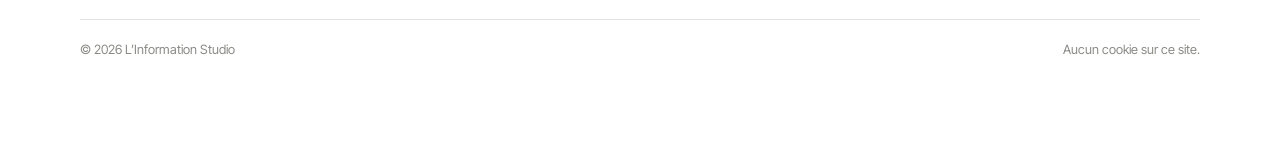
<file: mentions-legales.html>
<!doctype html>
<html lang="fr">
<head>
  <meta charset="utf-8">
  <meta name="viewport" content="width=device-width, initial-scale=1">
  <title>Mentions légales — L’Information Studio</title>
  <meta name="description" content="Mentions légales du site de L’Information Studio.">
  <meta name="robots" content="noindex">
  <meta name="theme-color" content="#ffffff">
  <meta property="og:type" content="website">
  <meta property="og:locale" content="fr_FR">
  <meta property="og:site_name" content="L’Information Studio">
  <meta property="og:title" content="Mentions légales">
  <meta property="og:description" content="L’Information Studio">
  <meta property="og:image" content="https://victor21270.github.io/information-studio/assets/apercu.png">
  <meta property="og:image:width" content="1200">
  <meta property="og:image:height" content="630">
  <meta name="twitter:card" content="summary_large_image">
  <link rel="icon" href="assets/favicon.png" type="image/png">
  <link rel="apple-touch-icon" href="assets/apple-touch-icon.png">
  <link rel="preload" href="assets/fonts/inter-tight-latin-600-normal.woff2" as="font" type="font/woff2" crossorigin>
  <link rel="stylesheet" href="style.css?v=168985af">
  <script src="script.js?v=7c178f80" defer></script>
</head>
<body>
  <a class="lien-evitement" href="#contenu">Aller au contenu</a>
  <header class="menu">
    <div class="page menu-in">
      <a class="logo" href="index.html" aria-label="L’Information Studio, accueil">
        <img src="assets/logo-studio.png" alt="L’Information Studio" width="100" height="32">
      </a>
      <nav class="nav" aria-label="Sections de la page">
        <a href="index.html">Accueil</a>
        <a href="index.html#pour-qui">Pour qui</a>
        <a href="index.html#offre">Offre</a>
      </nav>
      <a class="btn btn-petit" href="https://calendar.app.google/RDV-A-COMPLETER">Réserver un appel</a>
    </div>
  </header>
  <main class="page texte-long" id="contenu">
    <h1>Mentions légales</h1>
    <h2>Éditeur du site</h2>
    <p>L’Information Studio<br>
      Statut juridique&nbsp;: <span class="a-completer">à compléter</span><br>
      SIRET&nbsp;: <span class="a-completer">à compléter</span><br>
      Adresse&nbsp;: <span class="a-completer">à compléter</span><br>
      E-mail&nbsp;: <a href="mailto:studio@information-groupe.fr">studio@information-groupe.fr</a><br>
      Directeur de la publication&nbsp;: Victor Painchaud</p>
    <h2>Hébergeur</h2>
    <p><span class="a-completer">à compléter à la mise en ligne</span> (nom, adresse et téléphone de l’hébergeur).</p>
    <h2>Données personnelles et cookies</h2>
    <p>Ce site ne dépose aucun cookie et ne collecte aucune donnée personnelle. Il ne contient ni outil de mesure d’audience ni publicité.</p>
    <p>La prise de rendez-vous se fait sur un service tiers (Google Agenda), soumis à sa propre politique de confidentialité. Les informations que vous y donnez ne servent qu’à organiser l’appel.</p>
    <h2>Prospection</h2>
    <p>Nous écrivons à des professionnels, au sujet de leur activité, à une adresse publiée sur le site de leur entreprise ou trouvée dans l’annuaire public des entreprises. Chaque message dit d’où vient l’adresse. Pour ne plus rien recevoir, il suffit de répondre «&nbsp;stop&nbsp;»&nbsp;: votre adresse est alors inscrite sur notre liste d’opposition et n’est plus jamais utilisée.</p>
    <h2>Propriété intellectuelle</h2>
    <p>Les textes, les visuels et les vidéos de ce site appartiennent à L’Information Studio et au groupe L’Information. Toute reproduction sans autorisation est interdite.</p>
    <p>Polices utilisées&nbsp;: Inter Tight et Instrument Serif, sous licence SIL Open Font License 1.1.</p>
    <h2>Chiffres cités</h2>
    <p>Les nombres d’abonnés et de vues cités sur ce site sont des relevés faits sur nos propres comptes, à la date indiquée à côté de chaque chiffre.</p>
  </main>

  <footer class="pied">
    <div class="page">
      <div>
        <a class="logo" href="index.html" aria-label="L’Information Studio, accueil">
        <img src="assets/logo-studio.png" alt="L’Information Studio" width="100" height="32">
      </a>
        <p>L’agence de contenu organique du groupe L’Information.</p>
      </div>
      <div>
        <h4>Le studio</h4>
        <ul>
          <li><a href="index.html">Accueil</a></li>
          <li><a href="index.html#pour-qui">Pour qui</a></li>
          <li><a href="medecins.html">Médecins</a></li>
          <li><a href="index.html#resultats">Résultats</a></li>
          <li><a href="index.html#offre">Offre</a></li>
        </ul>
      </div>
      <div>
        <h4>Contact</h4>
        <ul>
          <li><a href="https://calendar.app.google/RDV-A-COMPLETER">Réserver un appel</a></li>
          <!-- Adresse proposée, à créer chez OVH avant la mise en ligne -->
          <li><a href="mailto:studio@information-groupe.fr">studio@information-groupe.fr</a></li>
          <li><a href="mentions-legales.html">Mentions légales</a></li>
        </ul>
      </div>
      <div class="bas">
        <span>© 2026 L’Information Studio</span>
        <span>Aucun cookie sur ce site.</span>
      </div>
    </div>
  </footer>
  <a class="flottant" href="https://calendar.app.google/RDV-A-COMPLETER">Réserver un appel <span aria-hidden="true">→</span></a>
</body>
</html>
</file>
<file: style.css>
/* L'Information Studio — feuille de style, version 4 (09/11 au soir)
   Retour de Victor : « un peu trop complexe », revenir à la mécanique d'agenceshort, sur un site noir et blanc.
   Donc : fond blanc, texte noir, deux bandes noires, aucune couleur, aucun effet qui tourne.
   Léger avant tout : pas de filtre, pas de flou, pas de mélange de couleurs, pas d'animation en boucle.
   Polices hébergées sur le site : Inter Tight (OFL), Instrument Serif (OFL).
   11/11 : Victor trouve le noir et blanc « trop simple, trop sobre ». Il choisit le violet, puis le même jour le
   bleu électrique (« on va faire ça plutôt »). Une seule couleur,
   en aplat (aucun dégradé, aucun effet) : elle se change ici, dans --accent, --accent-fonce et --accent-clair.
   Le premier bleu (#1F3DFF) contenait du rouge : à l'écran, Victor le voyait encore violet. Celui-ci n'en a pas.
   Contrastes vérifiés : blanc sur --accent 5,4 ; --accent sur blanc 5,4 ; --accent-clair sur noir 9,9. */

@font-face { font-family: "Inter Tight"; src: url("assets/fonts/inter-tight-latin-400-normal.woff2") format("woff2"); font-weight: 400; font-display: swap; }
@font-face { font-family: "Inter Tight"; src: url("assets/fonts/inter-tight-latin-500-normal.woff2") format("woff2"); font-weight: 500; font-display: swap; }
@font-face { font-family: "Inter Tight"; src: url("assets/fonts/inter-tight-latin-600-normal.woff2") format("woff2"); font-weight: 600; font-display: swap; }
@font-face { font-family: "Inter Tight"; src: url("assets/fonts/inter-tight-latin-700-normal.woff2") format("woff2"); font-weight: 700; font-display: swap; }
@font-face { font-family: "Inter Tight"; src: url("assets/fonts/inter-tight-latin-800-normal.woff2") format("woff2"); font-weight: 800; font-display: swap; }
@font-face { font-family: "Instrument Serif"; src: url("assets/fonts/instrument-serif-italique.woff2") format("woff2"); font-weight: 400; font-style: italic; font-display: swap; }

:root {
  --noir: #0A0A0A;
  --blanc: #FFFFFF;
  --fond-gris: #F4F4F2;
  --texte-2: #555552;
  --gris: #8A8A86;
  --trait: #E2E2DE;
  --accent: #005AFF;        /* le bleu électrique : mots en italique, boutons, bande des chiffres, offre Premium */
  --accent-fonce: #0047CC;  /* au survol des boutons */
  --accent-clair: #8FB8FF;  /* le même bleu, lisible sur les fonds noirs */
  --page: 1200px;
  --gouttiere: clamp(16px, 4vw, 40px);
  --sans: "Inter Tight", "Helvetica Neue", Arial, sans-serif;
  --serif: "Instrument Serif", Georgia, "Times New Roman", serif;
  color-scheme: light;
}

*, *::before, *::after { box-sizing: border-box; }
html { -webkit-text-size-adjust: 100%; scroll-behavior: smooth; scroll-padding-top: 80px; }
body { margin: 0; background: var(--blanc); color: var(--noir); font-family: var(--sans); font-size: 17px; line-height: 1.55; -webkit-font-smoothing: antialiased; overflow-x: clip; }
img, video { display: block; max-width: 100%; }
a { color: inherit; }
p { margin: 0 0 1em; }
h1, h2, h3, h4 { margin: 0; font-weight: 600; letter-spacing: -0.04em; line-height: 1; }
em { font-family: var(--serif); font-style: italic; font-weight: 400; letter-spacing: -0.01em; font-size: 1.08em; color: var(--accent); }
.noir em, .pack em, .appel em, .client-zero em, .encart em { color: var(--accent-clair); }
.bande-accent em { color: inherit; }
ul, ol { margin: 0; padding: 0; list-style: none; }
::selection { background: var(--accent); color: var(--blanc); }
:focus-visible { outline: 2px solid var(--accent); outline-offset: 3px; }
.page { width: 100%; max-width: var(--page); margin-inline: auto; padding-inline: var(--gouttiere); }
.centre { text-align: center; }
.lien-evitement { position: absolute; left: -999px; top: 8px; z-index: 200; background: var(--noir); color: var(--blanc); padding: 10px 14px; }
.lien-evitement:focus { left: 8px; }

/* ---------- Boutons : pilule bleue, blanche sur la bande bleue ---------- */
.btn { display: inline-flex; align-items: center; gap: .55em; padding: 1em 1.6em; border-radius: 999px; background: var(--accent); color: var(--blanc); border: 1px solid var(--accent); font-weight: 600; font-size: 1rem; line-height: 1; text-decoration: none; white-space: nowrap; transition: background .2s ease, color .2s ease; }
.btn:hover { background: var(--accent-fonce); border-color: var(--accent-fonce); }
.btn-petit { padding: .75em 1.15em; font-size: .88rem; }
.btn-blanc { background: var(--blanc); color: var(--noir); border-color: var(--blanc); }
.btn-blanc:hover { background: transparent; color: var(--blanc); }

/* ---------- Menu ---------- */
.menu { position: sticky; top: 0; z-index: 50; background: var(--blanc); border-bottom: 1px solid var(--trait); }
.menu-in { display: flex; align-items: center; justify-content: space-between; gap: 24px; height: 64px; }
.logo { display: inline-flex; flex: none; text-decoration: none; }
.logo img { display: block; height: 32px; width: auto; }
.nav { display: none; gap: 28px; font-size: .92rem; font-weight: 500; }
.nav a { text-decoration: none; color: var(--texte-2); }
.nav a:hover { color: var(--accent); }
@media (min-width: 860px) { .nav { display: flex; } }

/* ---------- Titres de section ---------- */
.section { padding-block: clamp(72px, 9vw, 120px); }
.gris-fond { background: var(--fond-gris); }
.titre { text-align: center; max-width: 820px; margin: 0 auto clamp(40px, 5vw, 64px); }
.titre h2 { font-size: clamp(2.1rem, 5vw, 3.8rem); }
.titre-sous { margin: 18px auto 0; max-width: 56ch; color: var(--texte-2); font-size: 1.08rem; }
.tag { display: inline-block; font-size: .78rem; font-weight: 600; letter-spacing: .04em; text-transform: uppercase; color: var(--gris); }
.source { display: block; font-size: .78rem; color: var(--gris); }
.lien { font-weight: 600; text-decoration: none; border-bottom: 1px solid currentColor; padding-bottom: 1px; color: var(--accent); }
.noir .lien, .client-zero .lien { color: var(--accent-clair); }

/* ---------- La une ---------- */
.une { text-align: center; padding-block: clamp(64px, 10vw, 130px) clamp(56px, 8vw, 96px); }
.etiquette { display: inline-flex; align-items: center; gap: 10px; margin-bottom: 28px; padding: 7px 14px; border: 1px solid var(--trait); border-radius: 999px; font-size: .86rem; font-weight: 500; }
.etiquette::before { content: ""; width: 7px; height: 7px; border-radius: 50%; background: var(--accent); }
.une h1 { font-size: clamp(2.8rem, 8.4vw, 6.8rem); letter-spacing: -0.055em; line-height: .95; }
.sous { max-width: 40ch; margin: 28px auto 36px; font-size: clamp(1.08rem, 1.8vw, 1.3rem); color: var(--texte-2); line-height: 1.45; }
.garanties { display: flex; flex-wrap: wrap; justify-content: center; gap: 8px 22px; margin-top: 22px; font-size: .9rem; font-weight: 500; color: var(--texte-2); }
.garanties li::before, .coches li::before { content: "✓"; margin-right: 7px; font-weight: 700; color: var(--accent); }

/* ---------- La bande des médias ---------- */
.bande { border-block: 1px solid var(--trait); padding-block: 26px; }
.bande-in { display: flex; flex-wrap: wrap; align-items: center; justify-content: center; gap: 10px 34px; }
.bande p { margin: 0; font-size: .86rem; color: var(--gris); }
.bande ul { display: flex; flex-wrap: wrap; justify-content: center; gap: 8px 30px; font-weight: 700; font-size: 1.05rem; letter-spacing: -0.02em; }
.bande a { text-decoration: none; }
.bande a:hover { text-decoration: underline; }

/* ---------- Bande noire (défilé, exemple médecins) ---------- */
.noir { background: var(--noir); color: var(--blanc); padding-block: clamp(72px, 9vw, 120px); }
.noir .titre-sous { color: #A3A39E; }

/* ---------- Le défilé : deux rangées de même hauteur qui glissent de droite à gauche ----------
   Seul « transform » bouge (calculé par la carte graphique, sans repeindre la page).
   L'animation ne tourne que quand la bande est à l'écran (script.js pose la classe .en-vue),
   et s'arrête sous la souris pour qu'on puisse regarder une vignette. Toute la bande tient dans un écran. */
.defile-zone { padding-block: clamp(56px, 6vw, 80px); }
.defile { display: grid; gap: 12px; margin: 4px 0 32px; overflow: hidden; }
.rang { overflow: hidden; }
.piste { display: flex; width: max-content; animation: defile var(--duree, 90s) linear infinite paused; will-change: transform; }
.defile-zone.en-vue .piste { animation-play-state: running; }
.defile-zone.en-vue .defile:hover .piste { animation-play-state: paused; }
@keyframes defile { to { transform: translateX(-50%); } }
.vignette { position: relative; flex: none; margin-right: 12px; border-radius: 9px; overflow: hidden; background: #1A1A1A; }
.vignette img { display: block; width: 100%; height: auto; }
.vignette.reel { width: 107px; }
.vignette.carrousel { width: 152px; }
.vignette::after { position: absolute; right: 6px; bottom: 6px; padding: 3px 5px; border-radius: 999px; background: rgba(0, 0, 0, .6); color: var(--blanc); font-size: .58rem; line-height: 1; }
.vignette.reel::after { content: "▶"; }
.vignette.carrousel::after { content: "•••"; letter-spacing: 1px; }
@media (max-width: 640px) {
  .defile { gap: 10px; }
  .vignette { margin-right: 10px; }
  .vignette.reel { width: 84px; }
  .vignette.carrousel { width: 120px; }
}
@media (prefers-reduced-motion: reduce) { .piste { animation: none; } .rang { overflow-x: auto; } }

/* ---------- Les chiffres ---------- */
.chiffres { display: grid; gap: 14px; margin-bottom: 40px; }
@media (min-width: 820px) { .chiffres { grid-auto-flow: column; grid-auto-columns: 1fr; gap: 18px; } }
.case { position: relative; border: 1px solid var(--trait); border-radius: 16px; padding: 46px 26px 28px; }
.case .n { font-size: clamp(2.8rem, 5vw, 4rem); font-weight: 600; letter-spacing: -0.06em; line-height: 1; font-variant-numeric: tabular-nums; }
.case .n small { position: absolute; top: 22px; left: 26px; font-size: .8rem; font-weight: 500; letter-spacing: 0; color: var(--gris); }
.case p { margin: 12px 0 10px; font-size: 1.05rem; line-height: 1.35; }
/* La bande de couleur (11/11) : « En un an. », puis les deux chiffres d'accroche en grand, en blanc sur un aplat bleu */
.section.bande-accent { background: var(--accent); color: var(--blanc); }
.bande-accent .case { border-color: rgba(255, 255, 255, .38); padding-top: 52px; }
.bande-accent .case .n { font-size: clamp(3.6rem, 7.4vw, 5.8rem); }
.bande-accent .case .n small, .bande-accent .source { color: rgba(255, 255, 255, .92); }
.bande-accent .case p { font-size: 1.15rem; }

/* ---------- Est-ce que ça marche vraiment ? ---------- */
.cartes { display: grid; gap: 14px; }
@media (min-width: 900px) { .cartes { grid-template-columns: repeat(3, 1fr); gap: 18px; } }
/* « Pour qui ? » (10/11) : deux cartes, les marques et le personal branding */
@media (min-width: 760px) { .cartes.deux { grid-template-columns: repeat(2, 1fr); gap: 18px; } }
.carte { background: var(--blanc); border-radius: 16px; padding: 28px 26px; display: flex; flex-direction: column; gap: 10px; align-items: flex-start; }
.carte h3 { font-size: 1.3rem; overflow-wrap: anywhere; }
.carte p { margin: 0; font-size: 1.05rem; color: var(--texte-2); }
.carte .gros { display: block; margin-bottom: 4px; font-size: clamp(2.4rem, 4vw, 3.2rem); font-weight: 600; letter-spacing: -0.06em; line-height: 1; color: var(--noir); font-variant-numeric: tabular-nums; }
.carte .lien { margin-top: 6px; }
.carte .tag { color: var(--accent); }
.client-zero .tag, .encart .tag { color: var(--accent-clair); }
.client-zero, .encart { margin-top: 18px; background: var(--noir); color: var(--blanc); border-radius: 16px; padding: 30px 26px; display: grid; gap: 10px; justify-items: start; }
.client-zero h3, .encart h3 { font-size: clamp(1.6rem, 3vw, 2.3rem); }
.client-zero p, .encart p { margin: 0; color: #C9C9C4; max-width: 62ch; }

/* ---------- Faite pour vous si… ---------- */
.situations { display: grid; gap: 14px; }
@media (min-width: 900px) { .situations { grid-template-columns: repeat(3, 1fr); gap: 18px; } }
.situation { border: 1px solid var(--trait); border-radius: 16px; padding: 28px 26px; }
.situation h3 { font-size: 1.4rem; letter-spacing: -0.035em; line-height: 1.15; margin-bottom: 14px; }
.situation p { margin: 0; color: var(--texte-2); }
.situation b { color: var(--accent); }

/* ---------- La méthode ---------- */
.etapes { display: grid; gap: 14px; counter-reset: none; }
@media (min-width: 700px) { .etapes { grid-template-columns: repeat(2, 1fr); } }
@media (min-width: 1080px) { .etapes { grid-template-columns: repeat(5, 1fr); } }
.etapes li { background: var(--blanc); border-radius: 16px; padding: 24px 22px; }
.etapes .num { display: block; font-size: 2.4rem; font-weight: 600; letter-spacing: -0.06em; line-height: 1; margin-bottom: 18px; color: var(--accent); }
.etapes h3 { font-size: 1.2rem; letter-spacing: -0.03em; margin-bottom: 8px; }
.etapes p { margin: 0; font-size: .95rem; color: var(--texte-2); }
@media (max-width: 699px) { .etapes li { display: grid; grid-template-columns: 52px 1fr; padding: 20px 18px; } .etapes .num { grid-row: span 2; font-size: 1.7rem; margin: 0; } }

/* ---------- Ce qui est inclus (le « pack ») ---------- */
.pack { max-width: 880px; margin-inline: auto; background: var(--noir); color: var(--blanc); border-radius: 22px; padding: clamp(26px, 4vw, 48px); }
.offres { display: grid; gap: 12px; }
@media (min-width: 680px) { .offres { grid-template-columns: 1fr 1fr; } }
.offre { border: 1px solid rgba(255,255,255,.18); border-radius: 14px; padding: 22px; }
.offre .tag { color: #A3A39E; }
/* Premium (11/11) : la carte en bleu plein, à côté de Standard simplement bordée */
.offre.premium { background: var(--accent); border-color: var(--accent); }
.offre.premium .tag, .offre.premium .o-r { color: rgba(255, 255, 255, .92); }
.o-n { margin-top: 10px; font-size: clamp(1.5rem, 3vw, 2rem); font-weight: 600; letter-spacing: -0.045em; line-height: 1.05; }
.o-r { display: block; margin-top: 4px; color: #A3A39E; }
.pack-titre { margin: 30px 0 14px; font-weight: 600; }
.coches { display: grid; gap: 10px 28px; }
@media (min-width: 680px) { .coches { grid-template-columns: 1fr 1fr; } }
.coches li::before { color: var(--accent-clair); }
.pack-bas { display: flex; flex-wrap: wrap; align-items: center; justify-content: space-between; gap: 18px 28px; margin-top: 32px; padding-top: 26px; border-top: 1px solid rgba(255,255,255,.18); }
.pack-bas p { margin: 0; color: #C9C9C4; max-width: 44ch; }
.pack-bas b { color: var(--blanc); }

/* ---------- Pourquoi nous ---------- */
.pourquoi { display: grid; gap: 28px; }
@media (min-width: 860px) { .pourquoi { grid-template-columns: repeat(3, 1fr); gap: 36px; } }
/* Quatre raisons (11/11, avec le suivi) : deux colonnes, puis quatre sur grand écran */
@media (min-width: 620px) { .pourquoi.quatre { grid-template-columns: repeat(2, 1fr); gap: 32px; } }
@media (min-width: 1040px) { .pourquoi.quatre { grid-template-columns: repeat(4, 1fr); gap: 28px; } }
.pourquoi > div { border-top: 2px solid var(--accent); padding-top: 20px; }
.pourquoi h3 { font-size: 1.4rem; letter-spacing: -0.035em; line-height: 1.15; margin-bottom: 10px; }
.pourquoi p { margin: 0; color: var(--texte-2); }

/* ---------- Questions ---------- */
.faq { max-width: 820px; margin-inline: auto; border-top: 1px solid var(--trait); }
.faq details { border-bottom: 1px solid var(--trait); }
.faq summary { list-style: none; cursor: pointer; position: relative; padding: 22px 44px 22px 0; font-size: 1.15rem; font-weight: 600; letter-spacing: -0.02em; }
.faq summary::-webkit-details-marker { display: none; }
.faq summary::after { content: "+"; position: absolute; right: 4px; top: 50%; transform: translateY(-50%); font-size: 1.5rem; font-weight: 400; color: var(--accent); }
.faq details[open] summary::after { content: "−"; }
.faq details p { margin: 0; padding: 0 0 22px; color: var(--texte-2); max-width: 64ch; }

/* ---------- Médecins : l'exemple de carrousel et le cadre ---------- */
.exemple { display: grid; gap: 60px; align-items: center; }
@media (min-width: 940px) { .exemple { grid-template-columns: 1.1fr .9fr; } }
.exemple .titre { text-align: left; margin: 0 0 32px; }
.exemple .titre-sous { margin-left: 0; }
.pile { position: relative; width: min(340px, 74vw); aspect-ratio: 4 / 5; justify-self: center; margin-bottom: 20px; }
.diapo { position: absolute; inset: 0; border-radius: 6px; background: var(--blanc); color: var(--noir); padding: 24px 22px; display: flex; flex-direction: column; overflow: hidden; }
.diapo:nth-child(1) { transform: rotate(-7deg) translate(-28px, 14px); background: #2A2A2A; }
.diapo:nth-child(2) { transform: rotate(-2.5deg) translate(-12px, 6px); background: #BDBDB8; }
.diapo:nth-child(3) { transform: rotate(2.5deg); }
.d-haut, .d-bas { display: flex; justify-content: space-between; font-size: .64rem; font-weight: 600; letter-spacing: .1em; text-transform: uppercase; }
.d-bas { font-size: .72rem; letter-spacing: 0; text-transform: none; }
.d-bas span:last-child { font-weight: 400; color: var(--texte-2); }
.d-titre { margin-top: 16px; font-family: var(--serif); font-style: italic; font-size: 2.1rem; line-height: .98; }
.d-titre b { font-family: var(--sans); font-style: normal; font-weight: 600; letter-spacing: -0.04em; font-size: .86em; }
.d-schema { position: relative; flex: 1; margin: 14px 0 12px; background: radial-gradient(58% 58% at 50% 55%, #D9D9D5 0%, #EDEDEA 60%, transparent 61%); }
.d-schema::after { content: ""; position: absolute; left: 50%; top: 18%; bottom: 18%; width: 22%; transform: translateX(-50%); border-radius: 40% 40% 46% 46%; border: 3px solid var(--noir); }
.cadre { display: grid; gap: 30px; align-items: start; }
@media (min-width: 900px) { .cadre { grid-template-columns: 1fr 1.5fr; gap: 56px; } .cadre .titre { text-align: left; margin: 0; } }
.cadre-liste { border-top: 1px solid var(--trait); }
.cadre-liste li { padding: 16px 0 16px 28px; border-bottom: 1px solid var(--trait); position: relative; }
.cadre-liste li::before { content: "✓"; position: absolute; left: 0; font-weight: 700; }
.petit { margin: 14px 0 0; font-size: .8rem; color: var(--gris); }

/* ---------- Page médecins (23/11/2026) : l'exemple, la page de validation, le cadre ----------
   Des images fixes (WebP), aucune animation, aucun effet. */
.insecable { white-space: nowrap; }
.ex-legende { margin: 0 0 14px; font-size: .78rem; font-weight: 600; letter-spacing: .04em; text-transform: uppercase; color: #A3A39E; }
.ex-site { max-width: 980px; margin: 0 auto 56px; }
.ex-site img { width: 100%; height: auto; border-radius: 12px; }
.ex-posts { max-width: 820px; margin: 0 auto; }
.ex-posts .rangee { display: grid; grid-template-columns: repeat(3, 1fr); gap: clamp(8px, 2vw, 18px); }
.ex-posts img { width: 100%; height: auto; border-radius: 8px; }
.ex-boutons { margin-top: 48px; }
.part { display: grid; gap: 48px; align-items: center; }
@media (min-width: 940px) { .part { grid-template-columns: 1.2fr .8fr; gap: 72px; } }
.part .titre { text-align: left; margin: 0 0 28px; }
.part .titre-sous { margin-left: 0; }
.fort { margin: 26px 0 0; font-size: 1.35rem; font-weight: 600; letter-spacing: -0.03em; }
.telephone { width: min(300px, 72vw); justify-self: center; border: 8px solid #111; border-radius: 40px; overflow: hidden; background: #0B0B0B; }
.telephone img { width: 100%; height: auto; }
.telephone video { width: 100%; height: auto; background: #0B0B0B; }
.cadre .titre-sous { margin-left: 0; }
@media (max-width: 899px) { .cadre .titre-sous { margin-left: auto; } }
.cadre-listes { display: grid; gap: 28px; }
@media (min-width: 640px) { .cadre-listes { grid-template-columns: 1fr 1fr; } }
.cadre-listes h3 { font-size: .8rem; font-weight: 600; letter-spacing: .04em; text-transform: uppercase; color: var(--accent); margin-bottom: 10px; }
.cadre-liste.jamais li::before { content: "×"; color: var(--gris); }
.encart { margin-top: 48px; }

/* ---------- Le dernier appel, sur la photo de la foule (image fixe, aucun effet) ---------- */
.appel { position: relative; overflow: hidden; background: var(--noir); color: var(--blanc); text-align: center; }
.appel-photo { position: absolute; inset: 0; width: 100%; height: 100%; object-fit: cover; object-position: 50% 62%; opacity: .45; }
.appel::before { content: ""; position: absolute; inset: 0; background: radial-gradient(60% 55% at 50% 50%, rgba(10,10,10,.82), rgba(10,10,10,.35) 100%); }
.appel-in { position: relative; padding-block: clamp(90px, 13vw, 170px); display: grid; justify-items: center; }
.appel h2 { font-size: clamp(2.6rem, 7.4vw, 5.8rem); letter-spacing: -0.055em; }
.appel .punch { margin: 18px 0 10px; font-size: clamp(1.15rem, 2.2vw, 1.5rem); font-weight: 500; }
.appel p { color: #D2D2CD; max-width: 46ch; margin-bottom: 30px; }
.appel .punch { color: var(--blanc); }
.mention { margin-top: 14px; font-size: .84rem; color: #A3A39E; }

/* ---------- Pied de page ---------- */
.pied { padding-block: 56px 96px; border-top: 1px solid var(--trait); }
.pied .page { display: grid; gap: 34px; }
@media (min-width: 860px) { .pied .page { grid-template-columns: 1.4fr 1fr 1fr; } }
.pied .logo img { height: 48px; }
.pied p { margin: 14px 0 0; color: var(--gris); max-width: 34ch; }
.pied h4 { font-size: .8rem; font-weight: 500; letter-spacing: 0; color: var(--gris); margin-bottom: 12px; }
.pied ul { display: grid; gap: 8px; }
.pied a { text-decoration: none; } .pied a:hover { text-decoration: underline; }
.pied .bas { grid-column: 1 / -1; border-top: 1px solid var(--trait); padding-top: 20px; display: flex; flex-wrap: wrap; justify-content: space-between; gap: 12px; font-size: .8rem; color: var(--gris); }

/* ---------- Le bouton de rendez-vous toujours visible (CSS seul) ---------- */
.flottant { position: fixed; right: 20px; bottom: 20px; z-index: 60; display: inline-flex; gap: .5em; padding: 1em 1.4em; border-radius: 999px; background: var(--accent); color: var(--blanc); font-weight: 600; font-size: .95rem; text-decoration: none; box-shadow: 0 0 0 2px rgba(255,255,255,.8), 0 10px 30px rgba(0,0,0,.25); }  /* l'anneau blanc le détache de la bande bleue */
.flottant:hover { background: var(--accent-fonce); }
@media (max-width: 640px) {
  .flottant { left: 12px; right: 12px; bottom: calc(12px + env(safe-area-inset-bottom)); justify-content: center; }
  body { padding-bottom: 78px; }
}

/* ---------- Page texte (mentions légales) ---------- */
.texte-long { max-width: 760px; padding-block: 72px 96px; }
.texte-long h1 { font-size: clamp(2.4rem, 6vw, 3.8rem); margin-bottom: 36px; }
.texte-long h2 { font-size: 1.35rem; letter-spacing: -0.03em; margin: 40px 0 12px; }
.texte-long p { color: var(--texte-2); }
.a-completer { background: #EBEBE7; color: var(--noir); padding: 1px 6px; font-weight: 600; border-bottom: 1px dashed var(--noir); }

@media (prefers-reduced-motion: reduce) { html { scroll-behavior: auto; } * { transition: none !important; } }
</file>
